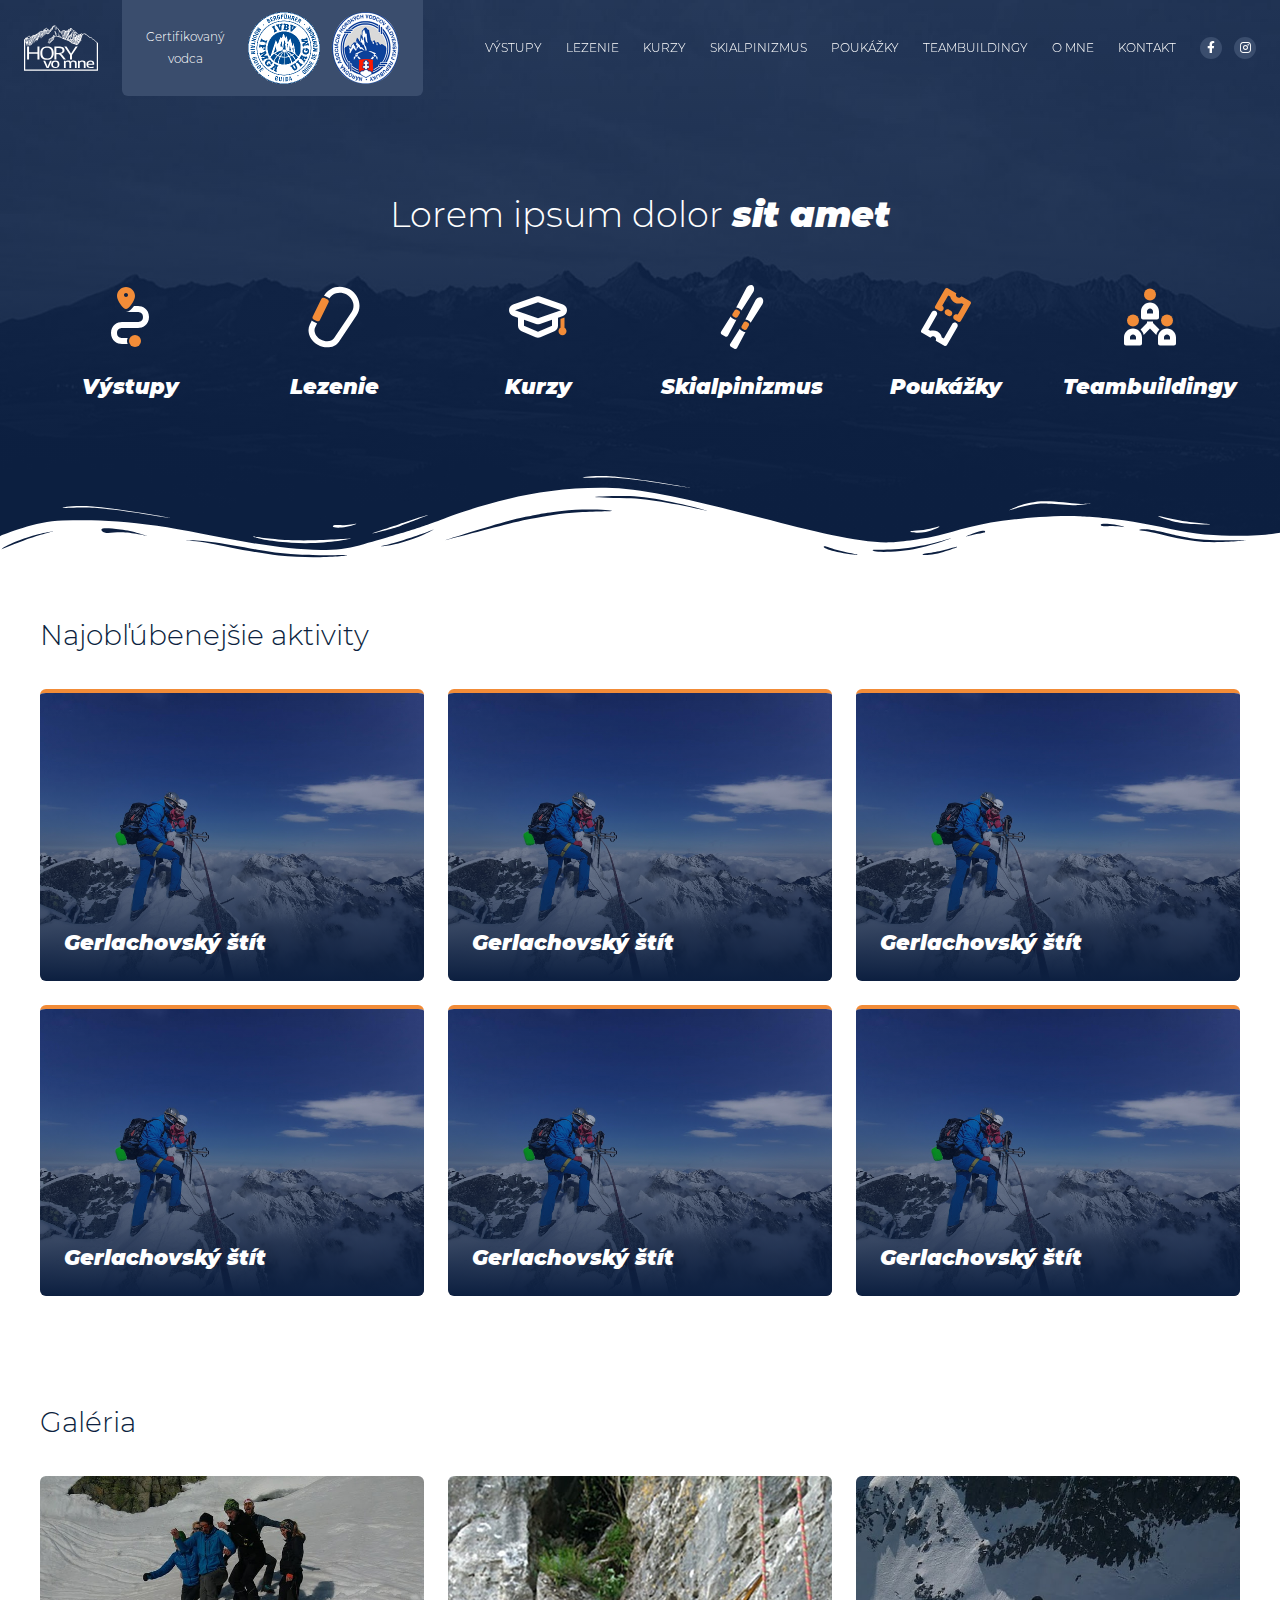
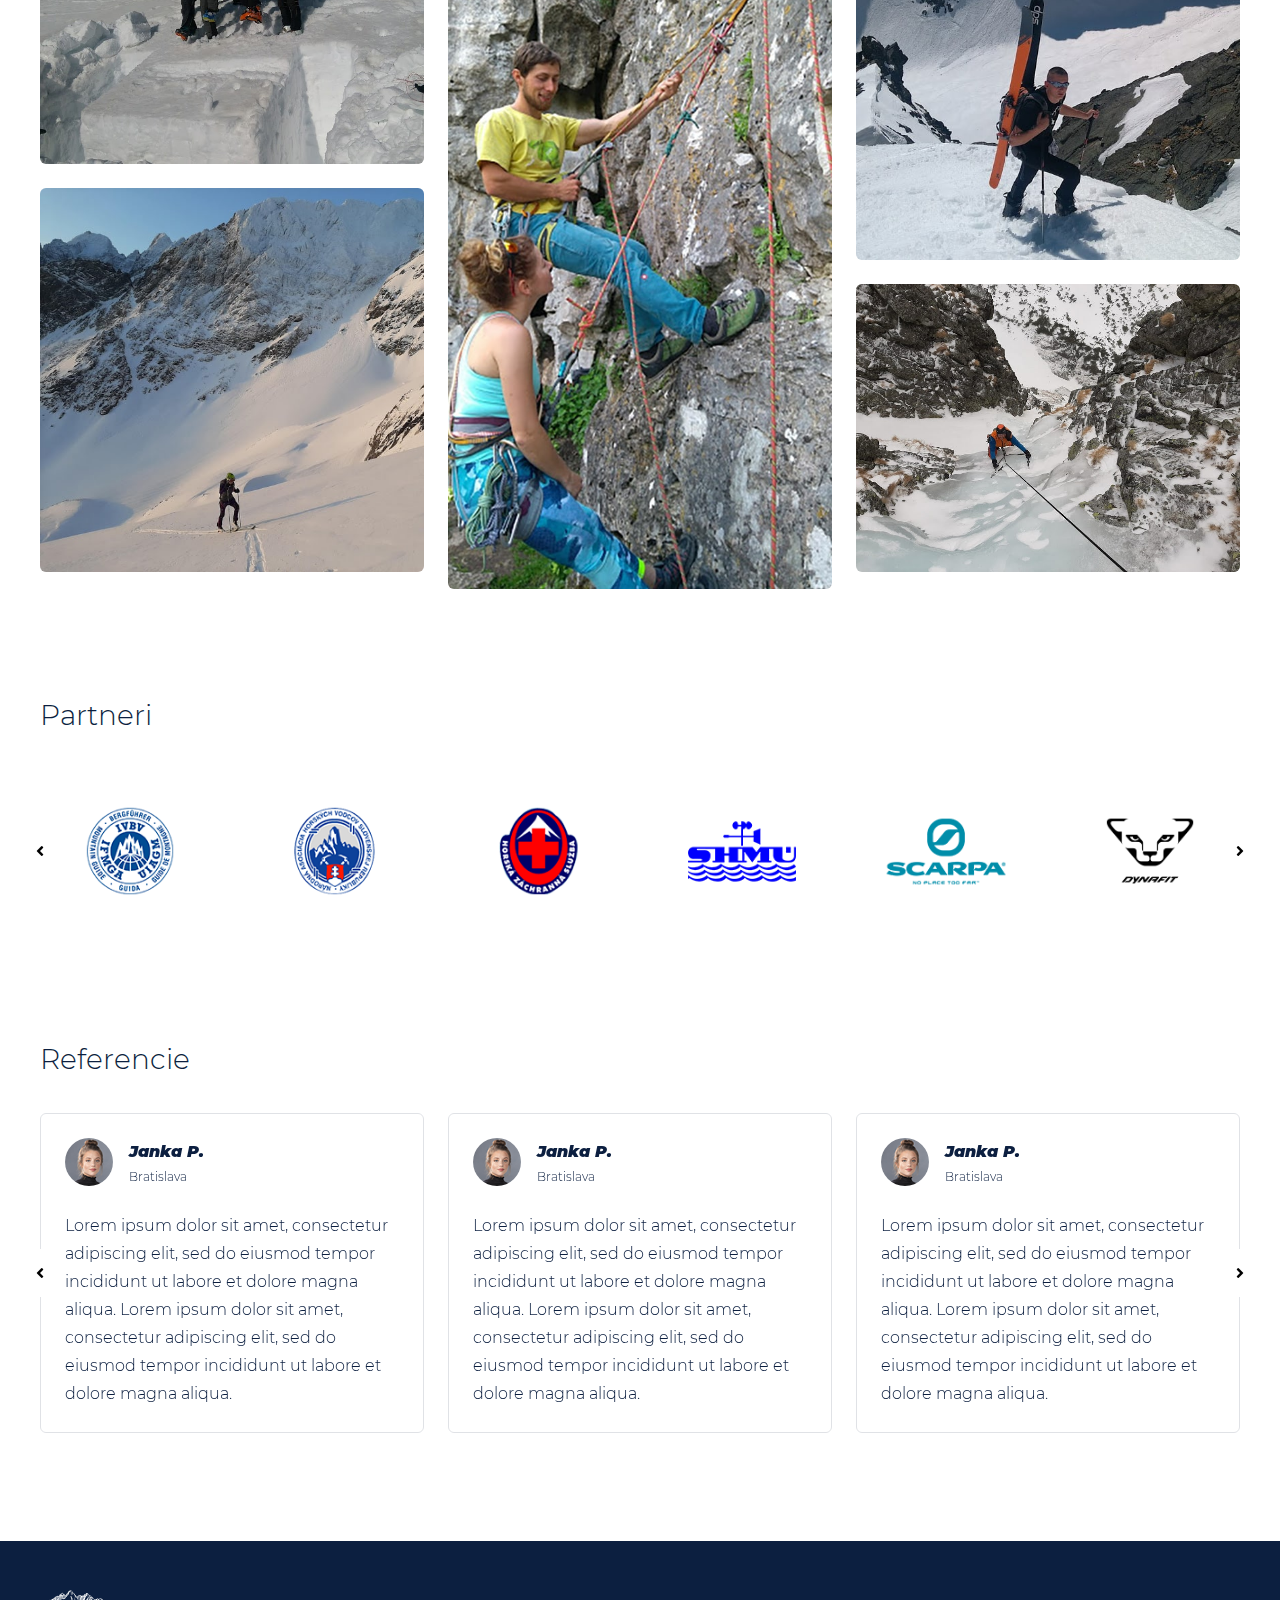
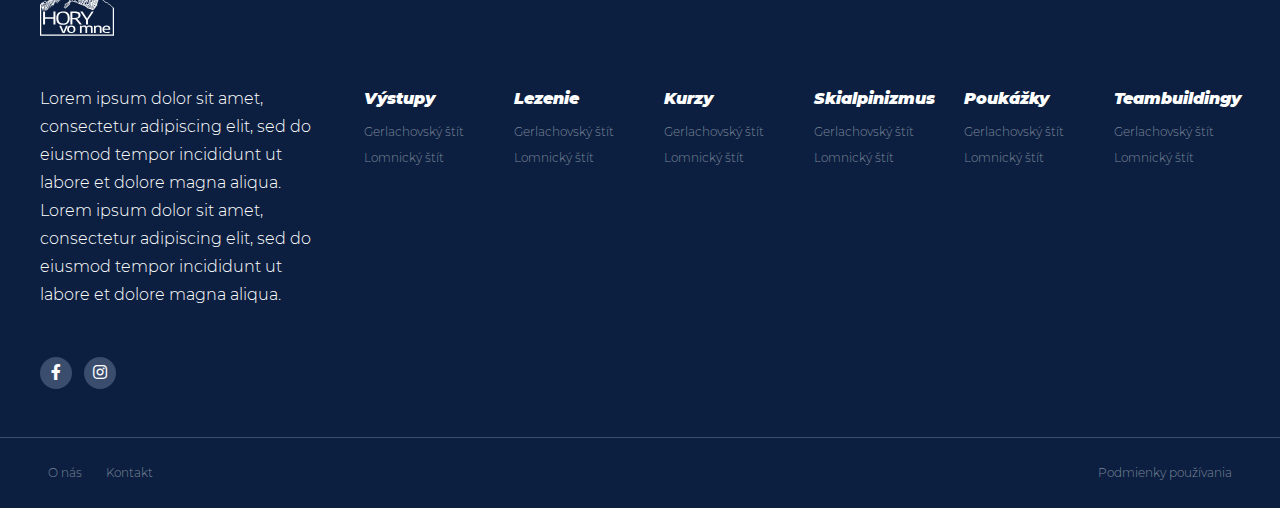
<file: index.html>
<!DOCTYPE html>
<html lang="sk">

<head>
    <meta charset="utf-8" />
    <meta name="viewport" content="width=device-width, initial-scale=1.0" />
    <meta http-equiv="X-UA-Compatible" content="IE=edge,chrome=1" />
    <meta name="HandheldFriendly" content="true" />
    <meta name="MobileOptimized" content="320" />
    <meta name="format-detection" content="telephone=no" />
    <meta name="format-detection" content="date=no" />
    <meta name="format-detection" content="address=no" />
    <meta name="format-detection" content="email=no" />

    <title>HORY vo mne</title>

	<link rel="stylesheet" href="assets/fonts/font-awesome/css/all.css" />
	
	<link rel="stylesheet" href="assets/css/montserrat.css" />
	<link rel="stylesheet" href="assets/css/reset.css" />
	<link rel="stylesheet" href="assets/css/slider.css" />
    <link rel="stylesheet" href="assets/css/layout.css" />
	<link rel="stylesheet" href="assets/css/utilities.css" />
    <link rel="stylesheet" href="assets/css/components.css" />
    <link rel="stylesheet" href="assets/css/typography.css" />
</head>

<body>
	<header class="header flexbox  flexbox__align-items-center transition">
		<div class="header__branding">
			<a href="index.html" class="branding branding--light">
				<img src="assets/images/logo--light.svg" alt="HoryVoMne.sk" class="branding__img" />
			</a>
			<a href="index.html" class="branding branding--dark">
				<img src="assets/images/logo--dark.svg" alt="HoryVoMne.sk" class="branding__img" />
			</a>
		</div>
		<div class="header__certificates">
			<div class="certificates transition">
				<span class="certificates__heading">Certifikovaný<br />vodca</span>
				<a href="#" class="certificate">
					<img src="assets/images/certificates/IVBV.png" alt="IVBV" class="certificate__img" />
				</a>
				<a href="#" class="certificate">
					<img src="assets/images/certificates/NAHVSR.png" alt="NAHVSR" class="certificate__img" />
				</a>
			</div>
		</div>
		<div class="header__navigation">
			<a href="#" class="navigation__trigger">
				<span class="transition">Menu</span>
				<span class="transition"></span>
				<span class="transition"></span>
				<span class="transition"></span>
			</a>
			<nav class="navigation" data-toggle="true">
				<ul class="navigation__menu">
					<li class="navigation__menu__item">
						<a href="vystupy.html" class="navigation__menu__anchor">Výstupy<i class="fas fa-angle-down"></i></a>
						<ul class="navigation__submenu" data-toggle="true">
							<li class="navigation__submenu__item"><a href="https://horyvomne.sk/vystupy/gerlachovsky-stit/" class="navigation__submenu__anchor">Gerlachovský štít</a></li>
							<li class="navigation__submenu__item"><a href="https://horyvomne.sk/vystupy/lomnicky-stit/" class="navigation__submenu__anchor">Lomnický štít</a></li>
							<li class="navigation__submenu__item"><a href="https://horyvomne.sk/vystupy/pysny-stit/" class="navigation__submenu__anchor">Pyšný štít</a></li>
							<li class="navigation__submenu__item"><a href="https://horyvomne.sk/vystupy/ladovy-stit/" class="navigation__submenu__anchor">Ľadový štít</a></li>
							<li class="navigation__submenu__item"><a href="https://horyvomne.sk/vystupy/vysoka/" class="navigation__submenu__anchor">Vysoká</a></li>
							<li class="navigation__submenu__item"><a href="https://horyvomne.sk/vystupy/bradavica/" class="navigation__submenu__anchor">Bradavica</a></li>
							<li class="navigation__submenu__item"><a href="https://horyvomne.sk/vystupy/satan/" class="navigation__submenu__anchor">Satan</a></li>
							<li class="navigation__submenu__item"><a href="https://horyvomne.sk/vystupy/kezmarske-stity/" class="navigation__submenu__anchor">Kežmarské štíty</a></li>
							<li class="navigation__submenu__item"><a href="https://horyvomne.sk/vystupy/ganek/" class="navigation__submenu__anchor">Ganek</a></li>
							<li class="navigation__submenu__item"><a href="https://horyvomne.sk/vystupy/siroka-veza/" class="navigation__submenu__anchor">Široká veža</a></li>
							<li class="navigation__submenu__item"><a href="https://horyvomne.sk/vystupy/prostredny-hrot/" class="navigation__submenu__anchor">Prostredný hrot</a></li>
							<li class="navigation__submenu__item"><a href="https://horyvomne.sk/vystupy/vysoke-tatry-s-horskym-vodcom/" class="navigation__submenu__anchor">Ďalšie vrcholy vo Vysokých Tatrách</a></li>
						</ul>
					</li>
					<li class="navigation__menu__item">
						<a href="#" class="navigation__menu__anchor">Lezenie<i class="fas fa-angle-down"></i></a>
						<ul class="navigation__submenu" data-toggle="true">
							<li class="navigation__submenu__item"><a href="gerlachovsky-stit.html" class="navigation__submenu__anchor">Gerlachovský štít</a></li>
							<li class="navigation__submenu__item"><a href="#" class="navigation__submenu__anchor">Lomnický štít</a></li>
							<li class="navigation__submenu__item"><a href="#" class="navigation__submenu__anchor">Žabí kôň</a></li>
						</ul>
					</li>
					<li class="navigation__menu__item">
						<a href="#" class="navigation__menu__anchor">Kurzy<i class="fas fa-angle-down"></i></a>
						<ul class="navigation__submenu" data-toggle="true">
							<li class="navigation__submenu__item"><a href="gerlachovsky-stit.html" class="navigation__submenu__anchor">Gerlachovský štít</a></li>
							<li class="navigation__submenu__item"><a href="#" class="navigation__submenu__anchor">Lomnický štít</a></li>
							<li class="navigation__submenu__item"><a href="#" class="navigation__submenu__anchor">Žabí kôň</a></li>
						</ul>
					</li>
					<li class="navigation__menu__item">
						<a href="#" class="navigation__menu__anchor">Skialpinizmus<i class="fas fa-angle-down"></i></a>
						<ul class="navigation__submenu" data-toggle="true">
							<li class="navigation__submenu__item"><a href="gerlachovsky-stit.html" class="navigation__submenu__anchor">Gerlachovský štít</a></li>
							<li class="navigation__submenu__item"><a href="#" class="navigation__submenu__anchor">Lomnický štít</a></li>
							<li class="navigation__submenu__item"><a href="#" class="navigation__submenu__anchor">Žabí kôň</a></li>
						</ul>
					</li>
					<li class="navigation__menu__item">
						<a href="poukazky.html" class="navigation__menu__anchor">Poukážky<i class="fas fa-angle-down"></i></a>
						<ul class="navigation__submenu" data-toggle="true">
							<li class="navigation__submenu__item"><a href="gerlachovsky-stit.html" class="navigation__submenu__anchor">Gerlachovský štít</a></li>
							<li class="navigation__submenu__item"><a href="#" class="navigation__submenu__anchor">Lomnický štít</a></li>
							<li class="navigation__submenu__item"><a href="#" class="navigation__submenu__anchor">Žabí kôň</a></li>
						</ul>
					</li>
					<li class="navigation__menu__item">
						<a href="#" class="navigation__menu__anchor">Teambuildingy<i class="fas fa-angle-down"></i></a>
						<ul class="navigation__submenu" data-toggle="true">
							<li class="navigation__submenu__item"><a href="gerlachovsky-stit.html" class="navigation__submenu__anchor">Gerlachovský štít</a></li>
							<li class="navigation__submenu__item"><a href="#" class="navigation__submenu__anchor">Lomnický štít</a></li>
							<li class="navigation__submenu__item"><a href="#" class="navigation__submenu__anchor">Žabí kôň</a></li>
						</ul>
					</li>
					<li class="navigation__menu__item"><a href="#" class="navigation__menu__anchor">O mne</a></li>
					<li class="navigation__menu__item"><a href="kontakt.html" class="navigation__menu__anchor">Kontakt</a></li>
				</ul>
				<ul class="navigation__icons flexbox flexbox__justify-center flexbox__align-items-center">
					<li class="navigation__icons__item"><a href="#" class="navigation__icons__anchor transition"><i class="fab fa-facebook-f"></i></a></li>
					<li class="navigation__icons__item"><a href="#" class="navigation__icons__anchor transition"><i class="fab fa-instagram"></i></a></li>
				</ul>
			</nav>
		</div>
	</header>
	
	<main class="content">
		<section class="hero hero--home">
			<div class="overlay"></div>
			<div class="shape shape--bottom">
				<svg xmlns="http://www.w3.org/2000/svg" viewBox="0 0 283.5 27.8" preserveAspectRatio="none">
					<path class="shape-fill" d="M283.5,9.7c0,0-7.3,4.3-14,4.6c-6.8,0.3-12.6,0-20.9-1.5c-11.3-2-33.1-10.1-44.7-5.7	s-12.1,4.6-18,7.4c-6.6,3.2-20,9.6-36.6,9.3C131.6,23.5,99.5,7.2,86.3,8c-1.4,0.1-6.6,0.8-10.5,2c-3.8,1.2-9.4,3.8-17,4.7	c-3.2,0.4-8.3,1.1-14.2,0.9c-1.5-0.1-6.3-0.4-12-1.6c-5.7-1.2-11-3.1-15.8-3.7C6.5,9.2,0,10.8,0,10.8V0h283.5V9.7z M260.8,11.3	c-0.7-1-2-0.4-4.3-0.4c-2.3,0-6.1-1.2-5.8-1.1c0.3,0.1,3.1,1.5,6,1.9C259.7,12.2,261.4,12.3,260.8,11.3z M242.4,8.6	c0,0-2.4-0.2-5.6-0.9c-3.2-0.8-10.3-2.8-15.1-3.5c-8.2-1.1-15.8,0-15.1,0.1c0.8,0.1,9.6-0.6,17.6,1.1c3.3,0.7,9.3,2.2,12.4,2.7	C239.9,8.7,242.4,8.6,242.4,8.6z M185.2,8.5c1.7-0.7-13.3,4.7-18.5,6.1c-2.1,0.6-6.2,1.6-10,2c-3.9,0.4-8.9,0.4-8.8,0.5	c0,0.2,5.8,0.8,11.2,0c5.4-0.8,5.2-1.1,7.6-1.6C170.5,14.7,183.5,9.2,185.2,8.5z M199.1,6.9c0.2,0-0.8-0.4-4.8,1.1	c-4,1.5-6.7,3.5-6.9,3.7c-0.2,0.1,3.5-1.8,6.6-3C197,7.5,199,6.9,199.1,6.9z M283,6c-0.1,0.1-1.9,1.1-4.8,2.5s-6.9,2.8-6.7,2.7	c0.2,0,3.5-0.6,7.4-2.5C282.8,6.8,283.1,5.9,283,6z M31.3,11.6c0.1-0.2-1.9-0.2-4.5-1.2s-5.4-1.6-7.8-2C15,7.6,7.3,8.5,7.7,8.6	C8,8.7,15.9,8.3,20.2,9.3c2.2,0.5,2.4,0.5,5.7,1.6S31.2,11.9,31.3,11.6z M73,9.2c0.4-0.1,3.5-1.6,8.4-2.6c4.9-1.1,8.9-0.5,8.9-0.8	c0-0.3-1-0.9-6.2-0.3S72.6,9.3,73,9.2z M71.6,6.7C71.8,6.8,75,5.4,77.3,5c2.3-0.3,1.9-0.5,1.9-0.6c0-0.1-1.1-0.2-2.7,0.2	C74.8,5.1,71.4,6.6,71.6,6.7z M93.6,4.4c0.1,0.2,3.5,0.8,5.6,1.8c2.1,1,1.8,0.6,1.9,0.5c0.1-0.1-0.8-0.8-2.4-1.3	C97.1,4.8,93.5,4.2,93.6,4.4z M65.4,11.1c-0.1,0.3,0.3,0.5,1.9-0.2s2.6-1.3,2.2-1.2s-0.9,0.4-2.5,0.8C65.3,10.9,65.5,10.8,65.4,11.1	z M34.5,12.4c-0.2,0,2.1,0.8,3.3,0.9c1.2,0.1,2,0.1,2-0.2c0-0.3-0.1-0.5-1.6-0.4C36.6,12.8,34.7,12.4,34.5,12.4z M152.2,21.1	c-0.1,0.1-2.4-0.3-7.5-0.3c-5,0-13.6-2.4-17.2-3.5c-3.6-1.1,10,3.9,16.5,4.1C150.5,21.6,152.3,21,152.2,21.1z"></path>
					<path class="shape-fill" d="M269.6,18c-0.1-0.1-4.6,0.3-7.2,0c-7.3-0.7-17-3.2-16.6-2.9c0.4,0.3,13.7,3.1,17,3.3	C267.7,18.8,269.7,18,269.6,18z"></path>
					<path class="shape-fill" d="M227.4,9.8c-0.2-0.1-4.5-1-9.5-1.2c-5-0.2-12.7,0.6-12.3,0.5c0.3-0.1,5.9-1.8,13.3-1.2	S227.6,9.9,227.4,9.8z"></path>
					<path class="shape-fill" d="M204.5,13.4c-0.1-0.1,2-1,3.2-1.1c1.2-0.1,2,0,2,0.3c0,0.3-0.1,0.5-1.6,0.4	C206.4,12.9,204.6,13.5,204.5,13.4z"></path>
					<path class="shape-fill" d="M201,10.6c0-0.1-4.4,1.2-6.3,2.2c-1.9,0.9-6.2,3.1-6.1,3.1c0.1,0.1,4.2-1.6,6.3-2.6	S201,10.7,201,10.6z"></path>
					<path class="shape-fill" d="M154.5,26.7c-0.1-0.1-4.6,0.3-7.2,0c-7.3-0.7-17-3.2-16.6-2.9c0.4,0.3,13.7,3.1,17,3.3	C152.6,27.5,154.6,26.8,154.5,26.7z"></path>
					<path class="shape-fill" d="M41.9,19.3c0,0,1.2-0.3,2.9-0.1c1.7,0.2,5.8,0.9,8.2,0.7c4.2-0.4,7.4-2.7,7-2.6	c-0.4,0-4.3,2.2-8.6,1.9c-1.8-0.1-5.1-0.5-6.7-0.4S41.9,19.3,41.9,19.3z"></path>
					<path class="shape-fill" d="M75.5,12.6c0.2,0.1,2-0.8,4.3-1.1c2.3-0.2,2.1-0.3,2.1-0.5c0-0.1-1.8-0.4-3.4,0	C76.9,11.5,75.3,12.5,75.5,12.6z"></path>
					<path class="shape-fill" d="M15.6,13.2c0-0.1,4.3,0,6.7,0.5c2.4,0.5,5,1.9,5,2c0,0.1-2.7-0.8-5.1-1.4	C19.9,13.7,15.7,13.3,15.6,13.2z"></path>
				</svg>
			</div>
			<div class="hero__content container">
				<h1 class="hero__heading">Lorem ipsum dolor <strong>sit&nbsp;amet</strong></h1>
				<ul class="icon__list icon__list--stacked">
					<li class="icon__list__item">
						<a href="vystupy.html" class="icon__list__anchor">
							<img src="assets/images/icons/vystupy.svg" alt="Výstupy" class="icon__list__icon transition" />
							<div class="icon__list__content">
								<strong class="icon__list__title">Výstupy</strong>
							</div>
						</a>
					</li>
					<li class="icon__list__item">
						<a href="#" class="icon__list__anchor">
							<img src="assets/images/icons/lezenie.svg" alt="Lezenie" class="icon__list__icon transition" />
							<div class="icon__list__content">
								<strong class="icon__list__title">Lezenie</strong>
							</div>
						</a>
					</li>
					<li class="icon__list__item">
						<a href="#" class="icon__list__anchor">
							<img src="assets/images/icons/kurzy.svg" alt="Kurzy" class="icon__list__icon transition" />
							<div class="icon__list__content">
								<strong class="icon__list__title">Kurzy</strong>
							</div>
						</a>
					</li>
					<li class="icon__list__item">
						<a href="#" class="icon__list__anchor">
							<img src="assets/images/icons/skialpinizmus.svg" alt="Skialpinizmus" class="icon__list__icon transition" />
							<div class="icon__list__content">
								<strong class="icon__list__title">Skialpinizmus</strong>
							</div>
						</a>
					</li>
					<li class="icon__list__item">
						<a href="#" class="icon__list__anchor">
							<img src="assets/images/icons/poukazky.svg" alt="Poukážky" class="icon__list__icon transition" />
							<div class="icon__list__content">
								<strong class="icon__list__title">Poukážky</strong>
							</div>
						</a>
					</li>
					<li class="icon__list__item">
						<a href="#" class="icon__list__anchor">
							<img src="assets/images/icons/teambuildingy.svg" alt="Teambuildingy" class="icon__list__icon transition" />
							<div class="icon__list__content">
								<strong class="icon__list__title">Teambuildingy</strong>
							</div>
						</a>
					</li>
				</ul>
			</div>
		</section>
		<section class="block">
			<div class="container">
				<h2>Najobľúbenejšie aktivity</h2>
				<ul class="product__list">
					<li class="product__list__item">
						<a href="#" class="product__list__anchor">
							<div class="overlay"></div>
							<img src="assets/images/products/gerlachovsky-stit.jpg" alt="Gerlachovský štít" class="product__list__image transition" />
							<div class="product__list__content">
								<strong class="product__list__title">Gerlachovský štít</strong>
							</div>
						</a>
					</li>
					<li class="product__list__item">
						<a href="#" class="product__list__anchor">
							<div class="overlay"></div>
							<img src="assets/images/products/gerlachovsky-stit.jpg" alt="Gerlachovský štít" class="product__list__image transition" />
							<div class="product__list__content">
								<strong class="product__list__title">Gerlachovský štít</strong>
							</div>
						</a>
					</li>
					<li class="product__list__item">
						<a href="#" class="product__list__anchor">
							<div class="overlay"></div>
							<img src="assets/images/products/gerlachovsky-stit.jpg" alt="Gerlachovský štít" class="product__list__image transition" />
							<div class="product__list__content">
								<strong class="product__list__title">Gerlachovský štít</strong>
							</div>
						</a>
					</li>
					<li class="product__list__item">
						<a href="#" class="product__list__anchor">
							<div class="overlay"></div>
							<img src="assets/images/products/gerlachovsky-stit.jpg" alt="Gerlachovský štít" class="product__list__image transition" />
							<div class="product__list__content">
								<strong class="product__list__title">Gerlachovský štít</strong>
							</div>
						</a>
					</li>
					<li class="product__list__item">
						<a href="#" class="product__list__anchor">
							<div class="overlay"></div>
							<img src="assets/images/products/gerlachovsky-stit.jpg" alt="Gerlachovský štít" class="product__list__image transition" />
							<div class="product__list__content">
								<strong class="product__list__title">Gerlachovský štít</strong>
							</div>
						</a>
					</li>
					<li class="product__list__item">
						<a href="#" class="product__list__anchor">
							<div class="overlay"></div>
							<img src="assets/images/products/gerlachovsky-stit.jpg" alt="Gerlachovský štít" class="product__list__image transition" />
							<div class="product__list__content">
								<strong class="product__list__title">Gerlachovský štít</strong>
							</div>
						</a>
					</li>
				</ul>
			</div>
		</section>
		<section class="block">
			<div class="container">
				<h2>Galéria</h2>
				<div class="gallery m-flexbox m-flexbox__wrap">
					<div class="gallery__column m-flexitem__grow-1">
						<img src="assets/images/gallery/01.jpg" alt="Obrázok" class="gallery__image" />
						<img src="assets/images/gallery/02.jpg" alt="Obrázok" class="gallery__image" />
					</div>
					<div class="gallery__column m-flexitem__grow-1">
						<img src="assets/images/gallery/03.jpg" alt="Obrázok" class="gallery__image" />
					</div>
					<div class="gallery__column m-flexitem__grow-1">
						<img src="assets/images/gallery/04.jpg" alt="Obrázok" class="gallery__image" />
						<img src="assets/images/gallery/05.jpg" alt="Obrázok" class="gallery__image" />
					</div>
				</div>
			</div>
		</section>
		<section class="block">
			<div class="container">
				<h2>Partneri</h2>
				<div class="splide partners">
					<div class="splide__track">
						<div class="splide__list">
							<div class="splide__slide partners__list__item">
								<img src="assets/images/partners/UIAGM.png" alt="UIAGM" class="partners__list__logo" />
							</div>
							<div class="splide__slide partners__list__item">
								<img src="assets/images/partners/NAHVSR.png" alt="NAHVSR" class="partners__list__logo" />
							</div>
							<div class="splide__slide partners__list__item">
								<img src="assets/images/partners/HSZ.png" alt="HSZ" class="partners__list__logo" />
							</div>
							<div class="splide__slide partners__list__item">
								<img src="assets/images/partners/SHMU.png" alt="SHMU" class="partners__list__logo" />
							</div>
							<div class="splide__slide partners__list__item">
								<img src="assets/images/partners/Scarpa.png" alt="Scarpa" class="partners__list__logo" />
							</div>
							<div class="splide__slide partners__list__item">
								<img src="assets/images/partners/Dynafit.png" alt="Dynafit" class="partners__list__logo" />
							</div>
							<div class="splide__slide partners__list__item">
								<img src="assets/images/partners/Ski-Trab.png" alt="Ski Trab" class="partners__list__logo" />
							</div>
							<div class="splide__slide partners__list__item">
								<img src="assets/images/partners/PETZL.png" alt="PETZL" class="partners__list__logo" />
							</div>
							<div class="splide__slide partners__list__item">
								<img src="assets/images/partners/CAMP.png" alt="CAMP" class="partners__list__logo" />
							</div>
							<div class="splide__slide partners__list__item">
								<img src="assets/images/partners/DLUGO-Reality.png" alt="DLUGO Reality" class="partners__list__logo" />
							</div>
						</div>
					</div>
				</div>
			</div>
		</section>
		<section class="block">
			<div class="container">
				<h2>Referencie</h2>
				<div class="splide testimonials">
					<div class="splide__track">
						<div class="splide__list">
							<div class="splide__slide testimonials__list__item">
								<div class="testimonial">
									<div class="testimonial__heading">
										<ul class="icon__list">
											<li class="icon__list__item">
												<div class="icon__list__anchor">
													<img src="assets/images/testimonials/jankaP.png" alt="Janka P." class="icon__list__icon transition" />
													<div class="icon__list__content">
														<strong class="icon__list__title">Janka P.</strong>
														<span class="icon__list__description">Bratislava</span>
													</div>
												</div>
											</li>
										</ul>
									</div>
									<div class="testimonial__content">
										<p>Lorem ipsum dolor sit amet, consectetur adipiscing elit, sed do eiusmod tempor incididunt ut labore et dolore magna aliqua. Lorem ipsum dolor sit amet, consectetur adipiscing elit, sed do eiusmod tempor incididunt ut labore et dolore magna aliqua.</p>
									</div>
								</div>
							</div>
							<div class="splide__slide testimonials__list__item">
								<div class="testimonial">
									<div class="testimonial__heading">
										<ul class="icon__list">
											<li class="icon__list__item">
												<div class="icon__list__anchor">
													<img src="assets/images/testimonials/jankaP.png" alt="Janka P." class="icon__list__icon transition" />
													<div class="icon__list__content">
														<strong class="icon__list__title">Janka P.</strong>
														<span class="icon__list__description">Bratislava</span>
													</div>
												</div>
											</li>
										</ul>
									</div>
									<div class="testimonial__content">
										<p>Lorem ipsum dolor sit amet, consectetur adipiscing elit, sed do eiusmod tempor incididunt ut labore et dolore magna aliqua. Lorem ipsum dolor sit amet, consectetur adipiscing elit, sed do eiusmod tempor incididunt ut labore et dolore magna aliqua.</p>
									</div>
								</div>
							</div>
							<div class="splide__slide testimonials__list__item">
								<div class="testimonial">
									<div class="testimonial__heading">
										<ul class="icon__list">
											<li class="icon__list__item">
												<div class="icon__list__anchor">
													<img src="assets/images/testimonials/jankaP.png" alt="Janka P." class="icon__list__icon transition" />
													<div class="icon__list__content">
														<strong class="icon__list__title">Janka P.</strong>
														<span class="icon__list__description">Bratislava</span>
													</div>
												</div>
											</li>
										</ul>
									</div>
									<div class="testimonial__content">
										<p>Lorem ipsum dolor sit amet, consectetur adipiscing elit, sed do eiusmod tempor incididunt ut labore et dolore magna aliqua. Lorem ipsum dolor sit amet, consectetur adipiscing elit, sed do eiusmod tempor incididunt ut labore et dolore magna aliqua.</p>
									</div>
								</div>
							</div>
							<div class="splide__slide testimonials__list__item">
								<div class="testimonial">
									<div class="testimonial__heading">
										<ul class="icon__list">
											<li class="icon__list__item">
												<div class="icon__list__anchor">
													<img src="assets/images/testimonials/jankaP.png" alt="Janka P." class="icon__list__icon transition" />
													<div class="icon__list__content">
														<strong class="icon__list__title">Janka P.</strong>
														<span class="icon__list__description">Bratislava</span>
													</div>
												</div>
											</li>
										</ul>
									</div>
									<div class="testimonial__content">
										<p>Lorem ipsum dolor sit amet, consectetur adipiscing elit, sed do eiusmod tempor incididunt ut labore et dolore magna aliqua. Lorem ipsum dolor sit amet, consectetur adipiscing elit, sed do eiusmod tempor incididunt ut labore et dolore magna aliqua.</p>
									</div>
								</div>
							</div>
						</div>
					</div>
				</div>
			</div>
		</section>
	</main>
	
	<footer class="footer">
		<div class="container l-flexbox l-flexbox__wrap">
			<div class="footer__branding">
				<a href="#" class="branding">
					<img src="assets/images/logo--light.svg" alt="HoryVoMne.sk" class="branding__img" />
				</a>
			</div>
			<div class="footer__info">
				<p class="footer__description">Lorem ipsum dolor sit amet, consectetur adipiscing elit, sed do eiusmod tempor incididunt ut labore et dolore magna aliqua. Lorem ipsum dolor sit amet, consectetur adipiscing elit, sed do eiusmod tempor incididunt ut labore et dolore magna aliqua.</p>
				<ul class="navigation__icons flexbox flexbox__align-items-center">
					<li class="navigation__icons__item"><a href="#" class="navigation__icons__anchor transition"><i class="fab fa-facebook-f"></i></a></li>
					<li class="navigation__icons__item"><a href="#" class="navigation__icons__anchor transition"><i class="fab fa-instagram"></i></a></li>
				</ul>
			</div>
			<div class="footer__navigation">
				<nav class="sitemap">
					<ul class="sitemap__list flexbox flexbox__wrap">
						<li class="sitemap__list__item flexitem__grow-1">
							<a href="#" class="sitemap__list__anchor"><strong>Výstupy</strong></a>
							<ul class="sitemap__sublist">
								<li class="sitemap__sublist__item"><a href="#" class="sitemap__sublist__anchor transition">Gerlachovský štít</a></li>
								<li class="sitemap__sublist__item"><a href="#" class="sitemap__sublist__anchor transition">Lomnický štít</a></li>
							</ul>
						</li>
						<li class="sitemap__list__item flexitem__grow-1">
							<a href="#" class="sitemap__list__anchor"><strong>Lezenie</strong></a>
							<ul class="sitemap__sublist">
								<li class="sitemap__sublist__item"><a href="#" class="sitemap__sublist__anchor transition">Gerlachovský štít</a></li>
								<li class="sitemap__sublist__item"><a href="#" class="sitemap__sublist__anchor transition">Lomnický štít</a></li>
							</ul>
						</li>
						<li class="sitemap__list__item flexitem__grow-1">
							<a href="#" class="sitemap__list__anchor"><strong>Kurzy</strong></a>
							<ul class="sitemap__sublist">
								<li class="sitemap__sublist__item"><a href="#" class="sitemap__sublist__anchor transition">Gerlachovský štít</a></li>
								<li class="sitemap__sublist__item"><a href="#" class="sitemap__sublist__anchor transition">Lomnický štít</a></li>
							</ul>
						</li>
						<li class="sitemap__list__item flexitem__grow-1">
							<a href="#" class="sitemap__list__anchor"><strong>Skialpinizmus</strong></a>
							<ul class="sitemap__sublist">
								<li class="sitemap__sublist__item"><a href="#" class="sitemap__sublist__anchor transition">Gerlachovský štít</a></li>
								<li class="sitemap__sublist__item"><a href="#" class="sitemap__sublist__anchor transition">Lomnický štít</a></li>
							</ul>
						</li>
						<li class="sitemap__list__item flexitem__grow-1">
							<a href="#" class="sitemap__list__anchor"><strong>Poukážky</strong></a>
							<ul class="sitemap__sublist">
								<li class="sitemap__sublist__item"><a href="#" class="sitemap__sublist__anchor transition">Gerlachovský štít</a></li>
								<li class="sitemap__sublist__item"><a href="#" class="sitemap__sublist__anchor transition">Lomnický štít</a></li>
							</ul>
						</li>
						<li class="sitemap__list__item flexitem__grow-1">
							<a href="#" class="sitemap__list__anchor"><strong>Teambuildingy</strong></a>
							<ul class="sitemap__sublist">
								<li class="sitemap__sublist__item"><a href="#" class="sitemap__sublist__anchor transition">Gerlachovský štít</a></li>
								<li class="sitemap__sublist__item"><a href="#" class="sitemap__sublist__anchor transition">Lomnický štít</a></li>
							</ul>
						</li>
					</ul>
				</nav>
			</div>
		</div>
	</footer>
	
	<div class="bottombar">
		<div class="container flexbox flexbox__justify-space-between">
			<div class="bottombar__navigation">
				<nav class="menu">
					<ul class="menu__list flexbox">
						<li class="menu__list__item"><a href="#" class="menu__list__anchor transition">O nás</a></li>
						<li class="menu__list__item"><a href="#" class="menu__list__anchor transition">Kontakt</a></li>
					</ul>
				</nav>
			</div>
			<div class="bottombar__links">
				<nav class="menu">
					<ul class="menu__list flexbox">
						<li class="menu__list__item"><a href="#" class="menu__list__anchor transition">Podmienky používania</a></li>
					</ul>
				</nav>
			</div>
		</div>
	</div>
	
	<script src="assets/js/JSslider.js"></script>
	<script src="assets/js/header.js"></script>
	<script src="assets/js/menu.js"></script>
	<script src="assets/js/sliders.js"></script>
</body>

</html>
</file>
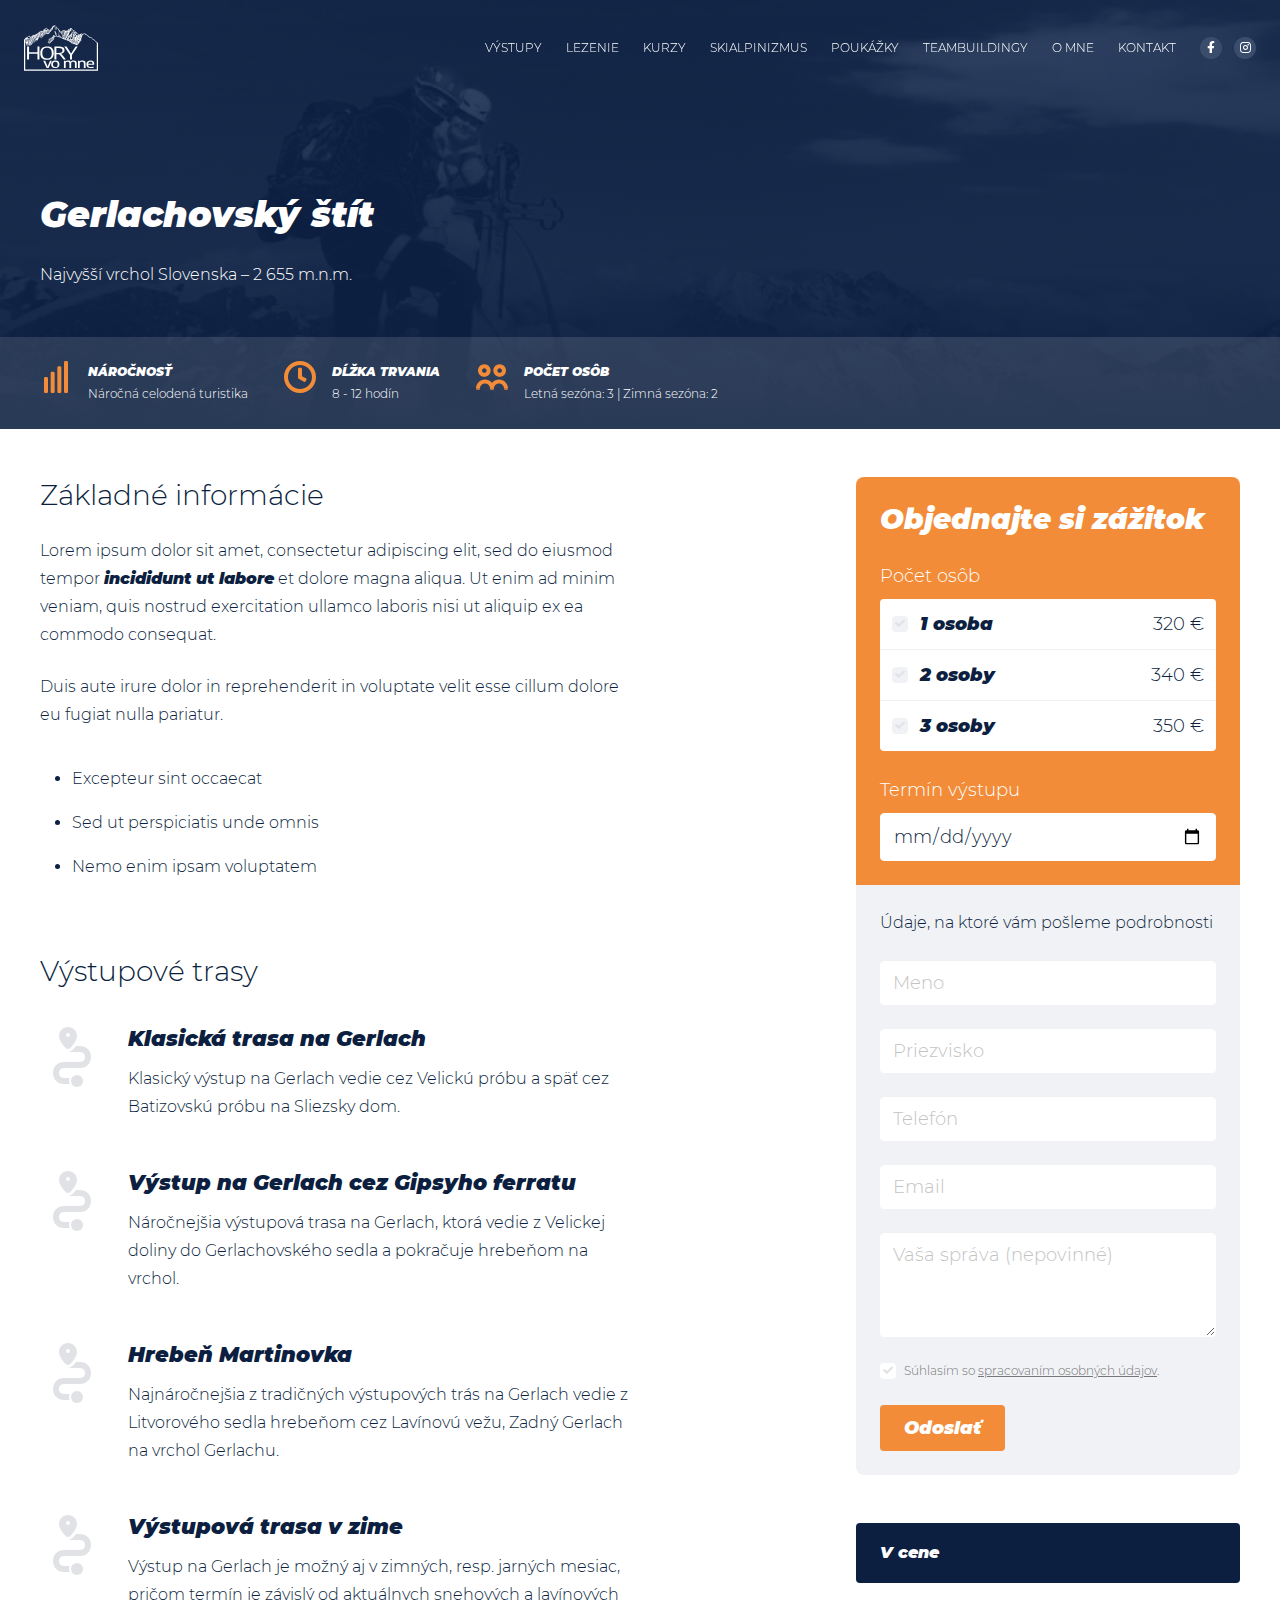
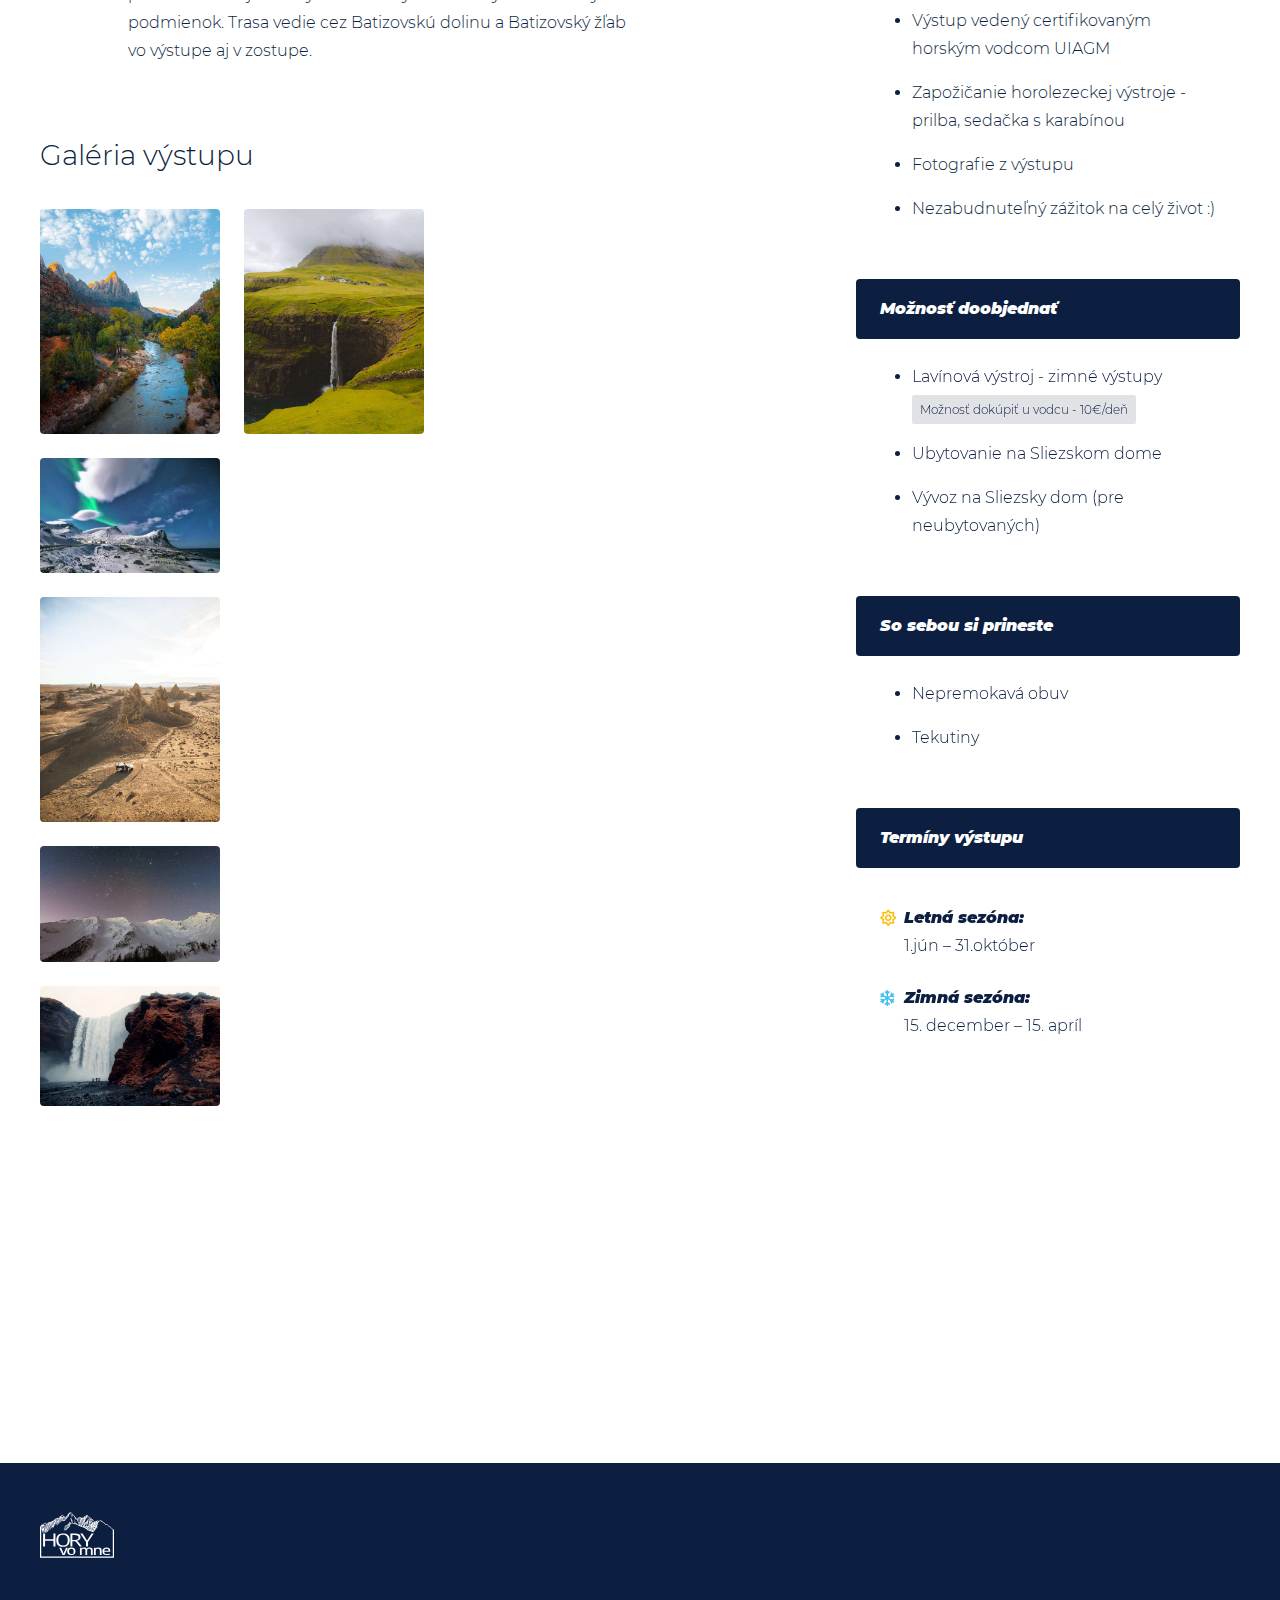
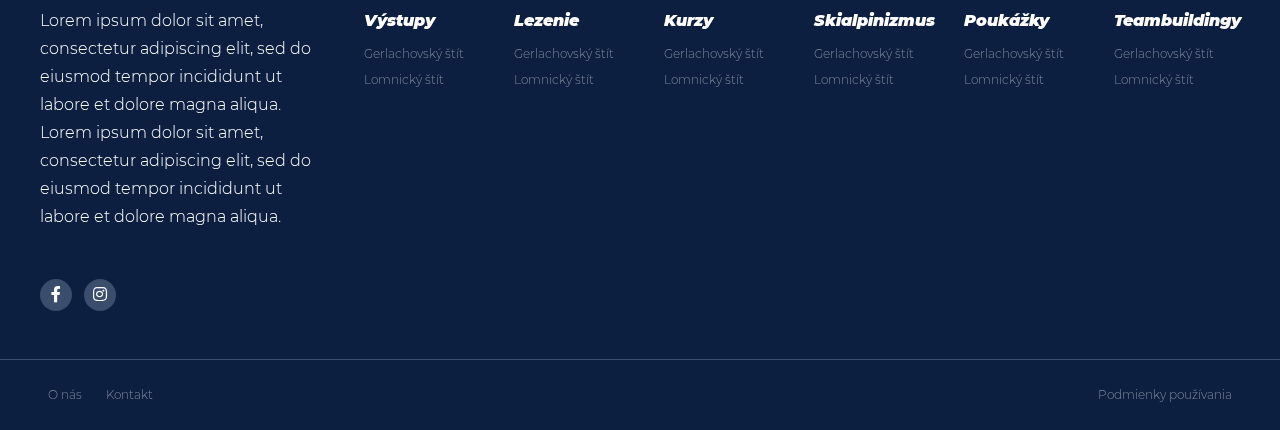
<file: gerlachovsky-stit.html>
<!DOCTYPE html>
<html lang="sk">

<head>
    <meta charset="utf-8" />
    <meta name="viewport" content="width=device-width, initial-scale=1.0" />
    <meta http-equiv="X-UA-Compatible" content="IE=edge,chrome=1" />
    <meta name="HandheldFriendly" content="true" />
    <meta name="MobileOptimized" content="320" />
    <meta name="format-detection" content="telephone=no" />
    <meta name="format-detection" content="date=no" />
    <meta name="format-detection" content="address=no" />
    <meta name="format-detection" content="email=no" />

    <title>HORY vo mne</title>

	<link rel="stylesheet" href="assets/fonts/font-awesome/css/all.css" />
	
	<link rel="stylesheet" href="assets/css/montserrat.css" />
	<link rel="stylesheet" href="assets/css/reset.css" />
	<link rel="stylesheet" href="assets/css/slider.css" />
    <link rel="stylesheet" href="assets/css/layout.css" />
	<link rel="stylesheet" href="assets/css/utilities.css" />
    <link rel="stylesheet" href="assets/css/components.css" />
    <link rel="stylesheet" href="assets/css/typography.css" />
</head>

<body>

	<svg xmlns="http://www.w3.org/2000/svg" class="svg-filters">
		<filter id="duotone__darkblue">
			<feColorMatrix type="matrix" result="grayscale"
			  values="1 0 0 0 0
					  1 0 0 0 0
					  1 0 0 0 0
						  0 0 0 1 0" />
			<feComponentTransfer color-interpolation-filters="sRGB" result="duotone__darkblue">
				<feFuncR type="table" tableValues="0.0470588235 0.2274509803"></feFuncR>
				<feFuncG type="table" tableValues="0.1215686274 0.3019607843"></feFuncG>
				<feFuncB type="table" tableValues="0.2509803921 0.4274509803"></feFuncB>
				<feFuncA type="table" tableValues="0 1"></feFuncA>
			</feComponentTransfer>
		</filter>
	</svg>

	<header class="header flexbox flexbox__justify-space-between flexbox__align-items-center transition">
		<div class="header__branding">
			<a href="index.html" class="branding branding--light">
				<img src="assets/images/logo--light.svg" alt="HoryVoMne.sk" class="branding__img" />
			</a>
			<a href="index.html" class="branding branding--dark">
				<img src="assets/images/logo--dark.svg" alt="HoryVoMne.sk" class="branding__img" />
			</a>
		</div>
		<div class="header__navigation">
			<a href="#" class="navigation__trigger">
				<span class="transition">Menu</span>
				<span class="transition"></span>
				<span class="transition"></span>
				<span class="transition"></span>
			</a>
			<nav class="navigation" data-toggle="true">
				<ul class="navigation__menu l-flexbox l-flexbox__align-items-center">
					<li class="navigation__menu__item">
						<a href="vystupy.html" class="navigation__menu__anchor">Výstupy<i class="fas fa-angle-down"></i></a>
						<ul class="navigation__submenu" data-toggle="true">
							<li class="navigation__submenu__item"><a href="gerlachovsky-stit.html" class="navigation__submenu__anchor">Gerlachovský štít</a></li>
							<li class="navigation__submenu__item"><a href="#" class="navigation__submenu__anchor">Lomnický štít</a></li>
							<li class="navigation__submenu__item"><a href="#" class="navigation__submenu__anchor">Žabí kôň</a></li>
						</ul>
					</li>
					<li class="navigation__menu__item">
						<a href="#" class="navigation__menu__anchor">Lezenie<i class="fas fa-angle-down"></i></a>
						<ul class="navigation__submenu" data-toggle="true">
							<li class="navigation__submenu__item"><a href="gerlachovsky-stit.html" class="navigation__submenu__anchor">Gerlachovský štít</a></li>
							<li class="navigation__submenu__item"><a href="#" class="navigation__submenu__anchor">Lomnický štít</a></li>
							<li class="navigation__submenu__item"><a href="#" class="navigation__submenu__anchor">Žabí kôň</a></li>
						</ul>
					</li>
					<li class="navigation__menu__item">
						<a href="#" class="navigation__menu__anchor">Kurzy<i class="fas fa-angle-down"></i></a>
						<ul class="navigation__submenu" data-toggle="true">
							<li class="navigation__submenu__item"><a href="gerlachovsky-stit.html" class="navigation__submenu__anchor">Gerlachovský štít</a></li>
							<li class="navigation__submenu__item"><a href="#" class="navigation__submenu__anchor">Lomnický štít</a></li>
							<li class="navigation__submenu__item"><a href="#" class="navigation__submenu__anchor">Žabí kôň</a></li>
						</ul>
					</li>
					<li class="navigation__menu__item">
						<a href="#" class="navigation__menu__anchor">Skialpinizmus<i class="fas fa-angle-down"></i></a>
						<ul class="navigation__submenu" data-toggle="true">
							<li class="navigation__submenu__item"><a href="gerlachovsky-stit.html" class="navigation__submenu__anchor">Gerlachovský štít</a></li>
							<li class="navigation__submenu__item"><a href="#" class="navigation__submenu__anchor">Lomnický štít</a></li>
							<li class="navigation__submenu__item"><a href="#" class="navigation__submenu__anchor">Žabí kôň</a></li>
						</ul>
					</li>
					<li class="navigation__menu__item">
						<a href="poukazky.html" class="navigation__menu__anchor">Poukážky<i class="fas fa-angle-down"></i></a>
						<ul class="navigation__submenu" data-toggle="true">
							<li class="navigation__submenu__item"><a href="gerlachovsky-stit.html" class="navigation__submenu__anchor">Gerlachovský štít</a></li>
							<li class="navigation__submenu__item"><a href="#" class="navigation__submenu__anchor">Lomnický štít</a></li>
							<li class="navigation__submenu__item"><a href="#" class="navigation__submenu__anchor">Žabí kôň</a></li>
						</ul>
					</li>
					<li class="navigation__menu__item">
						<a href="#" class="navigation__menu__anchor">Teambuildingy<i class="fas fa-angle-down"></i></a>
						<ul class="navigation__submenu" data-toggle="true">
							<li class="navigation__submenu__item"><a href="gerlachovsky-stit.html" class="navigation__submenu__anchor">Gerlachovský štít</a></li>
							<li class="navigation__submenu__item"><a href="#" class="navigation__submenu__anchor">Lomnický štít</a></li>
							<li class="navigation__submenu__item"><a href="#" class="navigation__submenu__anchor">Žabí kôň</a></li>
						</ul>
					</li>
					<li class="navigation__menu__item"><a href="#" class="navigation__menu__anchor">O mne</a></li>
					<li class="navigation__menu__item"><a href="kontakt.html" class="navigation__menu__anchor">Kontakt</a></li>
				</ul>
				<ul class="navigation__icons flexbox flexbox__justify-center flexbox__align-items-center">
					<li class="navigation__icons__item"><a href="#" class="navigation__icons__anchor transition"><i class="fab fa-facebook-f"></i></a></li>
					<li class="navigation__icons__item"><a href="#" class="navigation__icons__anchor transition"><i class="fab fa-instagram"></i></a></li>
				</ul>
			</nav>
		</div>
	</header>
	
	<main class="content">
		<section class="hero hero--product">
			<div class="hero__product__image" style="background-image: url(assets/images/products/gerlachovsky-stit.jpg);"></div>
			<div class="overlay"></div>
			<div class="hero__content container">
				<h1 class="hero__heading"><strong>Gerlachovský štít</strong></h1>
				<p class="hero__description">Najvyšší vrchol Slovenska – 2 655 m.n.m.</p>
			</div>
			<div class="details">
				<div class="hero__details container">
					<ul class="icon__list">
						<li class="icon__list__item">
							<div class="icon__list__anchor">
								<img src="assets/images/icons/narocnost.svg" alt="Náročnosť" class="icon__list__icon transition" />
								<div class="icon__list__content">
									<strong class="icon__list__caption">Náročnosť</strong>
									<span class="icon__list__title">Náročná celodená turistika</span>
								</div>
							</div>
						</li>
						<li class="icon__list__item">
							<div class="icon__list__anchor">
								<img src="assets/images/icons/dlzka-trvania.svg" alt="Dĺžka trvania" class="icon__list__icon transition" />
								<div class="icon__list__content">
									<strong class="icon__list__caption">Dĺžka trvania</strong>
									<span class="icon__list__title">8 - 12 hodín</span>
								</div>
							</div>
						</li>
						<li class="icon__list__item">
							<div class="icon__list__anchor">
								<img src="assets/images/icons/pocet-osob.svg" alt="Počet osôb" class="icon__list__icon transition" />
								<div class="icon__list__content">
									<strong class="icon__list__caption">Počet osôb</strong>
									<span class="icon__list__title">Letná sezóna: 3 | Zimná sezóna: 2</span>
								</div>
							</div>
						</li>
					</ul>
				</div>
			</div>
		</section>
		<section class="block">
			<div class="container">
				<div class="inner__section inner__section--two-col">
					<div class="product__info inner__section__column">
						<h2>Základné informácie</h2>
						<p>Lorem ipsum dolor sit amet, consectetur adipiscing elit, sed do eiusmod tempor <strong>incididunt ut labore</strong> et dolore magna aliqua. Ut enim ad minim veniam, quis nostrud exercitation ullamco laboris nisi ut aliquip ex ea commodo consequat.</p>
						<p>Duis aute irure dolor in reprehenderit in voluptate velit esse cillum dolore eu fugiat nulla pariatur.</p>
						<ul class="dot__list">
							<li>Excepteur sint occaecat</li>
							<li>Sed ut perspiciatis unde omnis</li>
							<li>Nemo enim ipsam voluptatem</li>
						</ul>
						<h2>Výstupové trasy</h2>
						<ul class="icon__list">
							<li class="icon__list__item">
								<div class="icon__list__anchor">
									<img src="assets/images/icons/vystupy_light.svg" alt="Výstupová trasa" class="icon__list__icon transition" />
									<div class="icon__list__content">
										<strong class="icon__list__title">Klasická trasa na Gerlach</strong>
										<span class="icon__list__description">Klasický výstup na Gerlach vedie cez Velickú próbu a späť cez Batizovskú próbu na Sliezsky dom.</span>
									</div>
								</div>
							</li>
							<li class="icon__list__item">
								<div class="icon__list__anchor">
									<img src="assets/images/icons/vystupy_light.svg" alt="Výstupová trasa" class="icon__list__icon transition" />
									<div class="icon__list__content">
										<strong class="icon__list__title">Výstup na Gerlach cez Gipsyho ferratu</strong>
										<span class="icon__list__description">Náročnejšia výstupová trasa na Gerlach, ktorá vedie z Velickej doliny do Gerlachovského sedla a pokračuje hrebeňom na vrchol.</span>
									</div>
								</div>
							</li>
							<li class="icon__list__item">
								<div class="icon__list__anchor">
									<img src="assets/images/icons/vystupy_light.svg" alt="Výstupová trasa" class="icon__list__icon transition" />
									<div class="icon__list__content">
										<strong class="icon__list__title">Hrebeň Martinovka</strong>
										<span class="icon__list__description">Najnáročnejšia z tradičných výstupových trás na Gerlach vedie z Litvorového sedla hrebeňom cez Lavínovú vežu, Zadný Gerlach na vrchol Gerlachu.</span>
									</div>
								</div>
							</li>
							<li class="icon__list__item">
								<div class="icon__list__anchor">
									<img src="assets/images/icons/vystupy_light.svg" alt="Výstupová trasa" class="icon__list__icon transition" />
									<div class="icon__list__content">
										<strong class="icon__list__title">Výstupová trasa v zime</strong>
										<span class="icon__list__description">Výstup na Gerlach je možný aj v zimných, resp. jarných mesiac, pričom termín je závislý od aktuálnych snehových a lavínových podmienok. Trasa vedie cez Batizovskú dolinu a Batizovský žľab vo výstupe aj v zostupe.</span>
									</div>
								</div>
							</li>
						</ul>
						<h2>Galéria výstupu</h2>
						<div class="product__gallery">
							<img src="assets/images/product-gallery/01.jpg" alt=" " class="product__gallery__item" />
							<img src="assets/images/product-gallery/02.jpg" alt=" " class="product__gallery__item" />
							<img src="assets/images/product-gallery/03.jpg" alt=" " class="product__gallery__item" />
							<img src="assets/images/product-gallery/04.jpg" alt=" " class="product__gallery__item" />
							<img src="assets/images/product-gallery/05.jpg" alt=" " class="product__gallery__item" />
							<img src="assets/images/product-gallery/06.jpg" alt=" " class="product__gallery__item" />
						</div>
					</div>
					<div class="product__form inner__section__column">
						<form class="form">
							<div class="form__block form__block--orange">
								<div class="form__group">
									<h2 class="form__title"><strong>Objednajte si zážitok</strong></h2>
								</div>
								<div class="form__group">
									<label class="form__label">Počet osôb</label>
									<div class="form__control">
										<label class="form__option">
											<input type="radio" name="pocet_osob" class="form__option__input" />
											<span class="form__option__radio transition">
												<i class="fas fa-check"></i>
											</span>
											<div class="form__option__content transition">
												<strong class="form__option__title">1&nbsp;osoba</strong>
												<span class="form__option__price">320&nbsp;€</span>
											</div>
										</label>
										<label class="form__option">
											<input type="radio" name="pocet_osob" class="form__option__input" />
											<span class="form__option__radio transition">
												<i class="fas fa-check"></i>
											</span>
											<div class="form__option__content transition">
												<strong class="form__option__title">2&nbsp;osoby</strong>
												<span class="form__option__price">340&nbsp;€</span>
											</div>
										</label>
										<label class="form__option">
											<input type="radio" name="pocet_osob" class="form__option__input" />
											<span class="form__option__radio transition">
												<i class="fas fa-check"></i>
											</span>
											<div class="form__option__content transition">
												<strong class="form__option__title">3&nbsp;osoby</strong>
												<span class="form__option__price">350&nbsp;€</span>
											</div>
										</label>
									</div>
								</div>
								<div class="form__group">
									<label class="form__label">Termín výstupu</label>
									<div class="form__control">
										<input type="date" class="form__element transition" />
									</div>
								</div>
							</div>
							<div class="form__block form__block--grey">
								<div class="form__group">
									<p class="form__title">Údaje, na ktoré vám pošleme podrobnosti</p>
								</div>
								<div class="form__group form__group--half">
									<div class="form__control">
										<input type="text" class="form__element transition" placeholder="Meno" />
									</div>
								</div>
								<div class="form__group form__group--half">
									<div class="form__control">
										<input type="text" class="form__element transition" placeholder="Priezvisko" />
									</div>
								</div>
								<div class="form__group form__group--half">
									<div class="form__control">
										<input type="text" class="form__element transition" placeholder="Telefón" />
									</div>
								</div>
								<div class="form__group form__group--half">
									<div class="form__control">
										<input type="text" class="form__element transition" placeholder="Email" />
									</div>
								</div>
								<div class="form__group">
									<div class="form__control">
										<textarea class="form__element transition" placeholder="Vaša správa (nepovinné)" rows="3"></textarea>
									</div>
								</div>
								<div class="form__group">
									<div class="form__control">
										<label class="form__consent">
											<input type="checkbox" class="form__consent__input" />
											<span class="form__consent__checkmark transition">
												<i class="fas fa-check"></i>
											</span>
											<span class="form__consent__content">Súhlasím so <a href="#" class="open__popup" data-popup="osobne-udaje__popup">spracovaním osobných údajov</a>.</span>
										</label>
									</div>
								</div>
								<div class="form__group">
									<div class="form__control">
										<button class="form__submit transition">Odoslať</button>
									</div>
								</div>
							</div>
						</form>
						<table class="sticky__header full__width">
							<tr>
								<th>
									<strong>V cene</strong>
								</th>
							</tr>
							<tr>
								<td>
									<ul class="dot__list">
										<li>Výstup vedený certifikovaným horským vodcom UIAGM</li>
										<li>Zapožičanie horolezeckej výstroje - prilba, sedačka s karabínou</li>
										<li>Fotografie z výstupu</li>
										<li>Nezabudnuteľný zážitok na celý život :)</li>
									</ul>
								</td>
							</tr>
						</table>
						<table class="sticky__header full__width">
							<tr>
								<th>
									<strong>Možnosť doobjednať</strong>
								</th>
							</tr>
							<tr>
								<td>
									<ul class="dot__list">
										<li>Lavínová výstroj - zimné výstupy <span class="bubble">Možnosť dokúpiť u vodcu - 10€/deň</span></li>
										<li>Ubytovanie na Sliezskom dome</li>
										<li>Vývoz na Sliezsky dom (pre neubytovaných)</li>
									</ul>
								</td>
							</tr>
						</table>
						<table class="sticky__header full__width">
							<tr>
								<th>
									<strong>So sebou si prineste</strong>
								</th>
							</tr>
							<tr>
								<td>
									<ul class="dot__list">
										<li>Nepremokavá obuv</li>
										<li>Tekutiny</li>
									</ul>
								</td>
							</tr>
						</table>
						<table class="sticky__header full__width">
							<tr>
								<th>
									<strong>Termíny výstupu</strong>
								</th>
							</tr>
							<tr>
								<td>
									<ul class="icon__list">
										<li class="icon__list__item">
											<div class="icon__list__anchor">
												<i class="icon__list__icon icon__list__icon--yellow far fa-sun"></i>
												<div class="icon__list__content">
													<strong class="icon__list__title">Letná sezóna:</strong>
													<span class="icon__list__description">1.jún – 31.október</span>
												</div>
											</div>
										</li>
										<li class="icon__list__item">
											<div class="icon__list__anchor">
												<i class="icon__list__icon icon__list__icon--blue far fa-snowflake"></i>
												<div class="icon__list__content">
													<strong class="icon__list__title">Zimná sezóna:</strong>
													<span class="icon__list__description">15. december – 15. apríl</span>
												</div>
											</div>
										</li>
									</ul>
								</td>
							</tr>
						</table>
					</div>
				</div>
			</div>
		</section>
	</main>
	
	<footer class="footer">
		<div class="container l-flexbox l-flexbox__wrap">
			<div class="footer__branding">
				<a href="#" class="branding">
					<img src="assets/images/logo--light.svg" alt="HoryVoMne.sk" class="branding__img" />
				</a>
			</div>
			<div class="footer__info">
				<p class="footer__description">Lorem ipsum dolor sit amet, consectetur adipiscing elit, sed do eiusmod tempor incididunt ut labore et dolore magna aliqua. Lorem ipsum dolor sit amet, consectetur adipiscing elit, sed do eiusmod tempor incididunt ut labore et dolore magna aliqua.</p>
				<ul class="navigation__icons flexbox flexbox__align-items-center">
					<li class="navigation__icons__item"><a href="#" class="navigation__icons__anchor transition"><i class="fab fa-facebook-f"></i></a></li>
					<li class="navigation__icons__item"><a href="#" class="navigation__icons__anchor transition"><i class="fab fa-instagram"></i></a></li>
				</ul>
			</div>
			<div class="footer__navigation">
				<nav class="sitemap">
					<ul class="sitemap__list flexbox flexbox__wrap">
						<li class="sitemap__list__item flexitem__grow-1">
							<a href="#" class="sitemap__list__anchor"><strong>Výstupy</strong></a>
							<ul class="sitemap__sublist">
								<li class="sitemap__sublist__item"><a href="#" class="sitemap__sublist__anchor transition">Gerlachovský štít</a></li>
								<li class="sitemap__sublist__item"><a href="#" class="sitemap__sublist__anchor transition">Lomnický štít</a></li>
							</ul>
						</li>
						<li class="sitemap__list__item flexitem__grow-1">
							<a href="#" class="sitemap__list__anchor"><strong>Lezenie</strong></a>
							<ul class="sitemap__sublist">
								<li class="sitemap__sublist__item"><a href="#" class="sitemap__sublist__anchor transition">Gerlachovský štít</a></li>
								<li class="sitemap__sublist__item"><a href="#" class="sitemap__sublist__anchor transition">Lomnický štít</a></li>
							</ul>
						</li>
						<li class="sitemap__list__item flexitem__grow-1">
							<a href="#" class="sitemap__list__anchor"><strong>Kurzy</strong></a>
							<ul class="sitemap__sublist">
								<li class="sitemap__sublist__item"><a href="#" class="sitemap__sublist__anchor transition">Gerlachovský štít</a></li>
								<li class="sitemap__sublist__item"><a href="#" class="sitemap__sublist__anchor transition">Lomnický štít</a></li>
							</ul>
						</li>
						<li class="sitemap__list__item flexitem__grow-1">
							<a href="#" class="sitemap__list__anchor"><strong>Skialpinizmus</strong></a>
							<ul class="sitemap__sublist">
								<li class="sitemap__sublist__item"><a href="#" class="sitemap__sublist__anchor transition">Gerlachovský štít</a></li>
								<li class="sitemap__sublist__item"><a href="#" class="sitemap__sublist__anchor transition">Lomnický štít</a></li>
							</ul>
						</li>
						<li class="sitemap__list__item flexitem__grow-1">
							<a href="#" class="sitemap__list__anchor"><strong>Poukážky</strong></a>
							<ul class="sitemap__sublist">
								<li class="sitemap__sublist__item"><a href="#" class="sitemap__sublist__anchor transition">Gerlachovský štít</a></li>
								<li class="sitemap__sublist__item"><a href="#" class="sitemap__sublist__anchor transition">Lomnický štít</a></li>
							</ul>
						</li>
						<li class="sitemap__list__item flexitem__grow-1">
							<a href="#" class="sitemap__list__anchor"><strong>Teambuildingy</strong></a>
							<ul class="sitemap__sublist">
								<li class="sitemap__sublist__item"><a href="#" class="sitemap__sublist__anchor transition">Gerlachovský štít</a></li>
								<li class="sitemap__sublist__item"><a href="#" class="sitemap__sublist__anchor transition">Lomnický štít</a></li>
							</ul>
						</li>
					</ul>
				</nav>
			</div>
		</div>
	</footer>
	
	<div class="bottombar">
		<div class="container flexbox flexbox__justify-space-between">
			<div class="bottombar__navigation">
				<nav class="menu">
					<ul class="menu__list flexbox">
						<li class="menu__list__item"><a href="#" class="menu__list__anchor transition">O nás</a></li>
						<li class="menu__list__item"><a href="#" class="menu__list__anchor transition">Kontakt</a></li>
					</ul>
				</nav>
			</div>
			<div class="bottombar__links">
				<nav class="menu">
					<ul class="menu__list flexbox">
						<li class="menu__list__item"><a href="#" class="menu__list__anchor transition">Podmienky používania</a></li>
					</ul>
				</nav>
			</div>
		</div>
	</div>
	
	<div class="popup" id="osobne-udaje__popup" data-toggle="true">
		<div class="popup__container">
			<div class="popup__header">
				<a href="#" class="popup__close"><i class="fas fa-times"></i></a>
				<p class="popup__title"><strong>Spracovanie osobných údajov</strong></p>
			</div>
			<div class="popup__content">
				<p>Vaše údaje zadané do kontaktného formulára budú odoslané konkrétnemu predajcovi. Vaše údaje zadané do kontaktného formulára budú odoslané konkrétnemu predajcovi. Vaše údaje zadané do kontaktného formulára budú odoslané konkrétnemu predajcovi. Vaše údaje zadané do kontaktného formulára budú odoslané konkrétnemu predajcovi. Vaše údaje zadané do kontaktného formulára budú odoslané konkrétnemu predajcovi. Vaše údaje zadané do kontaktného formulára budú odoslané konkrétnemu predajcovi. Vaše údaje zadané do kontaktného formulára budú odoslané konkrétnemu predajcovi. Vaše údaje zadané do kontaktného formulára budú odoslané konkrétnemu predajcovi.</p>
			</div>
		</div>
	</div>
	
	<script src="assets/js/JSslider.js"></script>
	<script src="assets/js/header.js"></script>
	<script src="assets/js/menu.js"></script>
	<script src="assets/js/sliders.js"></script>
	<script src="assets/js/popup.js"></script>
</body>

</html>
</file>
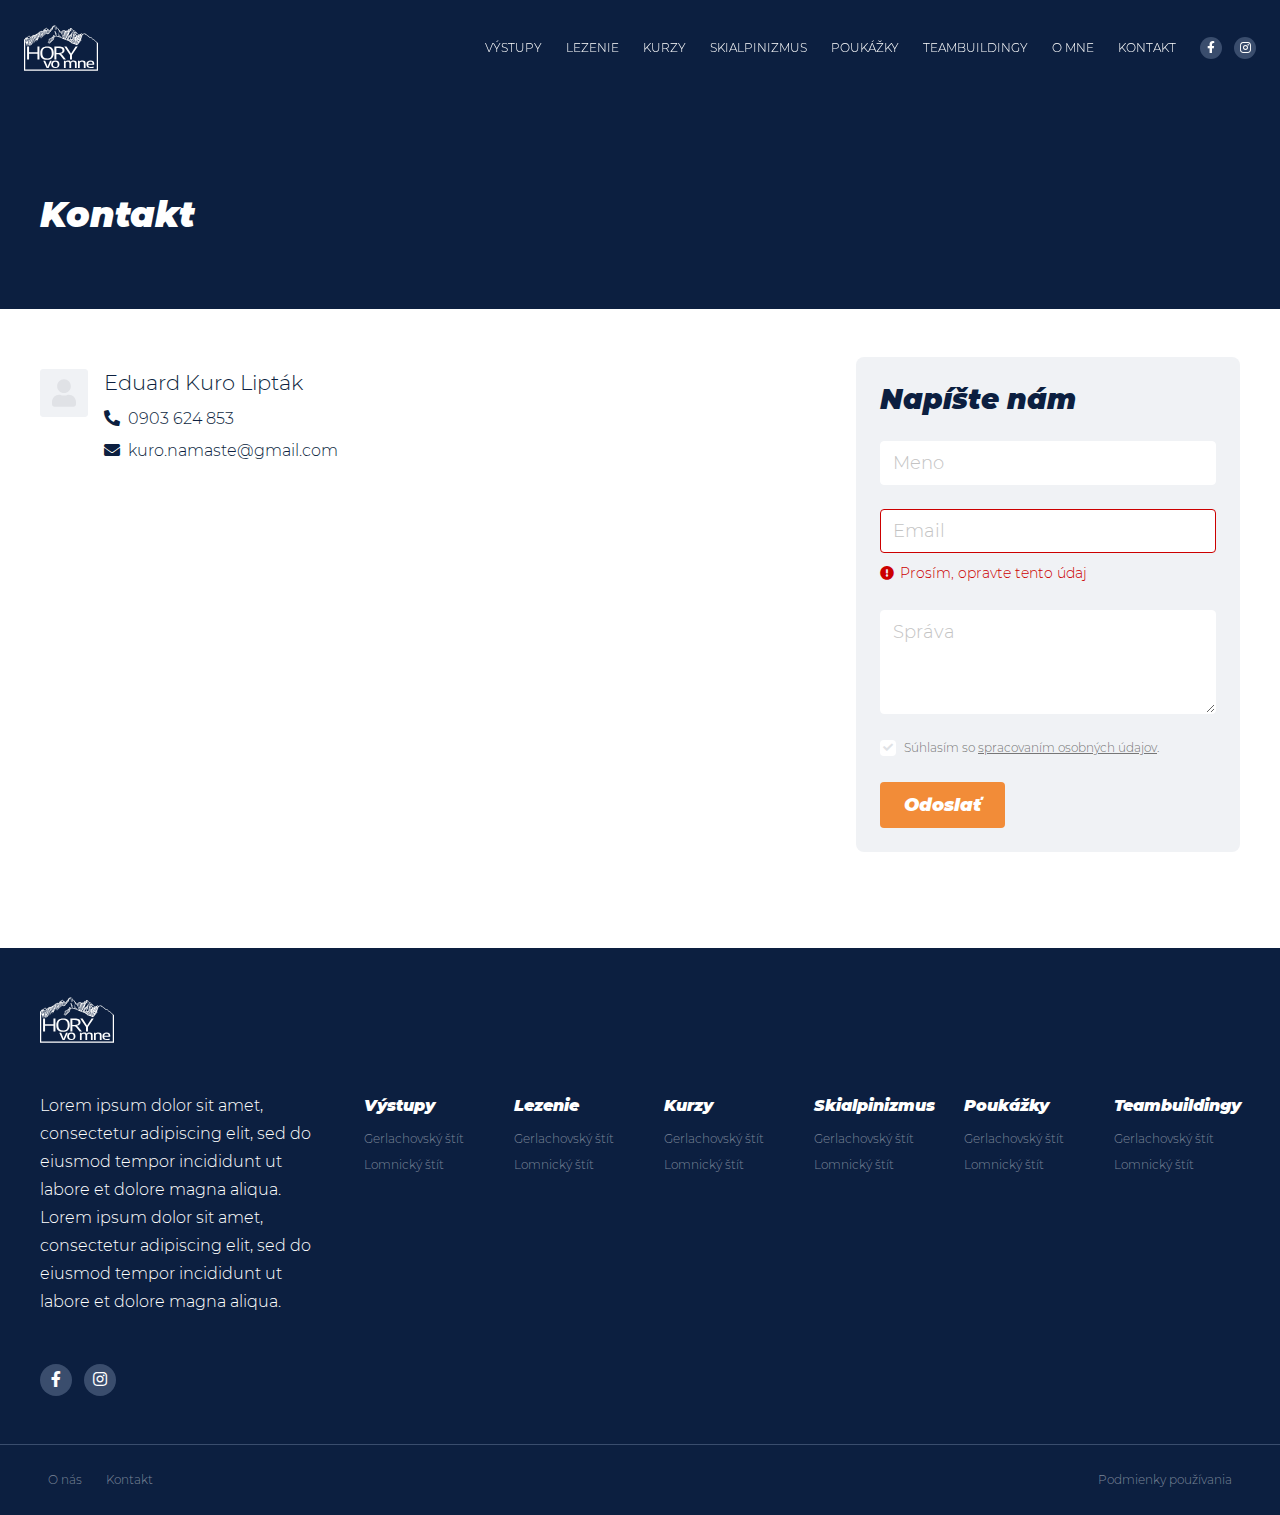
<file: kontakt.html>
<!DOCTYPE html>
<html lang="sk">

<head>
    <meta charset="utf-8" />
    <meta name="viewport" content="width=device-width, initial-scale=1.0" />
    <meta http-equiv="X-UA-Compatible" content="IE=edge,chrome=1" />
    <meta name="HandheldFriendly" content="true" />
    <meta name="MobileOptimized" content="320" />
    <meta name="format-detection" content="telephone=no" />
    <meta name="format-detection" content="date=no" />
    <meta name="format-detection" content="address=no" />
    <meta name="format-detection" content="email=no" />

    <title>HORY vo mne</title>

	<link rel="stylesheet" href="assets/fonts/font-awesome/css/all.css" />
	
	<link rel="stylesheet" href="assets/css/montserrat.css" />
	<link rel="stylesheet" href="assets/css/reset.css" />
	<link rel="stylesheet" href="assets/css/slider.css" />
    <link rel="stylesheet" href="assets/css/layout.css" />
	<link rel="stylesheet" href="assets/css/utilities.css" />
    <link rel="stylesheet" href="assets/css/components.css" />
    <link rel="stylesheet" href="assets/css/typography.css" />
</head>

<body>

	<header class="header flexbox flexbox__justify-space-between flexbox__align-items-center transition">
		<div class="header__branding">
			<a href="index.html" class="branding branding--light">
				<img src="assets/images/logo--light.svg" alt="HoryVoMne.sk" class="branding__img" />
			</a>
			<a href="index.html" class="branding branding--dark">
				<img src="assets/images/logo--dark.svg" alt="HoryVoMne.sk" class="branding__img" />
			</a>
		</div>
		<div class="header__navigation">
			<a href="#" class="navigation__trigger">
				<span class="transition">Menu</span>
				<span class="transition"></span>
				<span class="transition"></span>
				<span class="transition"></span>
			</a>
			<nav class="navigation" data-toggle="true">
				<ul class="navigation__menu l-flexbox l-flexbox__align-items-center">
					<li class="navigation__menu__item">
						<a href="vystupy.html" class="navigation__menu__anchor">Výstupy<i class="fas fa-angle-down"></i></a>
						<ul class="navigation__submenu" data-toggle="true">
							<li class="navigation__submenu__item"><a href="gerlachovsky-stit.html" class="navigation__submenu__anchor">Gerlachovský štít</a></li>
							<li class="navigation__submenu__item"><a href="#" class="navigation__submenu__anchor">Lomnický štít</a></li>
							<li class="navigation__submenu__item"><a href="#" class="navigation__submenu__anchor">Žabí kôň</a></li>
						</ul>
					</li>
					<li class="navigation__menu__item">
						<a href="#" class="navigation__menu__anchor">Lezenie<i class="fas fa-angle-down"></i></a>
						<ul class="navigation__submenu" data-toggle="true">
							<li class="navigation__submenu__item"><a href="gerlachovsky-stit.html" class="navigation__submenu__anchor">Gerlachovský štít</a></li>
							<li class="navigation__submenu__item"><a href="#" class="navigation__submenu__anchor">Lomnický štít</a></li>
							<li class="navigation__submenu__item"><a href="#" class="navigation__submenu__anchor">Žabí kôň</a></li>
						</ul>
					</li>
					<li class="navigation__menu__item">
						<a href="#" class="navigation__menu__anchor">Kurzy<i class="fas fa-angle-down"></i></a>
						<ul class="navigation__submenu" data-toggle="true">
							<li class="navigation__submenu__item"><a href="gerlachovsky-stit.html" class="navigation__submenu__anchor">Gerlachovský štít</a></li>
							<li class="navigation__submenu__item"><a href="#" class="navigation__submenu__anchor">Lomnický štít</a></li>
							<li class="navigation__submenu__item"><a href="#" class="navigation__submenu__anchor">Žabí kôň</a></li>
						</ul>
					</li>
					<li class="navigation__menu__item">
						<a href="#" class="navigation__menu__anchor">Skialpinizmus<i class="fas fa-angle-down"></i></a>
						<ul class="navigation__submenu" data-toggle="true">
							<li class="navigation__submenu__item"><a href="gerlachovsky-stit.html" class="navigation__submenu__anchor">Gerlachovský štít</a></li>
							<li class="navigation__submenu__item"><a href="#" class="navigation__submenu__anchor">Lomnický štít</a></li>
							<li class="navigation__submenu__item"><a href="#" class="navigation__submenu__anchor">Žabí kôň</a></li>
						</ul>
					</li>
					<li class="navigation__menu__item">
						<a href="poukazky.html" class="navigation__menu__anchor">Poukážky<i class="fas fa-angle-down"></i></a>
						<ul class="navigation__submenu" data-toggle="true">
							<li class="navigation__submenu__item"><a href="gerlachovsky-stit.html" class="navigation__submenu__anchor">Gerlachovský štít</a></li>
							<li class="navigation__submenu__item"><a href="#" class="navigation__submenu__anchor">Lomnický štít</a></li>
							<li class="navigation__submenu__item"><a href="#" class="navigation__submenu__anchor">Žabí kôň</a></li>
						</ul>
					</li>
					<li class="navigation__menu__item">
						<a href="#" class="navigation__menu__anchor">Teambuildingy<i class="fas fa-angle-down"></i></a>
						<ul class="navigation__submenu" data-toggle="true">
							<li class="navigation__submenu__item"><a href="gerlachovsky-stit.html" class="navigation__submenu__anchor">Gerlachovský štít</a></li>
							<li class="navigation__submenu__item"><a href="#" class="navigation__submenu__anchor">Lomnický štít</a></li>
							<li class="navigation__submenu__item"><a href="#" class="navigation__submenu__anchor">Žabí kôň</a></li>
						</ul>
					</li>
					<li class="navigation__menu__item"><a href="#" class="navigation__menu__anchor">O mne</a></li>
					<li class="navigation__menu__item"><a href="kontakt.html" class="navigation__menu__anchor">Kontakt</a></li>
				</ul>
				<ul class="navigation__icons flexbox flexbox__justify-center flexbox__align-items-center">
					<li class="navigation__icons__item"><a href="#" class="navigation__icons__anchor transition"><i class="fab fa-facebook-f"></i></a></li>
					<li class="navigation__icons__item"><a href="#" class="navigation__icons__anchor transition"><i class="fab fa-instagram"></i></a></li>
				</ul>
			</nav>
		</div>
	</header>
	
	<main class="content">
		<section class="hero hero--static">
			<div class="hero__content container">
				<h1 class="hero__heading"><strong>Kontakt</strong></h1>
			</div>
		</section>
		<section class="block">
			<div class="container">
				<div class="inner__section inner__section--two-col">
					<div class="contact__info inner__section__column">
						<ul class="icon__list">
							<li class="icon__list__item">
								<div class="icon__list__anchor">
									<img src="assets/images/icons/avatar.svg" alt="Eduard Kuro Lipták" class="icon__list__icon transition" />
									<div class="icon__list__content">
										<span class="icon__list__title">Eduard Kuro Lipták</span>
										<a href="#" class="icon__list__link"><i class="fas fa-phone-alt"></i>0903 624 853</a>
										<a href="#" class="icon__list__link"><i class="fas fa-envelope"></i>kuro.namaste@gmail.com</a>
									</div>
								</div>
							</li>
						</ul>
					</div>
					<div class="contact__form inner__section__column">
						<form class="form">
							<div class="form__block form__block--grey">
								<div class="form__group">
									<h2 class="form__title"><strong>Napíšte nám</strong></h2>
								</div>
								<div class="form__group">
									<div class="form__control">
										<input type="text" class="form__element transition" placeholder="Meno" />
									</div>
								</div>
								<div class="form__group">
									<div class="form__control">
										<input type="text" class="form__element error transition" placeholder="Email" />
										<span class="error__message"><i class="fas fa-exclamation-circle"></i>Prosím, opravte tento údaj</span>
									</div>
								</div>
								<div class="form__group">
									<div class="form__control">
										<textarea class="form__element transition" placeholder="Správa" rows="3"></textarea>
									</div>
								</div>
								<div class="form__group">
									<div class="form__control">
										<label class="form__consent">
											<input type="checkbox" class="form__consent__input" />
											<span class="form__consent__checkmark transition">
												<i class="fas fa-check"></i>
											</span>
											<span class="form__consent__content">Súhlasím so <a href="#" class="open__popup" data-popup="osobne-udaje__popup">spracovaním osobných údajov</a>.</span>
										</label>
									</div>
								</div>
								<div class="form__group">
									<div class="form__control">
										<button class="form__submit transition">Odoslať</button>
									</div>
								</div>
							</div>
						</form>
					</div>
				</div>
			</div>
		</section>
	</main>
	
	<footer class="footer">
		<div class="container l-flexbox l-flexbox__wrap">
			<div class="footer__branding">
				<a href="#" class="branding">
					<img src="assets/images/logo--light.svg" alt="HoryVoMne.sk" class="branding__img" />
				</a>
			</div>
			<div class="footer__info">
				<p class="footer__description">Lorem ipsum dolor sit amet, consectetur adipiscing elit, sed do eiusmod tempor incididunt ut labore et dolore magna aliqua. Lorem ipsum dolor sit amet, consectetur adipiscing elit, sed do eiusmod tempor incididunt ut labore et dolore magna aliqua.</p>
				<ul class="navigation__icons flexbox flexbox__align-items-center">
					<li class="navigation__icons__item"><a href="#" class="navigation__icons__anchor transition"><i class="fab fa-facebook-f"></i></a></li>
					<li class="navigation__icons__item"><a href="#" class="navigation__icons__anchor transition"><i class="fab fa-instagram"></i></a></li>
				</ul>
			</div>
			<div class="footer__navigation">
				<nav class="sitemap">
					<ul class="sitemap__list flexbox flexbox__wrap">
						<li class="sitemap__list__item flexitem__grow-1">
							<a href="#" class="sitemap__list__anchor"><strong>Výstupy</strong></a>
							<ul class="sitemap__sublist">
								<li class="sitemap__sublist__item"><a href="#" class="sitemap__sublist__anchor transition">Gerlachovský štít</a></li>
								<li class="sitemap__sublist__item"><a href="#" class="sitemap__sublist__anchor transition">Lomnický štít</a></li>
							</ul>
						</li>
						<li class="sitemap__list__item flexitem__grow-1">
							<a href="#" class="sitemap__list__anchor"><strong>Lezenie</strong></a>
							<ul class="sitemap__sublist">
								<li class="sitemap__sublist__item"><a href="#" class="sitemap__sublist__anchor transition">Gerlachovský štít</a></li>
								<li class="sitemap__sublist__item"><a href="#" class="sitemap__sublist__anchor transition">Lomnický štít</a></li>
							</ul>
						</li>
						<li class="sitemap__list__item flexitem__grow-1">
							<a href="#" class="sitemap__list__anchor"><strong>Kurzy</strong></a>
							<ul class="sitemap__sublist">
								<li class="sitemap__sublist__item"><a href="#" class="sitemap__sublist__anchor transition">Gerlachovský štít</a></li>
								<li class="sitemap__sublist__item"><a href="#" class="sitemap__sublist__anchor transition">Lomnický štít</a></li>
							</ul>
						</li>
						<li class="sitemap__list__item flexitem__grow-1">
							<a href="#" class="sitemap__list__anchor"><strong>Skialpinizmus</strong></a>
							<ul class="sitemap__sublist">
								<li class="sitemap__sublist__item"><a href="#" class="sitemap__sublist__anchor transition">Gerlachovský štít</a></li>
								<li class="sitemap__sublist__item"><a href="#" class="sitemap__sublist__anchor transition">Lomnický štít</a></li>
							</ul>
						</li>
						<li class="sitemap__list__item flexitem__grow-1">
							<a href="#" class="sitemap__list__anchor"><strong>Poukážky</strong></a>
							<ul class="sitemap__sublist">
								<li class="sitemap__sublist__item"><a href="#" class="sitemap__sublist__anchor transition">Gerlachovský štít</a></li>
								<li class="sitemap__sublist__item"><a href="#" class="sitemap__sublist__anchor transition">Lomnický štít</a></li>
							</ul>
						</li>
						<li class="sitemap__list__item flexitem__grow-1">
							<a href="#" class="sitemap__list__anchor"><strong>Teambuildingy</strong></a>
							<ul class="sitemap__sublist">
								<li class="sitemap__sublist__item"><a href="#" class="sitemap__sublist__anchor transition">Gerlachovský štít</a></li>
								<li class="sitemap__sublist__item"><a href="#" class="sitemap__sublist__anchor transition">Lomnický štít</a></li>
							</ul>
						</li>
					</ul>
				</nav>
			</div>
		</div>
	</footer>
	
	<div class="bottombar">
		<div class="container flexbox flexbox__justify-space-between">
			<div class="bottombar__navigation">
				<nav class="menu">
					<ul class="menu__list flexbox">
						<li class="menu__list__item"><a href="#" class="menu__list__anchor transition">O nás</a></li>
						<li class="menu__list__item"><a href="#" class="menu__list__anchor transition">Kontakt</a></li>
					</ul>
				</nav>
			</div>
			<div class="bottombar__links">
				<nav class="menu">
					<ul class="menu__list flexbox">
						<li class="menu__list__item"><a href="#" class="menu__list__anchor transition">Podmienky používania</a></li>
					</ul>
				</nav>
			</div>
		</div>
	</div>
	
	<div class="popup" id="osobne-udaje__popup" data-toggle="true">
		<div class="popup__container">
			<div class="popup__header">
				<a href="#" class="popup__close"><i class="fas fa-times"></i></a>
				<p class="popup__title"><strong>Spracovanie osobných údajov</strong></p>
			</div>
			<div class="popup__content">
				<p>Vaše údaje zadané do kontaktného formulára budú odoslané konkrétnemu predajcovi. Vaše údaje zadané do kontaktného formulára budú odoslané konkrétnemu predajcovi. Vaše údaje zadané do kontaktného formulára budú odoslané konkrétnemu predajcovi. Vaše údaje zadané do kontaktného formulára budú odoslané konkrétnemu predajcovi. Vaše údaje zadané do kontaktného formulára budú odoslané konkrétnemu predajcovi. Vaše údaje zadané do kontaktného formulára budú odoslané konkrétnemu predajcovi. Vaše údaje zadané do kontaktného formulára budú odoslané konkrétnemu predajcovi. Vaše údaje zadané do kontaktného formulára budú odoslané konkrétnemu predajcovi.</p>
			</div>
		</div>
	</div>
	
	<script src="assets/js/JSslider.js"></script>
	<script src="assets/js/header.js"></script>
	<script src="assets/js/menu.js"></script>
	<script src="assets/js/sliders.js"></script>
	<script src="assets/js/popup.js"></script>
</body>

</html>
</file>
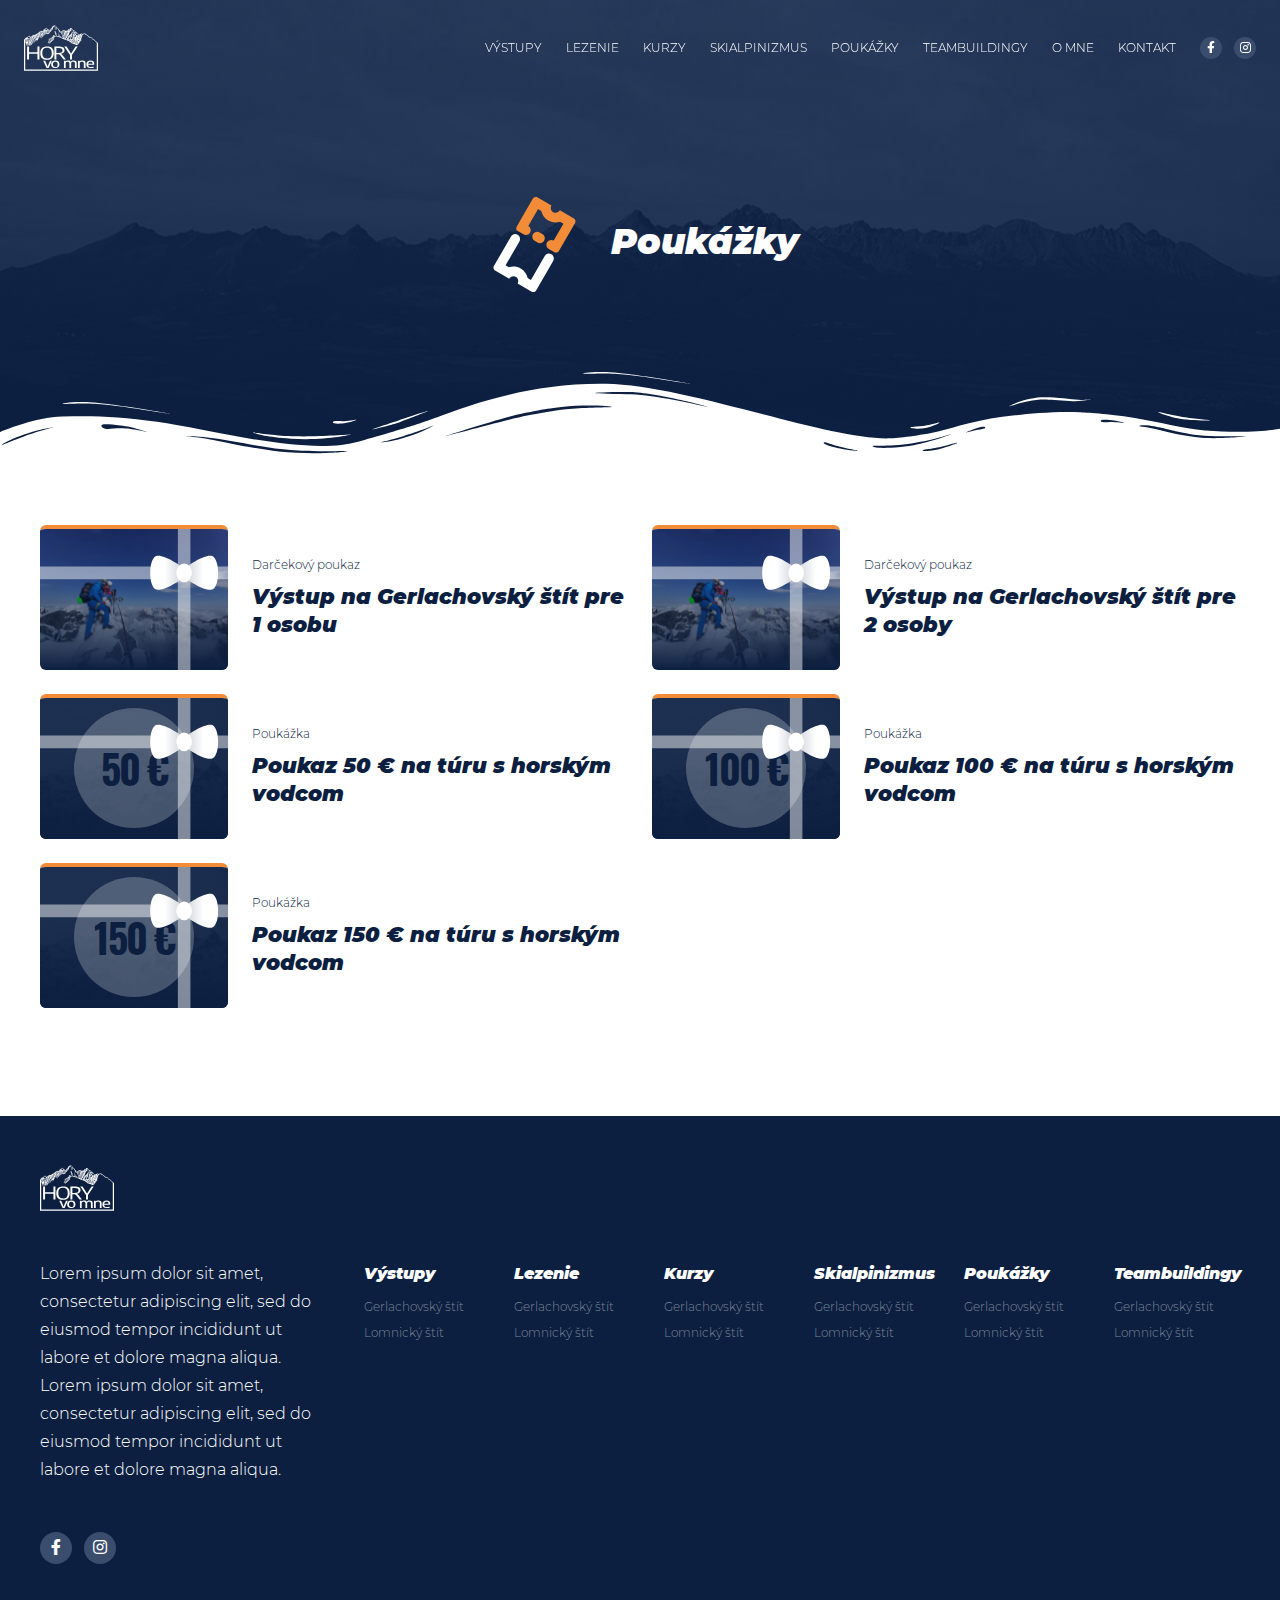
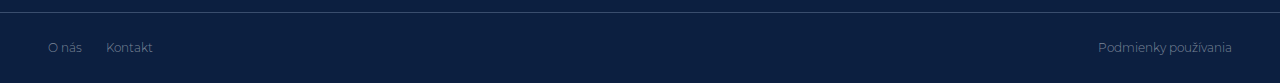
<file: poukazky.html>
<!DOCTYPE html>
<html lang="sk">

<head>
    <meta charset="utf-8" />
    <meta name="viewport" content="width=device-width, initial-scale=1.0" />
    <meta http-equiv="X-UA-Compatible" content="IE=edge,chrome=1" />
    <meta name="HandheldFriendly" content="true" />
    <meta name="MobileOptimized" content="320" />
    <meta name="format-detection" content="telephone=no" />
    <meta name="format-detection" content="date=no" />
    <meta name="format-detection" content="address=no" />
    <meta name="format-detection" content="email=no" />

    <title>HORY vo mne</title>

	<link rel="stylesheet" href="assets/fonts/font-awesome/css/all.css" />
	
	<link rel="stylesheet" href="assets/css/montserrat.css" />
	
	<!-- IBA V POUKAZKACH START -->
	<link rel="stylesheet" href="assets/css/oswald.css" />
	<!-- IBA V POUKAZKACH END -->
	
	<link rel="stylesheet" href="assets/css/reset.css" />
	<link rel="stylesheet" href="assets/css/slider.css" />
    <link rel="stylesheet" href="assets/css/layout.css" />
	<link rel="stylesheet" href="assets/css/utilities.css" />
    <link rel="stylesheet" href="assets/css/components.css" />
    <link rel="stylesheet" href="assets/css/typography.css" />
</head>

<body>
	<header class="header flexbox flexbox__justify-space-between flexbox__align-items-center transition">
		<div class="header__branding">
			<a href="index.html" class="branding branding--light">
				<img src="assets/images/logo--light.svg" alt="HoryVoMne.sk" class="branding__img" />
			</a>
			<a href="index.html" class="branding branding--dark">
				<img src="assets/images/logo--dark.svg" alt="HoryVoMne.sk" class="branding__img" />
			</a>
		</div>
		<div class="header__navigation">
			<a href="#" class="navigation__trigger">
				<span class="transition">Menu</span>
				<span class="transition"></span>
				<span class="transition"></span>
				<span class="transition"></span>
			</a>
			<nav class="navigation" data-toggle="true">
				<ul class="navigation__menu l-flexbox l-flexbox__align-items-center">
					<li class="navigation__menu__item">
						<a href="vystupy.html" class="navigation__menu__anchor">Výstupy<i class="fas fa-angle-down"></i></a>
						<ul class="navigation__submenu" data-toggle="true">
							<li class="navigation__submenu__item"><a href="gerlachovsky-stit.html" class="navigation__submenu__anchor">Gerlachovský štít</a></li>
							<li class="navigation__submenu__item"><a href="#" class="navigation__submenu__anchor">Lomnický štít</a></li>
							<li class="navigation__submenu__item"><a href="#" class="navigation__submenu__anchor">Žabí kôň</a></li>
						</ul>
					</li>
					<li class="navigation__menu__item">
						<a href="#" class="navigation__menu__anchor">Lezenie<i class="fas fa-angle-down"></i></a>
						<ul class="navigation__submenu" data-toggle="true">
							<li class="navigation__submenu__item"><a href="gerlachovsky-stit.html" class="navigation__submenu__anchor">Gerlachovský štít</a></li>
							<li class="navigation__submenu__item"><a href="#" class="navigation__submenu__anchor">Lomnický štít</a></li>
							<li class="navigation__submenu__item"><a href="#" class="navigation__submenu__anchor">Žabí kôň</a></li>
						</ul>
					</li>
					<li class="navigation__menu__item">
						<a href="#" class="navigation__menu__anchor">Kurzy<i class="fas fa-angle-down"></i></a>
						<ul class="navigation__submenu" data-toggle="true">
							<li class="navigation__submenu__item"><a href="gerlachovsky-stit.html" class="navigation__submenu__anchor">Gerlachovský štít</a></li>
							<li class="navigation__submenu__item"><a href="#" class="navigation__submenu__anchor">Lomnický štít</a></li>
							<li class="navigation__submenu__item"><a href="#" class="navigation__submenu__anchor">Žabí kôň</a></li>
						</ul>
					</li>
					<li class="navigation__menu__item">
						<a href="#" class="navigation__menu__anchor">Skialpinizmus<i class="fas fa-angle-down"></i></a>
						<ul class="navigation__submenu" data-toggle="true">
							<li class="navigation__submenu__item"><a href="gerlachovsky-stit.html" class="navigation__submenu__anchor">Gerlachovský štít</a></li>
							<li class="navigation__submenu__item"><a href="#" class="navigation__submenu__anchor">Lomnický štít</a></li>
							<li class="navigation__submenu__item"><a href="#" class="navigation__submenu__anchor">Žabí kôň</a></li>
						</ul>
					</li>
					<li class="navigation__menu__item">
						<a href="poukazky.html" class="navigation__menu__anchor">Poukážky<i class="fas fa-angle-down"></i></a>
						<ul class="navigation__submenu" data-toggle="true">
							<li class="navigation__submenu__item"><a href="gerlachovsky-stit.html" class="navigation__submenu__anchor">Gerlachovský štít</a></li>
							<li class="navigation__submenu__item"><a href="#" class="navigation__submenu__anchor">Lomnický štít</a></li>
							<li class="navigation__submenu__item"><a href="#" class="navigation__submenu__anchor">Žabí kôň</a></li>
						</ul>
					</li>
					<li class="navigation__menu__item">
						<a href="#" class="navigation__menu__anchor">Teambuildingy<i class="fas fa-angle-down"></i></a>
						<ul class="navigation__submenu" data-toggle="true">
							<li class="navigation__submenu__item"><a href="gerlachovsky-stit.html" class="navigation__submenu__anchor">Gerlachovský štít</a></li>
							<li class="navigation__submenu__item"><a href="#" class="navigation__submenu__anchor">Lomnický štít</a></li>
							<li class="navigation__submenu__item"><a href="#" class="navigation__submenu__anchor">Žabí kôň</a></li>
						</ul>
					</li>
					<li class="navigation__menu__item"><a href="#" class="navigation__menu__anchor">O mne</a></li>
					<li class="navigation__menu__item"><a href="kontakt.html" class="navigation__menu__anchor">Kontakt</a></li>
				</ul>
				<ul class="navigation__icons flexbox flexbox__justify-center flexbox__align-items-center">
					<li class="navigation__icons__item"><a href="#" class="navigation__icons__anchor transition"><i class="fab fa-facebook-f"></i></a></li>
					<li class="navigation__icons__item"><a href="#" class="navigation__icons__anchor transition"><i class="fab fa-instagram"></i></a></li>
				</ul>
			</nav>
		</div>
	</header>
	
	<main class="content">
		<section class="hero hero--category">
			<div class="overlay"></div>
			<div class="shape shape--bottom">
				<svg xmlns="http://www.w3.org/2000/svg" viewBox="0 0 283.5 27.8" preserveAspectRatio="none">
					<path class="shape-fill" d="M283.5,9.7c0,0-7.3,4.3-14,4.6c-6.8,0.3-12.6,0-20.9-1.5c-11.3-2-33.1-10.1-44.7-5.7	s-12.1,4.6-18,7.4c-6.6,3.2-20,9.6-36.6,9.3C131.6,23.5,99.5,7.2,86.3,8c-1.4,0.1-6.6,0.8-10.5,2c-3.8,1.2-9.4,3.8-17,4.7	c-3.2,0.4-8.3,1.1-14.2,0.9c-1.5-0.1-6.3-0.4-12-1.6c-5.7-1.2-11-3.1-15.8-3.7C6.5,9.2,0,10.8,0,10.8V0h283.5V9.7z M260.8,11.3	c-0.7-1-2-0.4-4.3-0.4c-2.3,0-6.1-1.2-5.8-1.1c0.3,0.1,3.1,1.5,6,1.9C259.7,12.2,261.4,12.3,260.8,11.3z M242.4,8.6	c0,0-2.4-0.2-5.6-0.9c-3.2-0.8-10.3-2.8-15.1-3.5c-8.2-1.1-15.8,0-15.1,0.1c0.8,0.1,9.6-0.6,17.6,1.1c3.3,0.7,9.3,2.2,12.4,2.7	C239.9,8.7,242.4,8.6,242.4,8.6z M185.2,8.5c1.7-0.7-13.3,4.7-18.5,6.1c-2.1,0.6-6.2,1.6-10,2c-3.9,0.4-8.9,0.4-8.8,0.5	c0,0.2,5.8,0.8,11.2,0c5.4-0.8,5.2-1.1,7.6-1.6C170.5,14.7,183.5,9.2,185.2,8.5z M199.1,6.9c0.2,0-0.8-0.4-4.8,1.1	c-4,1.5-6.7,3.5-6.9,3.7c-0.2,0.1,3.5-1.8,6.6-3C197,7.5,199,6.9,199.1,6.9z M283,6c-0.1,0.1-1.9,1.1-4.8,2.5s-6.9,2.8-6.7,2.7	c0.2,0,3.5-0.6,7.4-2.5C282.8,6.8,283.1,5.9,283,6z M31.3,11.6c0.1-0.2-1.9-0.2-4.5-1.2s-5.4-1.6-7.8-2C15,7.6,7.3,8.5,7.7,8.6	C8,8.7,15.9,8.3,20.2,9.3c2.2,0.5,2.4,0.5,5.7,1.6S31.2,11.9,31.3,11.6z M73,9.2c0.4-0.1,3.5-1.6,8.4-2.6c4.9-1.1,8.9-0.5,8.9-0.8	c0-0.3-1-0.9-6.2-0.3S72.6,9.3,73,9.2z M71.6,6.7C71.8,6.8,75,5.4,77.3,5c2.3-0.3,1.9-0.5,1.9-0.6c0-0.1-1.1-0.2-2.7,0.2	C74.8,5.1,71.4,6.6,71.6,6.7z M93.6,4.4c0.1,0.2,3.5,0.8,5.6,1.8c2.1,1,1.8,0.6,1.9,0.5c0.1-0.1-0.8-0.8-2.4-1.3	C97.1,4.8,93.5,4.2,93.6,4.4z M65.4,11.1c-0.1,0.3,0.3,0.5,1.9-0.2s2.6-1.3,2.2-1.2s-0.9,0.4-2.5,0.8C65.3,10.9,65.5,10.8,65.4,11.1	z M34.5,12.4c-0.2,0,2.1,0.8,3.3,0.9c1.2,0.1,2,0.1,2-0.2c0-0.3-0.1-0.5-1.6-0.4C36.6,12.8,34.7,12.4,34.5,12.4z M152.2,21.1	c-0.1,0.1-2.4-0.3-7.5-0.3c-5,0-13.6-2.4-17.2-3.5c-3.6-1.1,10,3.9,16.5,4.1C150.5,21.6,152.3,21,152.2,21.1z"></path>
					<path class="shape-fill" d="M269.6,18c-0.1-0.1-4.6,0.3-7.2,0c-7.3-0.7-17-3.2-16.6-2.9c0.4,0.3,13.7,3.1,17,3.3	C267.7,18.8,269.7,18,269.6,18z"></path>
					<path class="shape-fill" d="M227.4,9.8c-0.2-0.1-4.5-1-9.5-1.2c-5-0.2-12.7,0.6-12.3,0.5c0.3-0.1,5.9-1.8,13.3-1.2	S227.6,9.9,227.4,9.8z"></path>
					<path class="shape-fill" d="M204.5,13.4c-0.1-0.1,2-1,3.2-1.1c1.2-0.1,2,0,2,0.3c0,0.3-0.1,0.5-1.6,0.4	C206.4,12.9,204.6,13.5,204.5,13.4z"></path>
					<path class="shape-fill" d="M201,10.6c0-0.1-4.4,1.2-6.3,2.2c-1.9,0.9-6.2,3.1-6.1,3.1c0.1,0.1,4.2-1.6,6.3-2.6	S201,10.7,201,10.6z"></path>
					<path class="shape-fill" d="M154.5,26.7c-0.1-0.1-4.6,0.3-7.2,0c-7.3-0.7-17-3.2-16.6-2.9c0.4,0.3,13.7,3.1,17,3.3	C152.6,27.5,154.6,26.8,154.5,26.7z"></path>
					<path class="shape-fill" d="M41.9,19.3c0,0,1.2-0.3,2.9-0.1c1.7,0.2,5.8,0.9,8.2,0.7c4.2-0.4,7.4-2.7,7-2.6	c-0.4,0-4.3,2.2-8.6,1.9c-1.8-0.1-5.1-0.5-6.7-0.4S41.9,19.3,41.9,19.3z"></path>
					<path class="shape-fill" d="M75.5,12.6c0.2,0.1,2-0.8,4.3-1.1c2.3-0.2,2.1-0.3,2.1-0.5c0-0.1-1.8-0.4-3.4,0	C76.9,11.5,75.3,12.5,75.5,12.6z"></path>
					<path class="shape-fill" d="M15.6,13.2c0-0.1,4.3,0,6.7,0.5c2.4,0.5,5,1.9,5,2c0,0.1-2.7-0.8-5.1-1.4	C19.9,13.7,15.7,13.3,15.6,13.2z"></path>
				</svg>
			</div>
			<div class="hero__content container">
				<h1 class="hero__heading"><img src="assets/images/icons/poukazky.svg" alt="Poukážky" class="hero__heading__icon" /><strong>Poukážky</strong></h1>
			</div>
		</section>
		<section class="block">
			<div class="container">
				<ul class="voucher__list">
					<li class="voucher__list__item">
						<a href="#" class="voucher__list__anchor">
							<div class="voucher__list__decor">
								<div class="overlay"></div>
								<img src="assets/images/products/gerlachovsky-stit.jpg" alt="Gerlachovský štít" class="voucher__list__image transition" />
								<img src="assets/images/ribbon.svg" alt=" " class="voucher__list__ribbon" />
							</div>
							<div class="voucher__list__content">
								<span class="voucher__list__caption">Darčekový poukaz</span>
								<strong class="voucher__list__title">Výstup na Gerlachovský štít pre 1&nbsp;osobu</strong>
							</div>
						</a>
					</li>
					<li class="voucher__list__item">
						<a href="#" class="voucher__list__anchor">
							<div class="voucher__list__decor">
								<div class="overlay"></div>
								<img src="assets/images/products/gerlachovsky-stit.jpg" alt="Gerlachovský štít" class="voucher__list__image transition" />
								<img src="assets/images/ribbon.svg" alt=" " class="voucher__list__ribbon" />
							</div>
							<div class="voucher__list__content">
								<span class="voucher__list__caption">Darčekový poukaz</span>
								<strong class="voucher__list__title">Výstup na Gerlachovský štít pre 2&nbsp;osoby</strong>
							</div>
						</a>
					</li>
					<li class="voucher__list__item">
						<a href="#" class="voucher__list__anchor">
							<div class="voucher__list__decor">
								<div class="overlay"></div>
								<img src="assets/images/products/poukaz.jpg" alt="Poukážka" class="voucher__list__image transition" />
								<span class="voucher__list__amount">50 €</span>
								<img src="assets/images/ribbon.svg" alt=" " class="voucher__list__ribbon" />
							</div>
							<div class="voucher__list__content">
								<span class="voucher__list__caption">Poukážka</span>
								<strong class="voucher__list__title">Poukaz 50 € na túru s horským vodcom</strong>
							</div>
						</a>
					</li>
					<li class="voucher__list__item">
						<a href="#" class="voucher__list__anchor">
							<div class="voucher__list__decor">
								<div class="overlay"></div>
								<img src="assets/images/products/poukaz.jpg" alt="Poukážka" class="voucher__list__image transition" />
								<span class="voucher__list__amount">100 €</span>
								<img src="assets/images/ribbon.svg" alt=" " class="voucher__list__ribbon" />
							</div>
							<div class="voucher__list__content">
								<span class="voucher__list__caption">Poukážka</span>
								<strong class="voucher__list__title">Poukaz 100 € na túru s horským vodcom</strong>
							</div>
						</a>
					</li>
					<li class="voucher__list__item">
						<a href="#" class="voucher__list__anchor">
							<div class="voucher__list__decor">
								<div class="overlay"></div>
								<img src="assets/images/products/poukaz.jpg" alt="Poukážka" class="voucher__list__image transition" />
								<span class="voucher__list__amount">150 €</span>
								<img src="assets/images/ribbon.svg" alt=" " class="voucher__list__ribbon" />
							</div>
							<div class="voucher__list__content">
								<span class="voucher__list__caption">Poukážka</span>
								<strong class="voucher__list__title">Poukaz 150 € na túru s horským vodcom</strong>
							</div>
						</a>
					</li>
				</ul>
			</div>
		</section>
	</main>
	
	<footer class="footer">
		<div class="container l-flexbox l-flexbox__wrap">
			<div class="footer__branding">
				<a href="#" class="branding">
					<img src="assets/images/logo--light.svg" alt="HoryVoMne.sk" class="branding__img" />
				</a>
			</div>
			<div class="footer__info">
				<p class="footer__description">Lorem ipsum dolor sit amet, consectetur adipiscing elit, sed do eiusmod tempor incididunt ut labore et dolore magna aliqua. Lorem ipsum dolor sit amet, consectetur adipiscing elit, sed do eiusmod tempor incididunt ut labore et dolore magna aliqua.</p>
				<ul class="navigation__icons flexbox flexbox__align-items-center">
					<li class="navigation__icons__item"><a href="#" class="navigation__icons__anchor transition"><i class="fab fa-facebook-f"></i></a></li>
					<li class="navigation__icons__item"><a href="#" class="navigation__icons__anchor transition"><i class="fab fa-instagram"></i></a></li>
				</ul>
			</div>
			<div class="footer__navigation">
				<nav class="sitemap">
					<ul class="sitemap__list flexbox flexbox__wrap">
						<li class="sitemap__list__item flexitem__grow-1">
							<a href="#" class="sitemap__list__anchor"><strong>Výstupy</strong></a>
							<ul class="sitemap__sublist">
								<li class="sitemap__sublist__item"><a href="#" class="sitemap__sublist__anchor transition">Gerlachovský štít</a></li>
								<li class="sitemap__sublist__item"><a href="#" class="sitemap__sublist__anchor transition">Lomnický štít</a></li>
							</ul>
						</li>
						<li class="sitemap__list__item flexitem__grow-1">
							<a href="#" class="sitemap__list__anchor"><strong>Lezenie</strong></a>
							<ul class="sitemap__sublist">
								<li class="sitemap__sublist__item"><a href="#" class="sitemap__sublist__anchor transition">Gerlachovský štít</a></li>
								<li class="sitemap__sublist__item"><a href="#" class="sitemap__sublist__anchor transition">Lomnický štít</a></li>
							</ul>
						</li>
						<li class="sitemap__list__item flexitem__grow-1">
							<a href="#" class="sitemap__list__anchor"><strong>Kurzy</strong></a>
							<ul class="sitemap__sublist">
								<li class="sitemap__sublist__item"><a href="#" class="sitemap__sublist__anchor transition">Gerlachovský štít</a></li>
								<li class="sitemap__sublist__item"><a href="#" class="sitemap__sublist__anchor transition">Lomnický štít</a></li>
							</ul>
						</li>
						<li class="sitemap__list__item flexitem__grow-1">
							<a href="#" class="sitemap__list__anchor"><strong>Skialpinizmus</strong></a>
							<ul class="sitemap__sublist">
								<li class="sitemap__sublist__item"><a href="#" class="sitemap__sublist__anchor transition">Gerlachovský štít</a></li>
								<li class="sitemap__sublist__item"><a href="#" class="sitemap__sublist__anchor transition">Lomnický štít</a></li>
							</ul>
						</li>
						<li class="sitemap__list__item flexitem__grow-1">
							<a href="#" class="sitemap__list__anchor"><strong>Poukážky</strong></a>
							<ul class="sitemap__sublist">
								<li class="sitemap__sublist__item"><a href="#" class="sitemap__sublist__anchor transition">Gerlachovský štít</a></li>
								<li class="sitemap__sublist__item"><a href="#" class="sitemap__sublist__anchor transition">Lomnický štít</a></li>
							</ul>
						</li>
						<li class="sitemap__list__item flexitem__grow-1">
							<a href="#" class="sitemap__list__anchor"><strong>Teambuildingy</strong></a>
							<ul class="sitemap__sublist">
								<li class="sitemap__sublist__item"><a href="#" class="sitemap__sublist__anchor transition">Gerlachovský štít</a></li>
								<li class="sitemap__sublist__item"><a href="#" class="sitemap__sublist__anchor transition">Lomnický štít</a></li>
							</ul>
						</li>
					</ul>
				</nav>
			</div>
		</div>
	</footer>
	
	<div class="bottombar">
		<div class="container flexbox flexbox__justify-space-between">
			<div class="bottombar__navigation">
				<nav class="menu">
					<ul class="menu__list flexbox">
						<li class="menu__list__item"><a href="#" class="menu__list__anchor transition">O nás</a></li>
						<li class="menu__list__item"><a href="#" class="menu__list__anchor transition">Kontakt</a></li>
					</ul>
				</nav>
			</div>
			<div class="bottombar__links">
				<nav class="menu">
					<ul class="menu__list flexbox">
						<li class="menu__list__item"><a href="#" class="menu__list__anchor transition">Podmienky používania</a></li>
					</ul>
				</nav>
			</div>
		</div>
	</div>
	
	<script src="assets/js/JSslider.js"></script>
	<script src="assets/js/header.js"></script>
	<script src="assets/js/menu.js"></script>
	<script src="assets/js/sliders.js"></script>
</body>

</html>
</file>
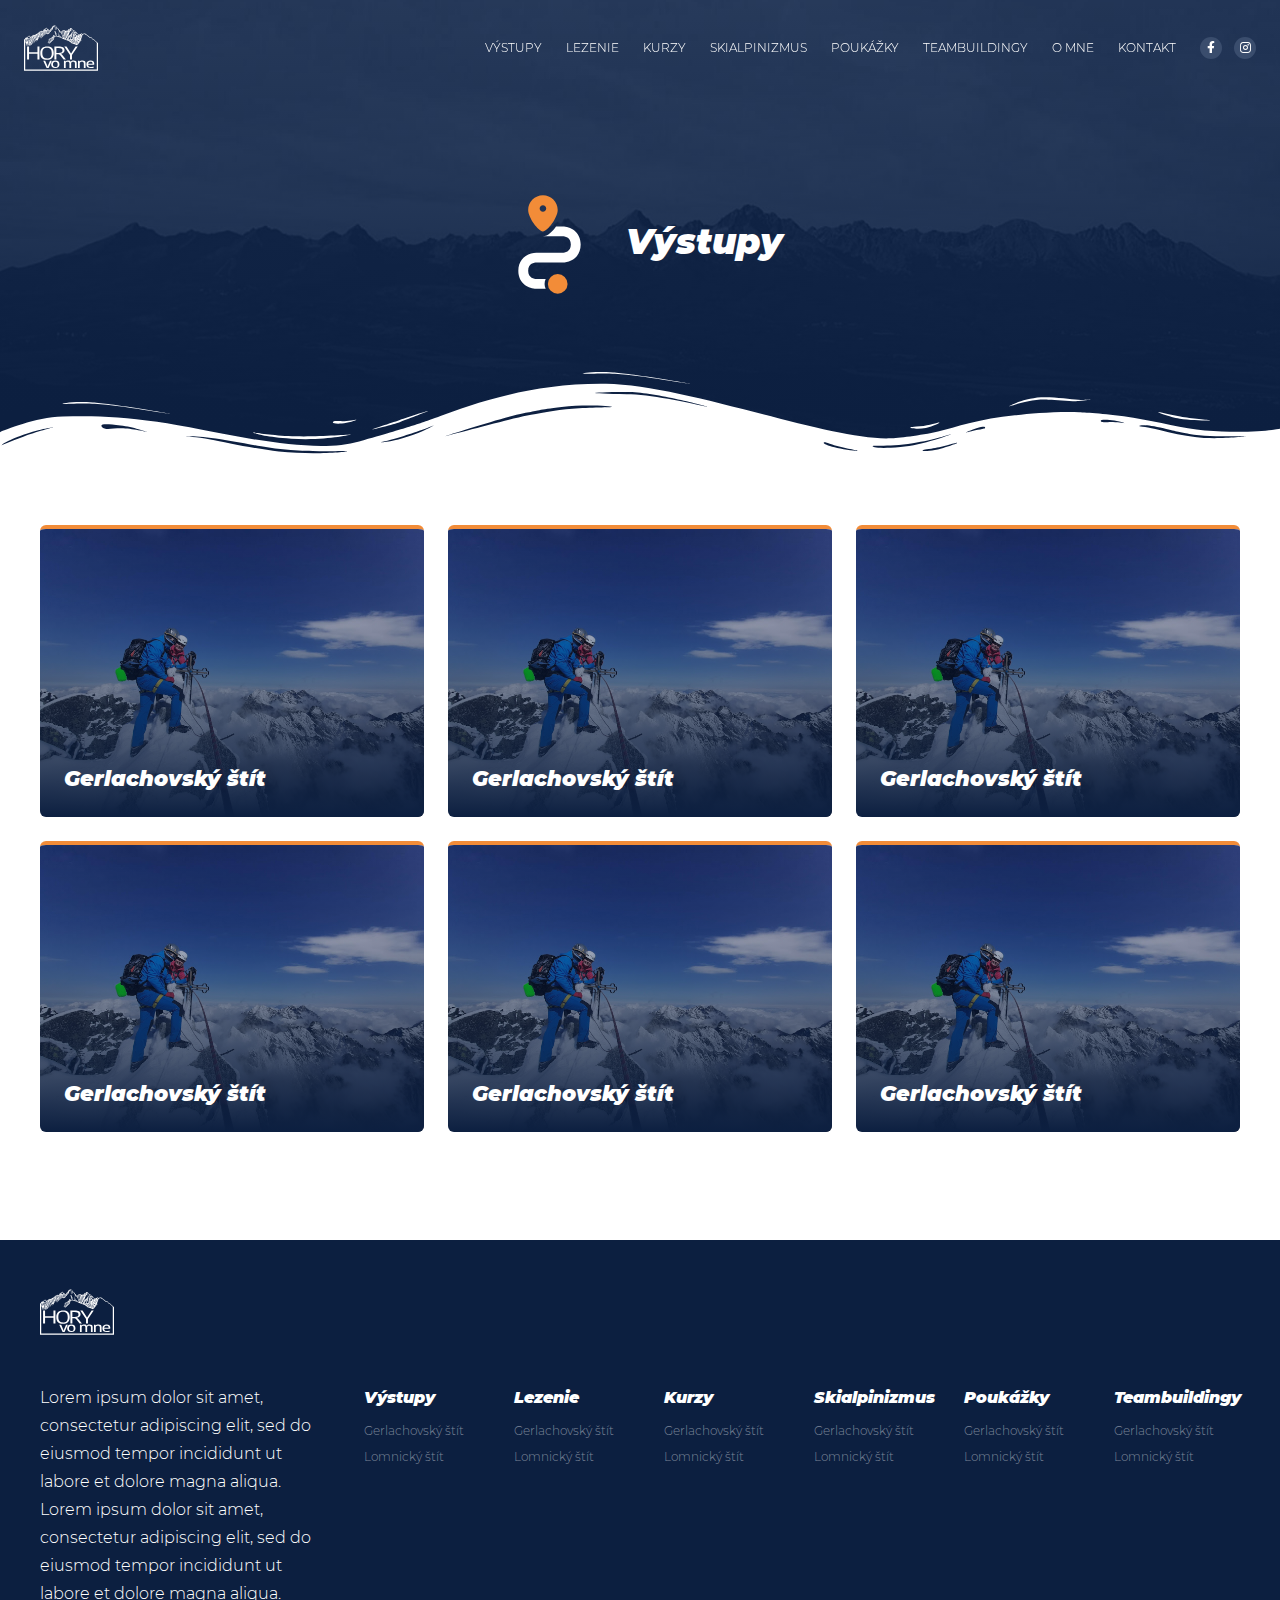
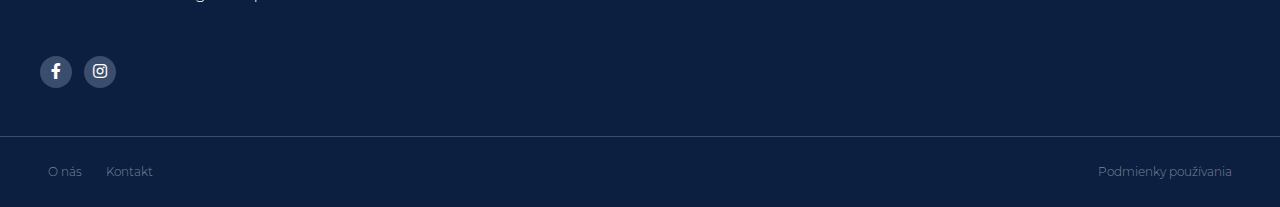
<file: vystupy.html>
<!DOCTYPE html>
<html lang="sk">

<head>
    <meta charset="utf-8" />
    <meta name="viewport" content="width=device-width, initial-scale=1.0" />
    <meta http-equiv="X-UA-Compatible" content="IE=edge,chrome=1" />
    <meta name="HandheldFriendly" content="true" />
    <meta name="MobileOptimized" content="320" />
    <meta name="format-detection" content="telephone=no" />
    <meta name="format-detection" content="date=no" />
    <meta name="format-detection" content="address=no" />
    <meta name="format-detection" content="email=no" />

    <title>HORY vo mne</title>

	<link rel="stylesheet" href="assets/fonts/font-awesome/css/all.css" />
	
	<link rel="stylesheet" href="assets/css/montserrat.css" />
	<link rel="stylesheet" href="assets/css/reset.css" />
	<link rel="stylesheet" href="assets/css/slider.css" />
    <link rel="stylesheet" href="assets/css/layout.css" />
	<link rel="stylesheet" href="assets/css/utilities.css" />
    <link rel="stylesheet" href="assets/css/components.css" />
    <link rel="stylesheet" href="assets/css/typography.css" />
</head>

<body>
	<header class="header flexbox flexbox__justify-space-between flexbox__align-items-center transition">
		<div class="header__branding">
			<a href="index.html" class="branding branding--light">
				<img src="assets/images/logo--light.svg" alt="HoryVoMne.sk" class="branding__img" />
			</a>
			<a href="index.html" class="branding branding--dark">
				<img src="assets/images/logo--dark.svg" alt="HoryVoMne.sk" class="branding__img" />
			</a>
		</div>
		<div class="header__navigation">
			<a href="#" class="navigation__trigger">
				<span class="transition">Menu</span>
				<span class="transition"></span>
				<span class="transition"></span>
				<span class="transition"></span>
			</a>
			<nav class="navigation" data-toggle="true">
				<ul class="navigation__menu l-flexbox l-flexbox__align-items-center">
					<li class="navigation__menu__item">
						<a href="vystupy.html" class="navigation__menu__anchor">Výstupy<i class="fas fa-angle-down"></i></a>
						<ul class="navigation__submenu" data-toggle="true">
							<li class="navigation__submenu__item"><a href="gerlachovsky-stit.html" class="navigation__submenu__anchor">Gerlachovský štít</a></li>
							<li class="navigation__submenu__item"><a href="#" class="navigation__submenu__anchor">Lomnický štít</a></li>
							<li class="navigation__submenu__item"><a href="#" class="navigation__submenu__anchor">Žabí kôň</a></li>
						</ul>
					</li>
					<li class="navigation__menu__item">
						<a href="#" class="navigation__menu__anchor">Lezenie<i class="fas fa-angle-down"></i></a>
						<ul class="navigation__submenu" data-toggle="true">
							<li class="navigation__submenu__item"><a href="gerlachovsky-stit.html" class="navigation__submenu__anchor">Gerlachovský štít</a></li>
							<li class="navigation__submenu__item"><a href="#" class="navigation__submenu__anchor">Lomnický štít</a></li>
							<li class="navigation__submenu__item"><a href="#" class="navigation__submenu__anchor">Žabí kôň</a></li>
						</ul>
					</li>
					<li class="navigation__menu__item">
						<a href="#" class="navigation__menu__anchor">Kurzy<i class="fas fa-angle-down"></i></a>
						<ul class="navigation__submenu" data-toggle="true">
							<li class="navigation__submenu__item"><a href="gerlachovsky-stit.html" class="navigation__submenu__anchor">Gerlachovský štít</a></li>
							<li class="navigation__submenu__item"><a href="#" class="navigation__submenu__anchor">Lomnický štít</a></li>
							<li class="navigation__submenu__item"><a href="#" class="navigation__submenu__anchor">Žabí kôň</a></li>
						</ul>
					</li>
					<li class="navigation__menu__item">
						<a href="#" class="navigation__menu__anchor">Skialpinizmus<i class="fas fa-angle-down"></i></a>
						<ul class="navigation__submenu" data-toggle="true">
							<li class="navigation__submenu__item"><a href="gerlachovsky-stit.html" class="navigation__submenu__anchor">Gerlachovský štít</a></li>
							<li class="navigation__submenu__item"><a href="#" class="navigation__submenu__anchor">Lomnický štít</a></li>
							<li class="navigation__submenu__item"><a href="#" class="navigation__submenu__anchor">Žabí kôň</a></li>
						</ul>
					</li>
					<li class="navigation__menu__item">
						<a href="poukazky.html" class="navigation__menu__anchor">Poukážky<i class="fas fa-angle-down"></i></a>
						<ul class="navigation__submenu" data-toggle="true">
							<li class="navigation__submenu__item"><a href="gerlachovsky-stit.html" class="navigation__submenu__anchor">Gerlachovský štít</a></li>
							<li class="navigation__submenu__item"><a href="#" class="navigation__submenu__anchor">Lomnický štít</a></li>
							<li class="navigation__submenu__item"><a href="#" class="navigation__submenu__anchor">Žabí kôň</a></li>
						</ul>
					</li>
					<li class="navigation__menu__item">
						<a href="#" class="navigation__menu__anchor">Teambuildingy<i class="fas fa-angle-down"></i></a>
						<ul class="navigation__submenu" data-toggle="true">
							<li class="navigation__submenu__item"><a href="gerlachovsky-stit.html" class="navigation__submenu__anchor">Gerlachovský štít</a></li>
							<li class="navigation__submenu__item"><a href="#" class="navigation__submenu__anchor">Lomnický štít</a></li>
							<li class="navigation__submenu__item"><a href="#" class="navigation__submenu__anchor">Žabí kôň</a></li>
						</ul>
					</li>
					<li class="navigation__menu__item"><a href="#" class="navigation__menu__anchor">O mne</a></li>
					<li class="navigation__menu__item"><a href="kontakt.html" class="navigation__menu__anchor">Kontakt</a></li>
				</ul>
				<ul class="navigation__icons flexbox flexbox__justify-center flexbox__align-items-center">
					<li class="navigation__icons__item"><a href="#" class="navigation__icons__anchor transition"><i class="fab fa-facebook-f"></i></a></li>
					<li class="navigation__icons__item"><a href="#" class="navigation__icons__anchor transition"><i class="fab fa-instagram"></i></a></li>
				</ul>
			</nav>
		</div>
	</header>
	
	<main class="content">
		<section class="hero hero--category">
			<div class="overlay"></div>
			<div class="shape shape--bottom">
				<svg xmlns="http://www.w3.org/2000/svg" viewBox="0 0 283.5 27.8" preserveAspectRatio="none">
					<path class="shape-fill" d="M283.5,9.7c0,0-7.3,4.3-14,4.6c-6.8,0.3-12.6,0-20.9-1.5c-11.3-2-33.1-10.1-44.7-5.7	s-12.1,4.6-18,7.4c-6.6,3.2-20,9.6-36.6,9.3C131.6,23.5,99.5,7.2,86.3,8c-1.4,0.1-6.6,0.8-10.5,2c-3.8,1.2-9.4,3.8-17,4.7	c-3.2,0.4-8.3,1.1-14.2,0.9c-1.5-0.1-6.3-0.4-12-1.6c-5.7-1.2-11-3.1-15.8-3.7C6.5,9.2,0,10.8,0,10.8V0h283.5V9.7z M260.8,11.3	c-0.7-1-2-0.4-4.3-0.4c-2.3,0-6.1-1.2-5.8-1.1c0.3,0.1,3.1,1.5,6,1.9C259.7,12.2,261.4,12.3,260.8,11.3z M242.4,8.6	c0,0-2.4-0.2-5.6-0.9c-3.2-0.8-10.3-2.8-15.1-3.5c-8.2-1.1-15.8,0-15.1,0.1c0.8,0.1,9.6-0.6,17.6,1.1c3.3,0.7,9.3,2.2,12.4,2.7	C239.9,8.7,242.4,8.6,242.4,8.6z M185.2,8.5c1.7-0.7-13.3,4.7-18.5,6.1c-2.1,0.6-6.2,1.6-10,2c-3.9,0.4-8.9,0.4-8.8,0.5	c0,0.2,5.8,0.8,11.2,0c5.4-0.8,5.2-1.1,7.6-1.6C170.5,14.7,183.5,9.2,185.2,8.5z M199.1,6.9c0.2,0-0.8-0.4-4.8,1.1	c-4,1.5-6.7,3.5-6.9,3.7c-0.2,0.1,3.5-1.8,6.6-3C197,7.5,199,6.9,199.1,6.9z M283,6c-0.1,0.1-1.9,1.1-4.8,2.5s-6.9,2.8-6.7,2.7	c0.2,0,3.5-0.6,7.4-2.5C282.8,6.8,283.1,5.9,283,6z M31.3,11.6c0.1-0.2-1.9-0.2-4.5-1.2s-5.4-1.6-7.8-2C15,7.6,7.3,8.5,7.7,8.6	C8,8.7,15.9,8.3,20.2,9.3c2.2,0.5,2.4,0.5,5.7,1.6S31.2,11.9,31.3,11.6z M73,9.2c0.4-0.1,3.5-1.6,8.4-2.6c4.9-1.1,8.9-0.5,8.9-0.8	c0-0.3-1-0.9-6.2-0.3S72.6,9.3,73,9.2z M71.6,6.7C71.8,6.8,75,5.4,77.3,5c2.3-0.3,1.9-0.5,1.9-0.6c0-0.1-1.1-0.2-2.7,0.2	C74.8,5.1,71.4,6.6,71.6,6.7z M93.6,4.4c0.1,0.2,3.5,0.8,5.6,1.8c2.1,1,1.8,0.6,1.9,0.5c0.1-0.1-0.8-0.8-2.4-1.3	C97.1,4.8,93.5,4.2,93.6,4.4z M65.4,11.1c-0.1,0.3,0.3,0.5,1.9-0.2s2.6-1.3,2.2-1.2s-0.9,0.4-2.5,0.8C65.3,10.9,65.5,10.8,65.4,11.1	z M34.5,12.4c-0.2,0,2.1,0.8,3.3,0.9c1.2,0.1,2,0.1,2-0.2c0-0.3-0.1-0.5-1.6-0.4C36.6,12.8,34.7,12.4,34.5,12.4z M152.2,21.1	c-0.1,0.1-2.4-0.3-7.5-0.3c-5,0-13.6-2.4-17.2-3.5c-3.6-1.1,10,3.9,16.5,4.1C150.5,21.6,152.3,21,152.2,21.1z"></path>
					<path class="shape-fill" d="M269.6,18c-0.1-0.1-4.6,0.3-7.2,0c-7.3-0.7-17-3.2-16.6-2.9c0.4,0.3,13.7,3.1,17,3.3	C267.7,18.8,269.7,18,269.6,18z"></path>
					<path class="shape-fill" d="M227.4,9.8c-0.2-0.1-4.5-1-9.5-1.2c-5-0.2-12.7,0.6-12.3,0.5c0.3-0.1,5.9-1.8,13.3-1.2	S227.6,9.9,227.4,9.8z"></path>
					<path class="shape-fill" d="M204.5,13.4c-0.1-0.1,2-1,3.2-1.1c1.2-0.1,2,0,2,0.3c0,0.3-0.1,0.5-1.6,0.4	C206.4,12.9,204.6,13.5,204.5,13.4z"></path>
					<path class="shape-fill" d="M201,10.6c0-0.1-4.4,1.2-6.3,2.2c-1.9,0.9-6.2,3.1-6.1,3.1c0.1,0.1,4.2-1.6,6.3-2.6	S201,10.7,201,10.6z"></path>
					<path class="shape-fill" d="M154.5,26.7c-0.1-0.1-4.6,0.3-7.2,0c-7.3-0.7-17-3.2-16.6-2.9c0.4,0.3,13.7,3.1,17,3.3	C152.6,27.5,154.6,26.8,154.5,26.7z"></path>
					<path class="shape-fill" d="M41.9,19.3c0,0,1.2-0.3,2.9-0.1c1.7,0.2,5.8,0.9,8.2,0.7c4.2-0.4,7.4-2.7,7-2.6	c-0.4,0-4.3,2.2-8.6,1.9c-1.8-0.1-5.1-0.5-6.7-0.4S41.9,19.3,41.9,19.3z"></path>
					<path class="shape-fill" d="M75.5,12.6c0.2,0.1,2-0.8,4.3-1.1c2.3-0.2,2.1-0.3,2.1-0.5c0-0.1-1.8-0.4-3.4,0	C76.9,11.5,75.3,12.5,75.5,12.6z"></path>
					<path class="shape-fill" d="M15.6,13.2c0-0.1,4.3,0,6.7,0.5c2.4,0.5,5,1.9,5,2c0,0.1-2.7-0.8-5.1-1.4	C19.9,13.7,15.7,13.3,15.6,13.2z"></path>
				</svg>
			</div>
			<div class="hero__content container">
				<h1 class="hero__heading"><img src="assets/images/icons/vystupy.svg" alt="Výstupy" class="hero__heading__icon" /><strong>Výstupy</strong></h1>
			</div>
		</section>
		<section class="block">
			<div class="container">
				<ul class="product__list">
					<li class="product__list__item">
						<a href="#" class="product__list__anchor">
							<div class="overlay"></div>
							<img src="assets/images/products/gerlachovsky-stit.jpg" alt="Gerlachovský štít" class="product__list__image transition" />
							<div class="product__list__content">
								<strong class="product__list__title">Gerlachovský štít</strong>
							</div>
						</a>
					</li>
					<li class="product__list__item">
						<a href="#" class="product__list__anchor">
							<div class="overlay"></div>
							<img src="assets/images/products/gerlachovsky-stit.jpg" alt="Gerlachovský štít" class="product__list__image transition" />
							<div class="product__list__content">
								<strong class="product__list__title">Gerlachovský štít</strong>
							</div>
						</a>
					</li>
					<li class="product__list__item">
						<a href="#" class="product__list__anchor">
							<div class="overlay"></div>
							<img src="assets/images/products/gerlachovsky-stit.jpg" alt="Gerlachovský štít" class="product__list__image transition" />
							<div class="product__list__content">
								<strong class="product__list__title">Gerlachovský štít</strong>
							</div>
						</a>
					</li>
					<li class="product__list__item">
						<a href="#" class="product__list__anchor">
							<div class="overlay"></div>
							<img src="assets/images/products/gerlachovsky-stit.jpg" alt="Gerlachovský štít" class="product__list__image transition" />
							<div class="product__list__content">
								<strong class="product__list__title">Gerlachovský štít</strong>
							</div>
						</a>
					</li>
					<li class="product__list__item">
						<a href="#" class="product__list__anchor">
							<div class="overlay"></div>
							<img src="assets/images/products/gerlachovsky-stit.jpg" alt="Gerlachovský štít" class="product__list__image transition" />
							<div class="product__list__content">
								<strong class="product__list__title">Gerlachovský štít</strong>
							</div>
						</a>
					</li>
					<li class="product__list__item">
						<a href="#" class="product__list__anchor">
							<div class="overlay"></div>
							<img src="assets/images/products/gerlachovsky-stit.jpg" alt="Gerlachovský štít" class="product__list__image transition" />
							<div class="product__list__content">
								<strong class="product__list__title">Gerlachovský štít</strong>
							</div>
						</a>
					</li>
				</ul>
			</div>
		</section>
	</main>
	
	<footer class="footer">
		<div class="container l-flexbox l-flexbox__wrap">
			<div class="footer__branding">
				<a href="#" class="branding">
					<img src="assets/images/logo--light.svg" alt="HoryVoMne.sk" class="branding__img" />
				</a>
			</div>
			<div class="footer__info">
				<p class="footer__description">Lorem ipsum dolor sit amet, consectetur adipiscing elit, sed do eiusmod tempor incididunt ut labore et dolore magna aliqua. Lorem ipsum dolor sit amet, consectetur adipiscing elit, sed do eiusmod tempor incididunt ut labore et dolore magna aliqua.</p>
				<ul class="navigation__icons flexbox flexbox__align-items-center">
					<li class="navigation__icons__item"><a href="#" class="navigation__icons__anchor transition"><i class="fab fa-facebook-f"></i></a></li>
					<li class="navigation__icons__item"><a href="#" class="navigation__icons__anchor transition"><i class="fab fa-instagram"></i></a></li>
				</ul>
			</div>
			<div class="footer__navigation">
				<nav class="sitemap">
					<ul class="sitemap__list flexbox flexbox__wrap">
						<li class="sitemap__list__item flexitem__grow-1">
							<a href="#" class="sitemap__list__anchor"><strong>Výstupy</strong></a>
							<ul class="sitemap__sublist">
								<li class="sitemap__sublist__item"><a href="#" class="sitemap__sublist__anchor transition">Gerlachovský štít</a></li>
								<li class="sitemap__sublist__item"><a href="#" class="sitemap__sublist__anchor transition">Lomnický štít</a></li>
							</ul>
						</li>
						<li class="sitemap__list__item flexitem__grow-1">
							<a href="#" class="sitemap__list__anchor"><strong>Lezenie</strong></a>
							<ul class="sitemap__sublist">
								<li class="sitemap__sublist__item"><a href="#" class="sitemap__sublist__anchor transition">Gerlachovský štít</a></li>
								<li class="sitemap__sublist__item"><a href="#" class="sitemap__sublist__anchor transition">Lomnický štít</a></li>
							</ul>
						</li>
						<li class="sitemap__list__item flexitem__grow-1">
							<a href="#" class="sitemap__list__anchor"><strong>Kurzy</strong></a>
							<ul class="sitemap__sublist">
								<li class="sitemap__sublist__item"><a href="#" class="sitemap__sublist__anchor transition">Gerlachovský štít</a></li>
								<li class="sitemap__sublist__item"><a href="#" class="sitemap__sublist__anchor transition">Lomnický štít</a></li>
							</ul>
						</li>
						<li class="sitemap__list__item flexitem__grow-1">
							<a href="#" class="sitemap__list__anchor"><strong>Skialpinizmus</strong></a>
							<ul class="sitemap__sublist">
								<li class="sitemap__sublist__item"><a href="#" class="sitemap__sublist__anchor transition">Gerlachovský štít</a></li>
								<li class="sitemap__sublist__item"><a href="#" class="sitemap__sublist__anchor transition">Lomnický štít</a></li>
							</ul>
						</li>
						<li class="sitemap__list__item flexitem__grow-1">
							<a href="#" class="sitemap__list__anchor"><strong>Poukážky</strong></a>
							<ul class="sitemap__sublist">
								<li class="sitemap__sublist__item"><a href="#" class="sitemap__sublist__anchor transition">Gerlachovský štít</a></li>
								<li class="sitemap__sublist__item"><a href="#" class="sitemap__sublist__anchor transition">Lomnický štít</a></li>
							</ul>
						</li>
						<li class="sitemap__list__item flexitem__grow-1">
							<a href="#" class="sitemap__list__anchor"><strong>Teambuildingy</strong></a>
							<ul class="sitemap__sublist">
								<li class="sitemap__sublist__item"><a href="#" class="sitemap__sublist__anchor transition">Gerlachovský štít</a></li>
								<li class="sitemap__sublist__item"><a href="#" class="sitemap__sublist__anchor transition">Lomnický štít</a></li>
							</ul>
						</li>
					</ul>
				</nav>
			</div>
		</div>
	</footer>
	
	<div class="bottombar">
		<div class="container flexbox flexbox__justify-space-between">
			<div class="bottombar__navigation">
				<nav class="menu">
					<ul class="menu__list flexbox">
						<li class="menu__list__item"><a href="#" class="menu__list__anchor transition">O nás</a></li>
						<li class="menu__list__item"><a href="#" class="menu__list__anchor transition">Kontakt</a></li>
					</ul>
				</nav>
			</div>
			<div class="bottombar__links">
				<nav class="menu">
					<ul class="menu__list flexbox">
						<li class="menu__list__item"><a href="#" class="menu__list__anchor transition">Podmienky používania</a></li>
					</ul>
				</nav>
			</div>
		</div>
	</div>
	
	<script src="assets/js/JSslider.js"></script>
	<script src="assets/js/header.js"></script>
	<script src="assets/js/menu.js"></script>
	<script src="assets/js/sliders.js"></script>
</body>

</html>
</file>
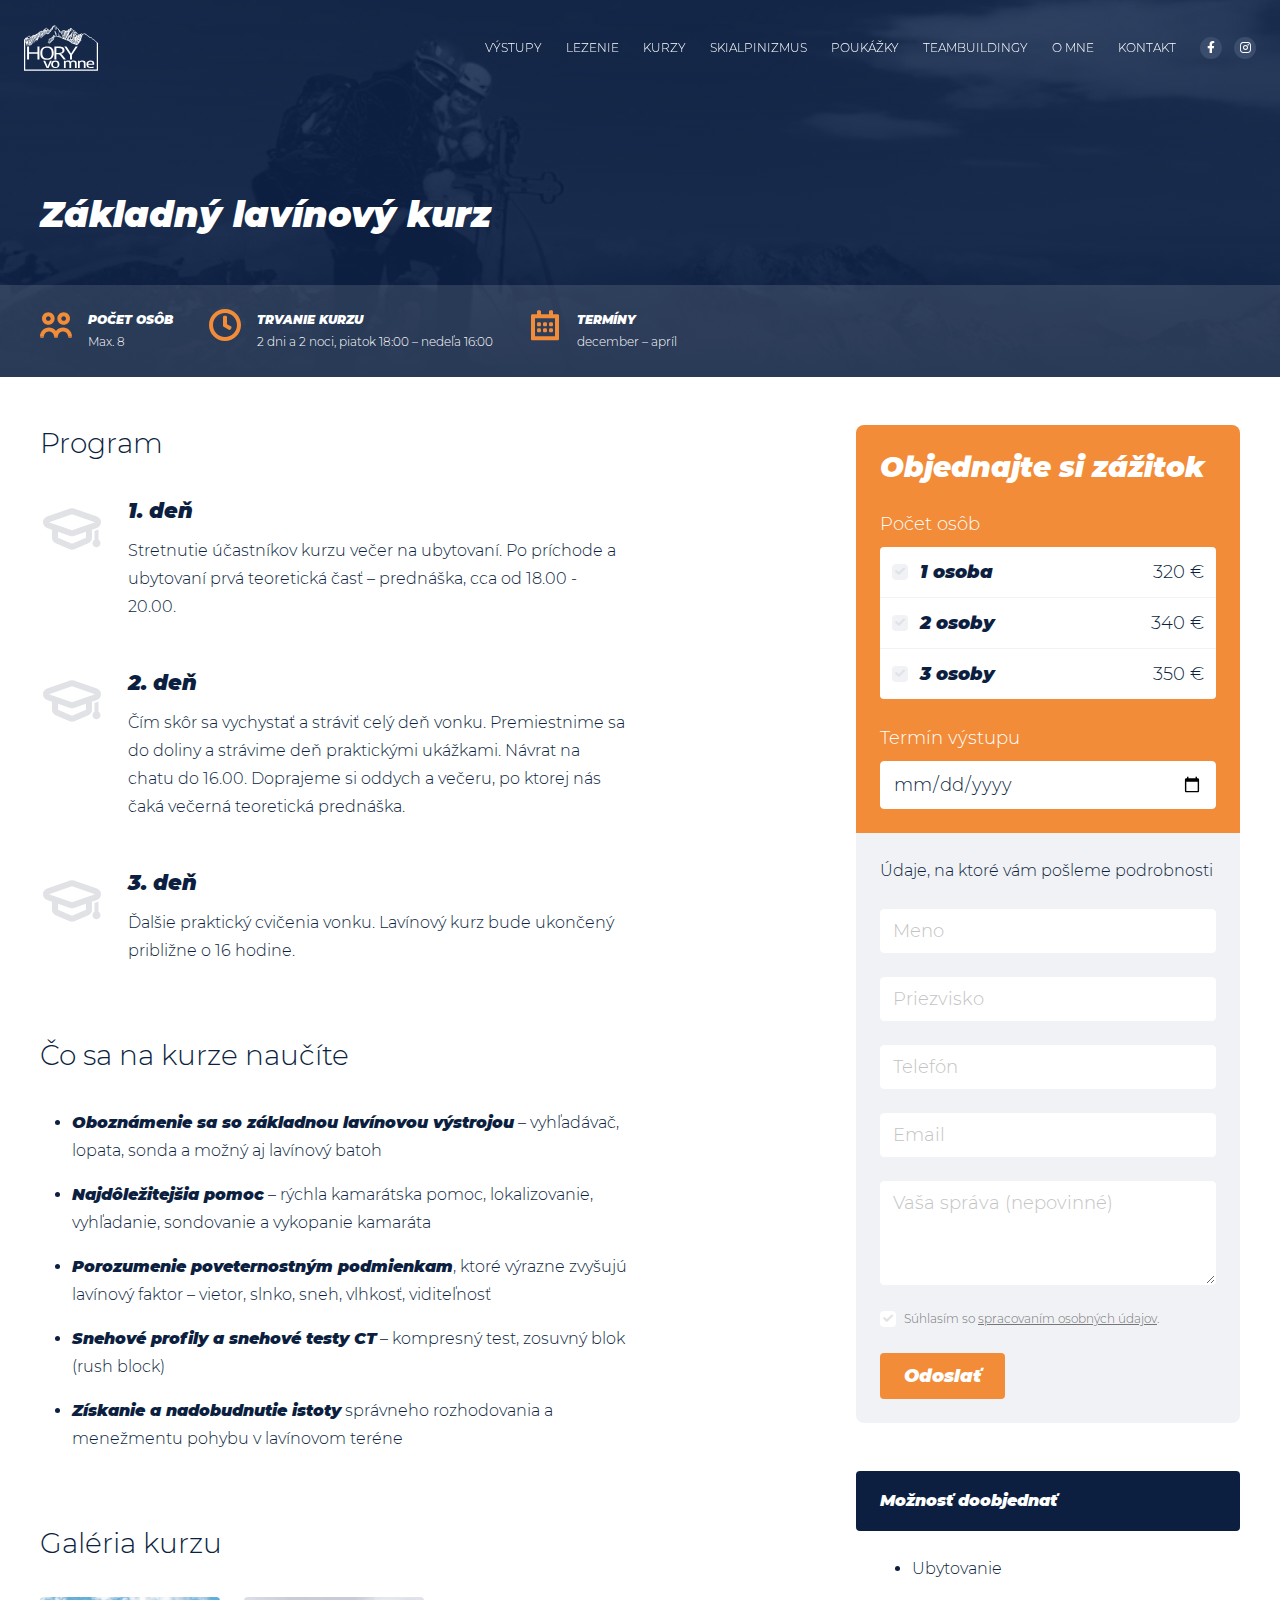
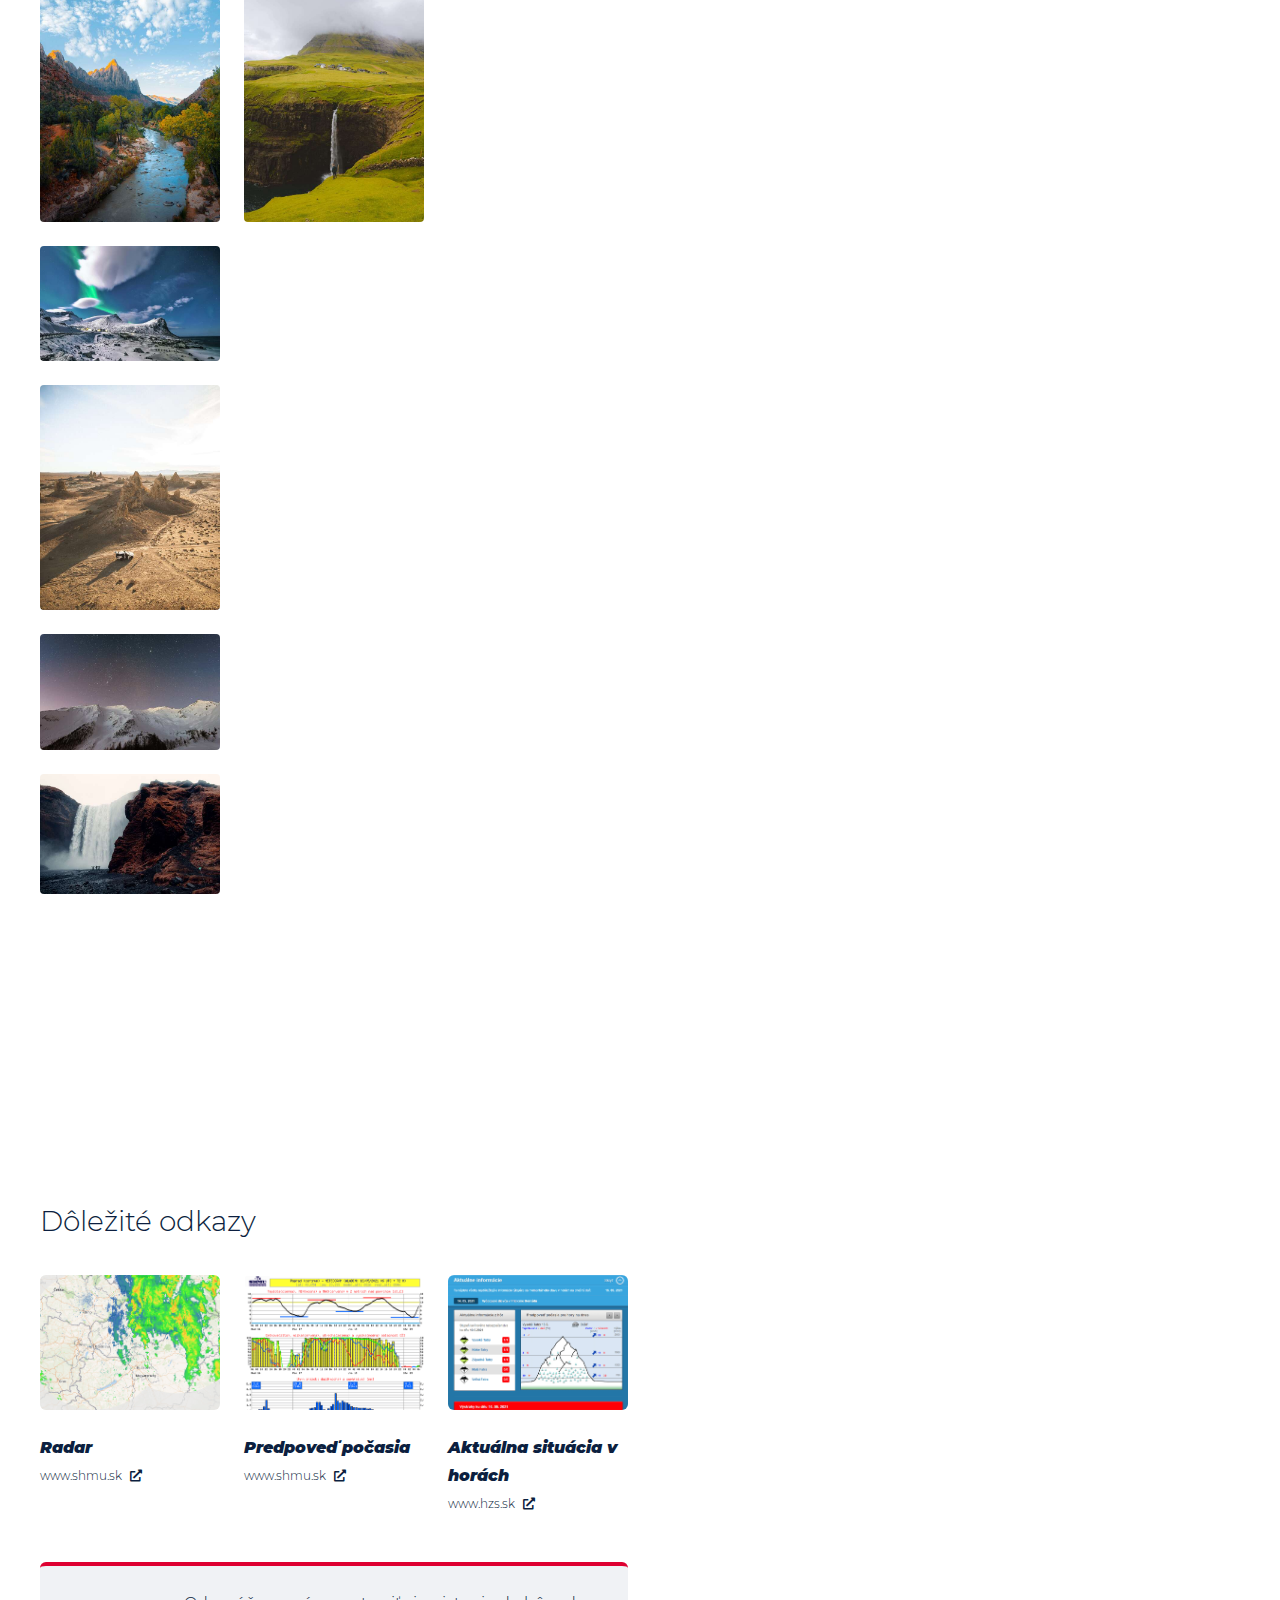
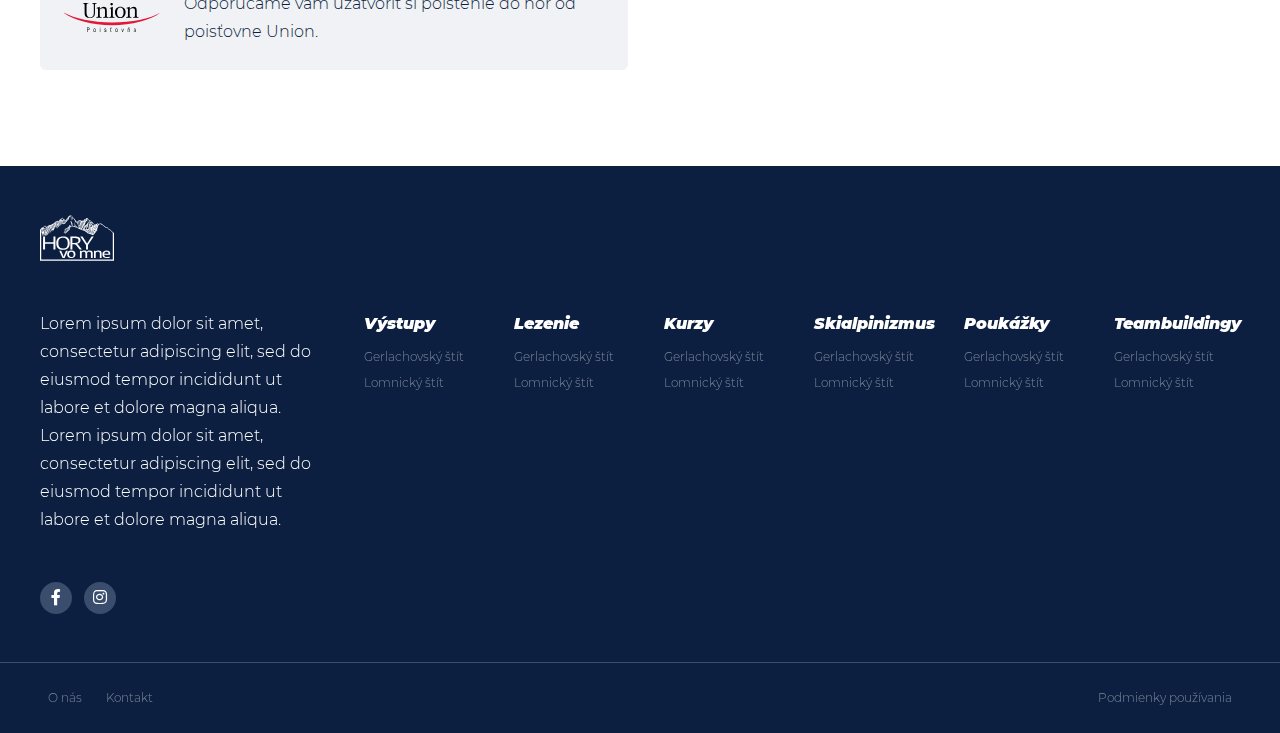
<file: zakladny-lavinovy-kurz.html>
<!DOCTYPE html>
<html lang="sk">

<head>
    <meta charset="utf-8" />
    <meta name="viewport" content="width=device-width, initial-scale=1.0" />
    <meta http-equiv="X-UA-Compatible" content="IE=edge,chrome=1" />
    <meta name="HandheldFriendly" content="true" />
    <meta name="MobileOptimized" content="320" />
    <meta name="format-detection" content="telephone=no" />
    <meta name="format-detection" content="date=no" />
    <meta name="format-detection" content="address=no" />
    <meta name="format-detection" content="email=no" />

    <title>HORY vo mne</title>

	<link rel="stylesheet" href="assets/fonts/font-awesome/css/all.css" />
	
	<link rel="stylesheet" href="assets/css/montserrat.css" />
	<link rel="stylesheet" href="assets/css/reset.css" />
	<link rel="stylesheet" href="assets/css/slider.css" />
    <link rel="stylesheet" href="assets/css/layout.css" />
	<link rel="stylesheet" href="assets/css/utilities.css" />
    <link rel="stylesheet" href="assets/css/components.css" />
    <link rel="stylesheet" href="assets/css/typography.css" />
</head>

<body>

	<svg xmlns="http://www.w3.org/2000/svg" class="svg-filters">
		<filter id="duotone__darkblue">
			<feColorMatrix type="matrix" result="grayscale"
			  values="1 0 0 0 0
					  1 0 0 0 0
					  1 0 0 0 0
						  0 0 0 1 0" />
			<feComponentTransfer color-interpolation-filters="sRGB" result="duotone__darkblue">
				<feFuncR type="table" tableValues="0.0470588235 0.2274509803"></feFuncR>
				<feFuncG type="table" tableValues="0.1215686274 0.3019607843"></feFuncG>
				<feFuncB type="table" tableValues="0.2509803921 0.4274509803"></feFuncB>
				<feFuncA type="table" tableValues="0 1"></feFuncA>
			</feComponentTransfer>
		</filter>
	</svg>

	<header class="header flexbox flexbox__justify-space-between flexbox__align-items-center transition">
		<div class="header__branding">
			<a href="index.html" class="branding branding--light">
				<img src="assets/images/logo--light.svg" alt="HoryVoMne.sk" class="branding__img" />
			</a>
			<a href="index.html" class="branding branding--dark">
				<img src="assets/images/logo--dark.svg" alt="HoryVoMne.sk" class="branding__img" />
			</a>
		</div>
		<div class="header__navigation">
			<a href="#" class="navigation__trigger">
				<span class="transition">Menu</span>
				<span class="transition"></span>
				<span class="transition"></span>
				<span class="transition"></span>
			</a>
			<nav class="navigation" data-toggle="true">
				<ul class="navigation__menu l-flexbox l-flexbox__align-items-center">
					<li class="navigation__menu__item">
						<a href="vystupy.html" class="navigation__menu__anchor">Výstupy<i class="fas fa-angle-down"></i></a>
						<ul class="navigation__submenu" data-toggle="true">
							<li class="navigation__submenu__item"><a href="gerlachovsky-stit.html" class="navigation__submenu__anchor">Gerlachovský štít</a></li>
							<li class="navigation__submenu__item"><a href="#" class="navigation__submenu__anchor">Lomnický štít</a></li>
							<li class="navigation__submenu__item"><a href="#" class="navigation__submenu__anchor">Žabí kôň</a></li>
						</ul>
					</li>
					<li class="navigation__menu__item">
						<a href="#" class="navigation__menu__anchor">Lezenie<i class="fas fa-angle-down"></i></a>
						<ul class="navigation__submenu" data-toggle="true">
							<li class="navigation__submenu__item"><a href="gerlachovsky-stit.html" class="navigation__submenu__anchor">Gerlachovský štít</a></li>
							<li class="navigation__submenu__item"><a href="#" class="navigation__submenu__anchor">Lomnický štít</a></li>
							<li class="navigation__submenu__item"><a href="#" class="navigation__submenu__anchor">Žabí kôň</a></li>
						</ul>
					</li>
					<li class="navigation__menu__item">
						<a href="#" class="navigation__menu__anchor">Kurzy<i class="fas fa-angle-down"></i></a>
						<ul class="navigation__submenu" data-toggle="true">
							<li class="navigation__submenu__item"><a href="gerlachovsky-stit.html" class="navigation__submenu__anchor">Gerlachovský štít</a></li>
							<li class="navigation__submenu__item"><a href="#" class="navigation__submenu__anchor">Lomnický štít</a></li>
							<li class="navigation__submenu__item"><a href="#" class="navigation__submenu__anchor">Žabí kôň</a></li>
						</ul>
					</li>
					<li class="navigation__menu__item">
						<a href="#" class="navigation__menu__anchor">Skialpinizmus<i class="fas fa-angle-down"></i></a>
						<ul class="navigation__submenu" data-toggle="true">
							<li class="navigation__submenu__item"><a href="gerlachovsky-stit.html" class="navigation__submenu__anchor">Gerlachovský štít</a></li>
							<li class="navigation__submenu__item"><a href="#" class="navigation__submenu__anchor">Lomnický štít</a></li>
							<li class="navigation__submenu__item"><a href="#" class="navigation__submenu__anchor">Žabí kôň</a></li>
						</ul>
					</li>
					<li class="navigation__menu__item">
						<a href="poukazky.html" class="navigation__menu__anchor">Poukážky<i class="fas fa-angle-down"></i></a>
						<ul class="navigation__submenu" data-toggle="true">
							<li class="navigation__submenu__item"><a href="gerlachovsky-stit.html" class="navigation__submenu__anchor">Gerlachovský štít</a></li>
							<li class="navigation__submenu__item"><a href="#" class="navigation__submenu__anchor">Lomnický štít</a></li>
							<li class="navigation__submenu__item"><a href="#" class="navigation__submenu__anchor">Žabí kôň</a></li>
						</ul>
					</li>
					<li class="navigation__menu__item">
						<a href="#" class="navigation__menu__anchor">Teambuildingy<i class="fas fa-angle-down"></i></a>
						<ul class="navigation__submenu" data-toggle="true">
							<li class="navigation__submenu__item"><a href="gerlachovsky-stit.html" class="navigation__submenu__anchor">Gerlachovský štít</a></li>
							<li class="navigation__submenu__item"><a href="#" class="navigation__submenu__anchor">Lomnický štít</a></li>
							<li class="navigation__submenu__item"><a href="#" class="navigation__submenu__anchor">Žabí kôň</a></li>
						</ul>
					</li>
					<li class="navigation__menu__item"><a href="#" class="navigation__menu__anchor">O mne</a></li>
					<li class="navigation__menu__item"><a href="kontakt.html" class="navigation__menu__anchor">Kontakt</a></li>
				</ul>
				<ul class="navigation__icons flexbox flexbox__justify-center flexbox__align-items-center">
					<li class="navigation__icons__item"><a href="#" class="navigation__icons__anchor transition"><i class="fab fa-facebook-f"></i></a></li>
					<li class="navigation__icons__item"><a href="#" class="navigation__icons__anchor transition"><i class="fab fa-instagram"></i></a></li>
				</ul>
			</nav>
		</div>
	</header>
	
	<main class="content">
		<section class="hero hero--product">
			<div class="hero__product__image" style="background-image: url(assets/images/products/gerlachovsky-stit.jpg);"></div>
			<div class="overlay"></div>
			<div class="hero__content container">
				<h1 class="hero__heading"><strong>Základný lavínový kurz</strong></h1>
			</div>
			<div class="details">
				<div class="hero__details container">
					<ul class="icon__list">
						<li class="icon__list__item">
							<div class="icon__list__anchor">
								<img src="assets/images/icons/pocet-osob.svg" alt="Počet osôb" class="icon__list__icon transition" />
								<div class="icon__list__content">
									<strong class="icon__list__caption">Počet osôb</strong>
									<span class="icon__list__title">Max. 8</span>
								</div>
							</div>
						</li>
						<li class="icon__list__item">
							<div class="icon__list__anchor">
								<img src="assets/images/icons/dlzka-trvania.svg" alt="Dĺžka trvania" class="icon__list__icon transition" />
								<div class="icon__list__content">
									<strong class="icon__list__caption">Trvanie kurzu</strong>
									<span class="icon__list__title">2 dni a 2 noci, piatok 18:00 – nedeľa 16:00</span>
								</div>
							</div>
						</li>
						<li class="icon__list__item">
							<div class="icon__list__anchor">
								<img src="assets/images/icons/terminy.svg" alt="Termíny" class="icon__list__icon transition" />
								<div class="icon__list__content">
									<strong class="icon__list__caption">Termíny</strong>
									<span class="icon__list__title">december – apríl</span>
								</div>
							</div>
						</li>
						
						
					</ul>
				</div>
			</div>
		</section>
		<section class="block">
			<div class="container">
				<div class="inner__section inner__section--two-col">
					<div class="product__info inner__section__column">
						<h2>Program</h2>
						<ul class="icon__list">
							<li class="icon__list__item">
								<div class="icon__list__anchor">
									<img src="assets/images/icons/kurzy_light.svg" alt="Kurz" class="icon__list__icon transition" />
									<div class="icon__list__content">
										<strong class="icon__list__title">1. deň</strong>
										<span class="icon__list__description">Stretnutie účastníkov kurzu večer na ubytovaní. Po príchode a ubytovaní prvá teoretická časť – prednáška, cca od 18.00 - 20.00.</span>
									</div>
								</div>
							</li>
							<li class="icon__list__item">
								<div class="icon__list__anchor">
									<img src="assets/images/icons/kurzy_light.svg" alt="Kurz" class="icon__list__icon transition" />
									<div class="icon__list__content">
										<strong class="icon__list__title">2. deň</strong>
										<span class="icon__list__description">Čím skôr sa vychystať a stráviť celý deň vonku. Premiestnime sa do doliny a strávime deň praktickými ukážkami. Návrat na chatu do 16.00. Doprajeme si oddych a večeru, po ktorej nás čaká večerná teoretická prednáška.</span>
									</div>
								</div>
							</li>
							<li class="icon__list__item">
								<div class="icon__list__anchor">
									<img src="assets/images/icons/kurzy_light.svg" alt="Kurz" class="icon__list__icon transition" />
									<div class="icon__list__content">
										<strong class="icon__list__title">3. deň</strong>
										<span class="icon__list__description">Ďalšie praktický cvičenia vonku. Lavínový kurz bude ukončený približne o 16 hodine.</span>
									</div>
								</div>
							</li>
						</ul>
						<h2>Čo sa na kurze naučíte</h2>
						<ul class="dot__list">
							<li><strong>Oboznámenie sa so základnou lavínovou výstrojou</strong> – vyhľadávač, lopata, sonda a možný aj lavínový batoh</li>
							<li><strong>Najdôležitejšia pomoc</strong> – rýchla kamarátska pomoc, lokalizovanie, vyhľadanie, sondovanie a vykopanie kamaráta</li>
							<li><strong>Porozumenie poveternostným podmienkam</strong>, ktoré výrazne zvyšujú lavínový faktor – vietor, slnko, sneh, vlhkosť, viditeľnosť</li>
							<li><strong>Snehové profily a snehové testy CT</strong> – kompresný test, zosuvný blok (rush block)</li>
							<li><strong>Získanie a nadobudnutie istoty</strong> správneho rozhodovania a menežmentu pohybu v lavínovom teréne</li>
						</ul>
						<h2>Galéria kurzu</h2>
						<div class="product__gallery">
							<img src="assets/images/product-gallery/01.jpg" alt=" " class="product__gallery__item" />
							<img src="assets/images/product-gallery/02.jpg" alt=" " class="product__gallery__item" />
							<img src="assets/images/product-gallery/03.jpg" alt=" " class="product__gallery__item" />
							<img src="assets/images/product-gallery/04.jpg" alt=" " class="product__gallery__item" />
							<img src="assets/images/product-gallery/05.jpg" alt=" " class="product__gallery__item" />
							<img src="assets/images/product-gallery/06.jpg" alt=" " class="product__gallery__item" />
						</div>
						<h2>Dôležité odkazy</h2>
						<ul class="article__list">
							<li class="article__list__item">
								<a href="http://www.shmu.sk/sk/?page=1&id=meteo_radar" class="article__list__anchor" target="_blank">
									<div class="article__list__decor">
										<img src="assets/images/articles/external/radar.png" alt="Radar SHMÚ" class="article__list__image transition" />
									</div>
									<div class="article__list__content">
										<strong class="article__list__title">Radar</strong>
										<span class="article__list__description">www.shmu.sk<i class="fas fa-external-link-alt"></i></span>
									</div>
								</a>
							</li>
							<li class="article__list__item">
								<a href="http://www.shmu.sk/sk/?page=1&id=meteo_num_mgram&nwp_mesto=34035" class="article__list__anchor" target="_blank">
									<div class="article__list__decor">
										<img src="assets/images/articles/external/predpoved-pocasia.png" alt="Predpoveď počasia SHMÚ" class="article__list__image transition" />
									</div>
									<div class="article__list__content">
										<strong class="article__list__title">Predpoveď počasia</strong>
										<span class="article__list__description">www.shmu.sk<i class="fas fa-external-link-alt"></i></span>
									</div>
								</a>
							</li>
							<li class="article__list__item">
								<a href="https://www.hzs.sk/" class="article__list__anchor" target="_blank">
									<div class="article__list__decor">
										<img src="assets/images/articles/external/situacia-v-horach.png" alt="Aktuálna situácia v horách HZS" class="article__list__image transition" />
									</div>
									<div class="article__list__content">
										<strong class="article__list__title">Aktuálna situácia v horách</strong>
										<span class="article__list__description">www.hzs.sk<i class="fas fa-external-link-alt"></i></span>
									</div>
								</a>
							</li>
						</ul>
						<a href="https://www.union.sk/cestovne-poistenie-online" class="insurance" target="_blank">
							<img src="assets/images/insurance/union-poistovna.svg" alt="Union poisťovňa" class="insurance__logo transition" />
							<p class="insurance__description">Odporúčame vám uzatvoriť si poistenie do hôr od poisťovne Union.</p>
						</a>
					</div>
					<div class="product__form inner__section__column">
						<form class="form">
							<div class="form__block form__block--orange">
								<div class="form__group">
									<h2 class="form__title"><strong>Objednajte si zážitok</strong></h2>
								</div>
								<div class="form__group">
									<label class="form__label">Počet osôb</label>
									<div class="form__control">
										<label class="form__option">
											<input type="radio" name="pocet_osob" class="form__option__input" />
											<span class="form__option__radio transition">
												<i class="fas fa-check"></i>
											</span>
											<div class="form__option__content transition">
												<strong class="form__option__title">1&nbsp;osoba</strong>
												<span class="form__option__price">320&nbsp;€</span>
											</div>
										</label>
										<label class="form__option">
											<input type="radio" name="pocet_osob" class="form__option__input" />
											<span class="form__option__radio transition">
												<i class="fas fa-check"></i>
											</span>
											<div class="form__option__content transition">
												<strong class="form__option__title">2&nbsp;osoby</strong>
												<span class="form__option__price">340&nbsp;€</span>
											</div>
										</label>
										<label class="form__option">
											<input type="radio" name="pocet_osob" class="form__option__input" />
											<span class="form__option__radio transition">
												<i class="fas fa-check"></i>
											</span>
											<div class="form__option__content transition">
												<strong class="form__option__title">3&nbsp;osoby</strong>
												<span class="form__option__price">350&nbsp;€</span>
											</div>
										</label>
									</div>
								</div>
								<div class="form__group">
									<label class="form__label">Termín výstupu</label>
									<div class="form__control">
										<input type="date" class="form__element transition" />
									</div>
								</div>
							</div>
							<div class="form__block form__block--grey">
								<div class="form__group">
									<p class="form__title">Údaje, na ktoré vám pošleme podrobnosti</p>
								</div>
								<div class="form__group form__group--half">
									<div class="form__control">
										<input type="text" class="form__element transition" placeholder="Meno" />
									</div>
								</div>
								<div class="form__group form__group--half">
									<div class="form__control">
										<input type="text" class="form__element transition" placeholder="Priezvisko" />
									</div>
								</div>
								<div class="form__group form__group--half">
									<div class="form__control">
										<input type="text" class="form__element transition" placeholder="Telefón" />
									</div>
								</div>
								<div class="form__group form__group--half">
									<div class="form__control">
										<input type="text" class="form__element transition" placeholder="Email" />
									</div>
								</div>
								<div class="form__group">
									<div class="form__control">
										<textarea class="form__element transition" placeholder="Vaša správa (nepovinné)" rows="3"></textarea>
									</div>
								</div>
								<div class="form__group">
									<div class="form__control">
										<label class="form__consent">
											<input type="checkbox" class="form__consent__input" />
											<span class="form__consent__checkmark transition">
												<i class="fas fa-check"></i>
											</span>
											<span class="form__consent__content">Súhlasím so <a href="#" class="open__popup" data-popup="osobne-udaje__popup">spracovaním osobných údajov</a>.</span>
										</label>
									</div>
								</div>
								<div class="form__group">
									<div class="form__control">
										<button class="form__submit transition">Odoslať</button>
									</div>
								</div>
							</div>
						</form>
						<table class="sticky__header full__width">
							<tr>
								<th>
									<strong>Možnosť doobjednať</strong>
								</th>
							</tr>
							<tr>
								<td>
									<ul class="dot__list">
										<li>Ubytovanie</li>
									</ul>
								</td>
							</tr>
						</table>
					</div>
				</div>
			</div>
		</section>
	</main>
	
	<footer class="footer">
		<div class="container l-flexbox l-flexbox__wrap">
			<div class="footer__branding">
				<a href="#" class="branding">
					<img src="assets/images/logo--light.svg" alt="HoryVoMne.sk" class="branding__img" />
				</a>
			</div>
			<div class="footer__info">
				<p class="footer__description">Lorem ipsum dolor sit amet, consectetur adipiscing elit, sed do eiusmod tempor incididunt ut labore et dolore magna aliqua. Lorem ipsum dolor sit amet, consectetur adipiscing elit, sed do eiusmod tempor incididunt ut labore et dolore magna aliqua.</p>
				<ul class="navigation__icons flexbox flexbox__align-items-center">
					<li class="navigation__icons__item"><a href="#" class="navigation__icons__anchor transition"><i class="fab fa-facebook-f"></i></a></li>
					<li class="navigation__icons__item"><a href="#" class="navigation__icons__anchor transition"><i class="fab fa-instagram"></i></a></li>
				</ul>
			</div>
			<div class="footer__navigation">
				<nav class="sitemap">
					<ul class="sitemap__list flexbox flexbox__wrap">
						<li class="sitemap__list__item flexitem__grow-1">
							<a href="#" class="sitemap__list__anchor"><strong>Výstupy</strong></a>
							<ul class="sitemap__sublist">
								<li class="sitemap__sublist__item"><a href="#" class="sitemap__sublist__anchor transition">Gerlachovský štít</a></li>
								<li class="sitemap__sublist__item"><a href="#" class="sitemap__sublist__anchor transition">Lomnický štít</a></li>
							</ul>
						</li>
						<li class="sitemap__list__item flexitem__grow-1">
							<a href="#" class="sitemap__list__anchor"><strong>Lezenie</strong></a>
							<ul class="sitemap__sublist">
								<li class="sitemap__sublist__item"><a href="#" class="sitemap__sublist__anchor transition">Gerlachovský štít</a></li>
								<li class="sitemap__sublist__item"><a href="#" class="sitemap__sublist__anchor transition">Lomnický štít</a></li>
							</ul>
						</li>
						<li class="sitemap__list__item flexitem__grow-1">
							<a href="#" class="sitemap__list__anchor"><strong>Kurzy</strong></a>
							<ul class="sitemap__sublist">
								<li class="sitemap__sublist__item"><a href="#" class="sitemap__sublist__anchor transition">Gerlachovský štít</a></li>
								<li class="sitemap__sublist__item"><a href="#" class="sitemap__sublist__anchor transition">Lomnický štít</a></li>
							</ul>
						</li>
						<li class="sitemap__list__item flexitem__grow-1">
							<a href="#" class="sitemap__list__anchor"><strong>Skialpinizmus</strong></a>
							<ul class="sitemap__sublist">
								<li class="sitemap__sublist__item"><a href="#" class="sitemap__sublist__anchor transition">Gerlachovský štít</a></li>
								<li class="sitemap__sublist__item"><a href="#" class="sitemap__sublist__anchor transition">Lomnický štít</a></li>
							</ul>
						</li>
						<li class="sitemap__list__item flexitem__grow-1">
							<a href="#" class="sitemap__list__anchor"><strong>Poukážky</strong></a>
							<ul class="sitemap__sublist">
								<li class="sitemap__sublist__item"><a href="#" class="sitemap__sublist__anchor transition">Gerlachovský štít</a></li>
								<li class="sitemap__sublist__item"><a href="#" class="sitemap__sublist__anchor transition">Lomnický štít</a></li>
							</ul>
						</li>
						<li class="sitemap__list__item flexitem__grow-1">
							<a href="#" class="sitemap__list__anchor"><strong>Teambuildingy</strong></a>
							<ul class="sitemap__sublist">
								<li class="sitemap__sublist__item"><a href="#" class="sitemap__sublist__anchor transition">Gerlachovský štít</a></li>
								<li class="sitemap__sublist__item"><a href="#" class="sitemap__sublist__anchor transition">Lomnický štít</a></li>
							</ul>
						</li>
					</ul>
				</nav>
			</div>
		</div>
	</footer>
	
	<div class="bottombar">
		<div class="container flexbox flexbox__justify-space-between">
			<div class="bottombar__navigation">
				<nav class="menu">
					<ul class="menu__list flexbox">
						<li class="menu__list__item"><a href="#" class="menu__list__anchor transition">O nás</a></li>
						<li class="menu__list__item"><a href="#" class="menu__list__anchor transition">Kontakt</a></li>
					</ul>
				</nav>
			</div>
			<div class="bottombar__links">
				<nav class="menu">
					<ul class="menu__list flexbox">
						<li class="menu__list__item"><a href="#" class="menu__list__anchor transition">Podmienky používania</a></li>
					</ul>
				</nav>
			</div>
		</div>
	</div>
	
	<div class="popup" id="osobne-udaje__popup" data-toggle="true">
		<div class="popup__container">
			<div class="popup__header">
				<a href="#" class="popup__close"><i class="fas fa-times"></i></a>
				<p class="popup__title"><strong>Spracovanie osobných údajov</strong></p>
			</div>
			<div class="popup__content">
				<p>Vaše údaje zadané do kontaktného formulára budú odoslané konkrétnemu predajcovi. Vaše údaje zadané do kontaktného formulára budú odoslané konkrétnemu predajcovi. Vaše údaje zadané do kontaktného formulára budú odoslané konkrétnemu predajcovi. Vaše údaje zadané do kontaktného formulára budú odoslané konkrétnemu predajcovi. Vaše údaje zadané do kontaktného formulára budú odoslané konkrétnemu predajcovi. Vaše údaje zadané do kontaktného formulára budú odoslané konkrétnemu predajcovi. Vaše údaje zadané do kontaktného formulára budú odoslané konkrétnemu predajcovi. Vaše údaje zadané do kontaktného formulára budú odoslané konkrétnemu predajcovi.</p>
			</div>
		</div>
	</div>
	
	<script src="assets/js/JSslider.js"></script>
	<script src="assets/js/header.js"></script>
	<script src="assets/js/menu.js"></script>
	<script src="assets/js/sliders.js"></script>
	<script src="assets/js/popup.js"></script>
</body>

</html>
</file>
<file: assets/css/montserrat.css>
@font-face {
	font-family: 'Montserrat';
	font-style: italic;
	font-weight: 900;
	font-display: swap;
	src: url('../fonts/Montserrat-BlackItalic.woff2') format('woff2'),
		url('../fonts/Montserrat-BlackItalic.woff') format('woff'),
		url('../fonts/Montserrat-BlackItalic.ttf') format('truetype');
}

@font-face {
	font-family: 'Montserrat';
	font-style: normal;
	font-weight: 300;
	font-display: swap;
	src: url('../fonts/Montserrat-Light.woff2') format('woff2'),
		url('../fonts/Montserrat-Light.woff') format('woff'),
		url('../fonts/Montserrat-Light.ttf') format('truetype');
}
</file>
<file: assets/css/layout.css>
/* General */

*, *:before, *:after {
	-webkit-box-sizing: border-box;
	-moz-box-sizing: border-box;
	box-sizing: border-box;
	-webkit-tap-highlight-color: rgba(0,0,0,0);
	-webkit-tap-highlight-color: transparent;
	text-rendering: optimizeLegibility;
	-webkit-font-smoothing: antialiased;
	-moz-osx-font-smoothing: grayscale;
}
body.block-scroll {
	overflow: hidden;
}

/* Header */

.header {
	position: fixed;
	left: 0;
	top: 0;
	width: 100%;
	padding-bottom: 32px;
	z-index: 10;
}
.header.scrolled {
	background-color: #ffffff;
	box-shadow: 0 10px 20px rgba(12, 31, 64, 0.16);
}

.header__branding {
	padding: 16px;
}
.header .branding--dark, 
.header.scrolled .branding--light {
	display: none;
}
.header.scrolled .branding--dark {
	display: block;
}

.header__certificates {
	position: absolute;
	left: 0;
	bottom: 0;
	width: 100%;
	z-index: 1;
}

.header__navigation {
	margin-left: auto;
	padding: 16px;
	position: relative;
}
.header .navigation__icons {
	padding: 16px;
	
	background-color: #f0f2f5;
}
.header.scrolled .navigation__trigger span {
	background-color: #0c1f40;
}

@media (min-width: 768px) {
	.header {
		padding-bottom: 0;
	}
	.header__certificates {
		position: static;
		left: auto;
		bottom: auto;
		width: auto;
	}
	.header.scrolled .certificates {
		color: #0c1f40;
		
		background-color: #f0f2f5;
		border-radius: 0;
	}
}

@media (min-width: 1025px) {
	.header__branding, 
	.header__navigation, 
	.header .navigation__icons {
		padding: 24px;
	}
}

@media (min-width: 1280px) {
	.header.scrolled .navigation {
		color: #0c1f40;
	}
	.header.scrolled .navigation__submenu {
		color: #767676;
		
		scrollbar-color: #f0f2f5 #e0e2e6;
	}
	.header.scrolled .navigation__submenu::-webkit-scrollbar-track {
		background: #e0e2e6;
	}
	.header.scrolled .navigation__submenu::-webkit-scrollbar-thumb {
		background-color: #f0f2f5;
		border: 3px solid #e0e2e6;
	}
	.header.scrolled .navigation__submenu__item {
		background-color: #f0f2f5;
	}
	.header.scrolled .navigation__submenu__item + .navigation__submenu__item {
		border-top: 1px solid #e0e2e6;
	}
	.header .navigation__icons {
		margin-left: 12px;
		padding: 0;
		
		background-color: transparent;
		background-color: rgba(0, 0, 0, 0);
	}
	.header .navigation__icons__anchor {
		height: 22px;
		width: 22px;
		
		font-size: 12px;
		line-height: 22px;
		
		background-color: #3a4d6d;
	}
	.header.scrolled .navigation__icons__anchor {
		background-color: #0c1f40;
	}
}

/* Hero */

.hero {
	padding: 144px 16px 16px;
	
	color: #ffffff;
	
	background-color: #0c1f40;
	background-position: center;
	background-repeat: no-repeat;
	-webkit-background-size: cover;
	-moz-background-size: cover;
	background-size: cover;
}
.hero--home, 
.hero--category {
	text-align: center;
	
	background-image: url(../images/hero-background.jpg);
}
.hero--product {
	padding-bottom: 0;
}
.hero__product__image {
	bottom: 0;
	left: 0;
	position: absolute;
	right: 0;
	top: 0;
	
	-webkit-filter: url('#duotone__darkblue');
	filter: url('#duotone__darkblue');
	background-color: #00314d;
	background-position: center;
	background-repeat: no-repeat;
	-webkit-background-size: cover;
	-moz-background-size: cover;
	background-size: cover;
}
.hero__heading {
	margin-bottom: 16px;
}
.hero__heading__icon {
	display: block;
	height: 84px;
	margin: 0 auto 32px;
	width: 84px;
}
.hero__content .icon__list {
	-webkit-box-pack: center;
	-ms-flex-pack: center;
	justify-content: center;
	
	font-size: 16px;
	line-height: 28px;
}
.hero__content .icon__list__item {
	-ms-flex-preferred-size: 50%;
	flex-basis: 50%;
	max-width: 50%;
	min-width: 50%;
	padding-top: 16px;
	padding-bottom: 16px;
}
.hero__content .icon__list__icon {
	margin-left: auto;
	margin-right: auto;
	margin-bottom: 16px;
	height: 48px;
	width: 48px;
}
.details {
	margin-top: 32px;
	margin-right: -16px;
	margin-left: -16px;
	padding: 16px;
	position: relative;
	
	background-color: rgba(255, 255, 255, 0.12);
}
.hero__details .icon__list {
	position: relative;
	
	font-size: 12px;
	line-height: 22px;
}
.hero__details .icon__list__item + .icon__list__item {
	margin-top: 8px;
}
.hero__details .icon__list__icon {
	margin-right: 12px;
	height: 24px;
	width: 24px;
}
.hero__details .icon__list__caption {
	text-transform: uppercase;
}

@media (min-width: 768px) {
	.hero {
		padding: 112px 16px 16px;
	}
	.hero--product {
		padding-bottom: 0;
	}
	.hero__content .icon__list__item {
		-ms-flex-preferred-size: 33.33333%;
		flex-basis: 33.33333%;
		max-width: 33.33333%;
		min-width: 33.33333%;
	}
	.hero__details .icon__list__item {
		-webkit-box-flex: 0;
        -ms-flex: 0 0 auto;
            flex: 0 0 auto;
		max-width: none;
		min-width: 0;
	}
	.hero__details .icon__list__item + .icon__list__item {
		margin-top: 0;
		margin-left: 16px;
	}
}

@media (min-width: 1025px) {
	.hero {
		padding: 144px 24px 24px;
	}
	.hero--product {
		padding-bottom: 0;
	}
	.hero--product .hero__content {
		padding-right: 33.33333%;
	}
	.hero__heading {
		margin-bottom: 24px;
	}
	.hero__heading__icon {
		display: inline-block;
		margin: 0 16px 0 0;
		vertical-align: middle;
	}
	.hero__content .icon__list__item {
		-ms-flex-preferred-size: 16.66666%;
		flex-basis: 16.66666%;
		max-width: 16.66666%;
		min-width: 16.66666%;
		padding-top: 24px;
		padding-bottom: 24px;
	}
	.details {
		margin-top: 48px;
		margin-right: -24px;
		margin-left: -24px;
		padding: 12px 24px;
	}
	.hero__details .icon__list__item + .icon__list__item {
		margin-left: 12px;
	}
}

@media (min-width: 1280px) {
	.hero {
		padding: 192px 24px 48px;
	}
	.hero--product {
		padding-bottom: 0;
	}
	.hero__heading__icon {
		height: 105px;
		width: 105px;
		margin: 0 24px 0 0;
	}
	.hero__content .icon__list {
		font-size: 21px;
		line-height: 28px;
	}
	.hero__content .icon__list__icon {
		height: 64px;
		width: 64px;
		margin-bottom: 24px;
	}
	.hero__details .icon__list__icon {
		height: 32px;
		width: 32px;
		margin-right: 16px;
	}
}

/* Block */

.block {
	padding: 32px 16px;
	
	color: #0c1f40;
}
.block h2:not(:last-child), 
.block h3:not(:last-child), 
.block p:not(:last-child), 
.block ul:not(:last-child), 
.block ol:not(:last-child) {
	margin-bottom: 16px;
}
.block table:not(:last-child) {
	margin-bottom: 32px;
}
.block h2:not(:first-child) {
	padding-top: 16px;
}

@media (min-width: 1025px) {
	.block {
		padding: 48px 24px;
	}
	.block h2:not(:last-child), 
	.block h3:not(:last-child), 
	.block p:not(:last-child), 
	.block ul:not(:last-child), 
	.block ol:not(:last-child) {
		margin-bottom: 24px;
	}
	.block h2:not(:first-child) {
		padding-top: 48px;
	}
}

/* Product Detail */

.product__info {
	margin-bottom: 40px;
}
.product__info .icon__list, 
.product__info .product__gallery, 
.product__info .article__list {
	margin-bottom: 8px !important;
}
.product__info .dot__list {
	padding-top: 8px;
}
.product__info .insurance {
	margin-top: 24px;
}
.product__info .icon__list__item + .icon__list__item {
	margin-top: 16px;
}
.product__info .icon__list__icon {
	height: 48px;
	width: 48px;
	margin-right: 16px;
}
.product__info .icon__list__title {
	color: #0c1f40;
}
.product__info .icon__list__description {
	margin-top: 8px;
}

.product__form .form {
	margin-bottom: 48px;
}
.product__form table .icon__list__icon {
	margin-top: 6px;
	margin-right: 8px;
	height: 16px;
	width: 16px;
}
.product__form table .icon__list__title {
	color: #0c1f40;
}

@media (min-width: 768px) {
	.product__info {
		margin-bottom: 0;
	}
}

@media (min-width: 1025px) {
	.inner__section--two-col .inner__section__column.product__info {
		-ms-flex-preferred-size: 50%;
		flex-basis: 50%;
		max-width: 50%;
		min-width: 50%;
	}
	.inner__section--two-col .inner__section__column.product__form {
		-ms-flex-preferred-size: 33.33333%;
		flex-basis: 33.33333%;
		max-width: 33.33333%;
		min-width: 33.33333%;
	}
	.product__info .icon__list, 
	.product__info .product__gallery, 
	.product__info .article__list {
		margin-bottom: 12px !important;
	}
	.product__info .dot__list {
		padding-top: 12px;
	}
	.product__info .insurance {
		margin-top: 36px;
	}
	.product__info .article__list__item {
		-ms-flex-preferred-size: 33.33333%;
		flex-basis: 33.33333%;
		max-width: 33.33333%;
		min-width: 33.33333%;
	}
}

@media (min-width: 1280px) {
	.product__info .icon__list__item + .icon__list__item {
		margin-top: 24px;
	}
	.product__info .icon__list__icon {
		height: 64px;
		width: 64px;
		margin-right: 24px;
	}
	.product__info .icon__list__description {
		margin-top: 12px;
	}
	.product__info .icon__list__title {
		font-size: 21px;
		line-height: 28px;
	}
}

/* Contact */

.contact__info {
	margin-bottom: 40px;
}
.contact__info .icon__list__icon {
	margin-right: 16px;
	height: 48px;
	width: 48px;
}
.contact__info .icon__list__title {
	margin-bottom: 8px;
	
	color: #0c1f40;
}
.contact__info .icon__list__link i {
	color: #0c1f40;
}
.contact__info .icon__list__link + .icon__list__link {
	margin-top: 4px;
}

@media (min-width: 768px) {
	.contact__info {
		margin-bottom: 0;
	}
}

@media (min-width: 1025px) {
	.inner__section--two-col .inner__section__column.contact__info {
		-ms-flex-preferred-size: 50%;
		flex-basis: 50%;
		max-width: 50%;
		min-width: 50%;
	}
	.inner__section--two-col .inner__section__column.contact__form {
		-ms-flex-preferred-size: 33.33333%;
		flex-basis: 33.33333%;
		max-width: 33.33333%;
		min-width: 33.33333%;
	}
}

@media (min-width: 1280px) {
	.contact__info .icon__list__title {
		font-size: 21px;
		line-height: 28px;
	}
}

/* Footer */

.footer {
	margin-top: 32px;
	padding: 32px 16px 16px;
	
	color: #ffffff;
	
	background-color: #0c1f40;
}

.footer__branding, 
.footer__description, 
.footer__info{
	margin-bottom: 32px;
}
.footer .sitemap__sublist {
	color: #7b8698;
	font-size: 12px;
	line-height: 22px;
}
.footer .sitemap__list__item {
	padding-top: 16px;
	padding-bottom: 16px;
}
.footer .sitemap__sublist__anchor:hover {
	color: #ffffff;
}
.footer .navigation__icons__anchor {
	background-color: #3a4d6d;
}

@media (min-width: 1025px) {
	.footer {
		margin-top: 48px;
		padding: 48px 24px;
	}
	.footer__branding, 
	.footer__description {
		margin-bottom: 48px;
	}
	.footer__branding {
		-ms-flex-preferred-size: 100%;
		flex-basis: 100%;
		max-width: 100%;
		min-width: 100%;
	}
	.footer__info {
		-ms-flex-preferred-size: 33.33333%;
		flex-basis: 33.33333%;
		max-width: 33.33333%;
		min-width: 33.33333%;
		margin-bottom: 0;
		padding-right: 24px;
	}
	.footer__navigation {
		-ms-flex-preferred-size: 66.66667%;
		flex-basis: 66.66667%;
		max-width: 66.66667%;
		min-width: 66.66667%;
		margin-top: -24px;
		padding-left: 24px;
	}
	.footer .sitemap__list__item {
		padding-top: 24px;
		padding-bottom: 24px;
	}
}

@media (min-width: 1280px) {
	.footer__info {
		-ms-flex-preferred-size: 25%;
		flex-basis: 25%;
		max-width: 25%;
		min-width: 25%;
	}
	.footer__navigation {
		-ms-flex-preferred-size: 75%;
		flex-basis: 75%;
		max-width: 75%;
		min-width: 75%;
	}
}

/* BottomBar */

.bottombar {
	padding: 16px;
	
	background-color: #0c1f40;
	border-top: 1px solid #3a4d6d;
}
.bottombar .menu__list {
	color: #7b8698;
	font-size: 12px;
	line-height: 22px;
}
.bottombar .menu__list__item:hover {
	color: #ffffff;
}
.bottombar__navigation .menu__list__item {
	margin-right: 16px;
}

@media (min-width: 1025px) {
	.bottombar {
		padding: 24px;
	}
	.bottombar__navigation .menu__list__item {
		margin-right: 24px;
	}
}

@media (min-width: 1280px) {
	.bottombar {
		padding: 24px 48px;
	}
}
</file>
<file: assets/css/utilities.css>
/* SVG Filters */

.svg-filters {
	height: 0;
	left: -9999em;
	margin: 0;
	padding: 0;
	position: absolute;
	width: 0;
}

/* Transition */

.transition {
	-webkit-transition: all .2s;
	-moz-transition: all .2s;
	-o-transition: all .2s;
	transition: all .2s;
}

/* Flexbox */

.flexbox {
	display: -webkit-box;
	display: -ms-flexbox;
	display: flex;
}
.flexbox__wrap {
	-ms-flex-wrap: wrap;
	flex-wrap: wrap;
}
.flexbox__justify-space-between {
	-webkit-box-pack: justify;
	-ms-flex-pack: justify;
	justify-content: space-between;
}
.flexbox__justify-center {
	-webkit-box-pack: center;
	-ms-flex-pack: center;
	justify-content: center;
}
.flexbox__align-items-top {
	-webkit-box-align: start;
	-ms-flex-align: start;
	align-items: flex-start;
}
.flexbox__align-items-center {
	-webkit-box-align: center;
	-ms-flex-align: center;
	align-items: center;
}

/* Flexitem */

.flexitem__grow-1 {
	-webkit-box-flex: 1;
	-ms-flex-positive: 1;
	flex-grow: 1;
}

@media (min-width: 768px) {
	.m-flexbox {
		display: -webkit-box;
		display: -ms-flexbox;
		display: flex;
	}
	.m-flexbox__wrap {
		-ms-flex-wrap: wrap;
		flex-wrap: wrap;
	}
	
	.m-flexitem__grow-1 {
		-webkit-box-flex: 1;
		-ms-flex-positive: 1;
		flex-grow: 1;
	}
}

@media (min-width: 1025px) {
	.l-flexbox {
		display: -webkit-box;
		display: -ms-flexbox;
		display: flex;
	}
	.l-flexbox__wrap {
		-ms-flex-wrap: wrap;
		flex-wrap: wrap;
	}
	
	.l-flexbox__align-items-center {
		-webkit-box-align: center;
		-ms-flex-align: center;
		align-items: center;
	}
}
</file>
<file: assets/css/components.css>
/* Lists */

.dot__list {
	list-style: disc outside none;
	padding-left: 32px;
}
.dot__list li + li {
	margin-top: 16px;
}

/* Bubble */

.bubble {
	display: inline-block;
	margin-top: 4px;
	padding: 4px 8px;
	
	font-size: 12px;
	line-height: 21px;
	
	background-color: #e0e2e6;
	border-radius: 2px;
}

/* Table */

table {
	text-align: left;
}
table.full__width {
	table-layout: fixed;
	width: 100%;
}
table.sticky__header {
	position: relative;
}
table.sticky__header th {
	position: sticky;
	position: -webkit-sticky;
	top: 80px;
}

td {
	padding: 16px;
}
th {
	padding: 12px 16px;
	vertical-align: middle;
	
	color: #ffffff;
	
	background-color: #0c1f40;
}
td:first-child,
th:first-child {
	border-top-left-radius: 4px;
	border-bottom-left-radius: 4px;
}
td:last-child,
th:last-child {
	border-top-right-radius: 4px;
	border-bottom-right-radius: 4px;
}

@media (min-width: 1025px) {
	td {
		padding: 24px;
	}
	th {
		padding: 16px 24px;
	}
	
	table.sticky__header th {
		top: 96px;
	}
}

/* Form */

.form {
	overflow: hidden;
	
	font-size: 16px;
	line-height: 28px;
	
	background-color: #ffffff;
	border-radius: 4px;
}
.form__block {
	padding: 8px 16px;
}
.form__block--orange {
	color: #ffffff;
	
	background-color: #f28c38;
}
.form__block--grey {
	color: #0c1f40;
	
	background-color: #f0f2f5;
}
.form__group {
	margin-left: -8px;
	margin-right: -8px;
	padding: 8px;
}
.form__title {
	color: inherit;
}
.form__label {
	display: block;
	margin-bottom: 8px;
	
	line-height: inherit;
}
.form__option {
	cursor: pointer;
	display: block;
	position: relative;
	-webkit-user-select: none;
	-moz-user-select: none;
	-ms-user-select: none;
	user-select: none;
	
	line-height: inherit;
}
.form__option__input {
	cursor: pointer;
	width: 0;
	height: 0;
	opacity: 0;
	position: absolute;
}
.form__option__radio {
	display: block;
	width: 16px;
	height: 16px;
	position: absolute;
	top: 50%;
	left: 12px;
	margin-top: -8px;
	
	color: #e0e2e6;
	font-size: 10px;
	line-height: 16px;
	text-align: center;
	
	background-color: #f0f2f5;
	border-radius: 4px;
}
.form__option input:checked ~ .form__option__radio {
	color: #ffa827;
	
	background-color: #ffffff;
}
.form__option__content {
	display: -webkit-box;
	display: -ms-flexbox;
	display: flex;
	-webkit-box-align: center;
	-ms-flex-align: center;
	align-items: center;
	-webkit-box-pack: justify;
	-ms-flex-pack: justify;
	justify-content: space-between;
	padding: 6px 12px 6px 40px;
	
	color: #0c1f40;
	
	background-color: #ffffff;
}
.form__option + .form__option .form__option__content {
	border-top: 1px solid #f0f2f5;
}
.form__option:first-child .form__option__content {
	border-top-left-radius: 4px;
	border-top-right-radius: 4px;
}
.form__option:last-child .form__option__content {
	border-bottom-left-radius: 4px;
	border-bottom-right-radius: 4px;
}
.form__option input:checked ~ .form__option__content {
	color: #ffffff;
	
	background-color: #0c1f40;
}
.form__option__title, 
.form__option__price {
	display: block;
}
.form__element {
	-webkit-appearance: none;
	-moz-appearance: none;
	appearance: none;
	display: inline-block;
	margin: 0;
	padding: 0 12px;
	vertical-align: bottom;
	width: 100%;
	
	color: #0c1f40;
	font-family: inherit;
	font-size: inherit;
	font-weight: 300;
	line-height: inherit;
	text-align: left;
	
	background-color: #ffffff;
	border: 1px solid #ffffff;
	border-radius: 4px;
}
input[type=text].form__element, 
input[type=email].form__element, 
input[type=date].form__element, 
select.form__element {
	height: 40px;
	line-height: 38px;
}
textarea.form__element {
	padding: 5px 12px; 
}
.form__element.error {
	border-color: #cc0000;
}
::placeholder { 
	color: #c3c3c3;
	opacity: 1; 
}
:-ms-input-placeholder { 
	color: #c3c3c3;
}
::-ms-input-placeholder { 
	color: #c3c3c3;
}
.form__consent {
	cursor: pointer;
	display: block;
	padding-left: 24px;
	position: relative;
	-webkit-user-select: none;
	-moz-user-select: none;
	-ms-user-select: none;
	user-select: none;
	
	color: #767676;
	font-size: 12px;
	line-height: 20px;
}
.form__consent__input {
	cursor: pointer;
	width: 0;
	height: 0;
	opacity: 0;
	position: absolute;
}
.form__consent__checkmark {
	display: block;
	width: 16px;
	height: 16px;
	position: absolute;
	top: 2px;
	left: 0;
	
	color: #e0e2e6;
	font-size: 10px;
	line-height: 16px;
	text-align: center;
	
	background-color: #ffffff;
	border-radius: 4px;
}
.form__consent input:checked ~ .form__consent__checkmark {
	color: #ffffff;
	
	background-color: #0c1f40
}
.form__consent__content a {
	color: inherit;
	text-decoration: underline;
}
.form__submit {
	cursor: pointer;
	display: inline-block;
	margin: 0;
	padding: 6px 16px;
	vertical-align: bottom;
	
	color: #ffffff;
	font-family: inherit;
	font-size: inherit;
	font-weight: 900;
	font-style: italic;
	line-height: inherit;
	text-align: center;
	
	background-color: #f28c38;
	border: 0 none;
	border-radius: 4px;
}
.form__submit:focus, 
.form__submit:hover {
	background-color: #d97727;
}
.error__message {
	display: block;
	margin-top: 4px;
	
	color: #cc0000;
	font-size: 12px;
	line-height: 21px;
}
.error__message i {
	margin-right: 4px;
}

@media (min-width: 1025px) {
	.form__block {
		padding: 12px 24px;
	}
	.form__group {
		margin-left: -12px;
		margin-right: -12px;
		padding: 12px;
	}
	.form__option__content {
		padding: 10px 12px 10px 40px;
	}
	input[type=text].form__element, 
	input[type=email].form__element, 
	input[type=date].form__element, 
	select.form__element {
		height: 48px;
		line-height: 46px;
	}
	textarea.form__element {
		padding: 9px 12px;
	}
}

@media (min-width: 1280px) {
	.form {
		font-size: 18px;
		line-height: 30px;
		
		border-radius: 8px;
	}
	input[type=text].form__element, 
	input[type=email].form__element,
	select.form__element {
		height: 44px;
		line-height: 42px;
	}
	textarea.form__element {
		padding: 6px 12px; 
	}
	.form__submit {
		padding: 8px 24px;
	}
	.error__message {
		margin-top: 8px;
		
		font-size: 14px;
		line-height: 25px;
	}
	.error__message i {
		margin-right: 6px;
	}
}

/* Container */

.container {
	margin-left: auto;
	margin-right: auto;
	max-width: 1200px;
	position: relative;
}
.shape + .container {
	padding-bottom: 32px;
}

@media (min-width: 1025px) {
	.shape + .container {
		padding-bottom: 48px;
	}
}

@media (min-width: 1280px) {
	.shape + .container {
		padding-bottom: 96px;
	}
}

/* Shape */

section {
	position: relative;
}

.shape {
	left: 0;
	overflow: hidden;
	position: absolute;
	width: 100%;
	-webkit-transform: rotate(180deg);
	-ms-transform: rotate(180deg);
	transform: rotate(180deg);
	
	line-height: 0;
}
.shape--bottom {
	bottom: -1px;
}
.shape svg {
	display: block;
	height: 32px;
	left: 50%;
	position: relative;
	width: calc(100% + 1.3px);
	z-index: -1;
	-webkit-transform: translateX(-50%);
	-ms-transform: translateX(-50%);
	transform: translateX(-50%);
}
.shape .shape-fill {
	fill: #ffffff;
}

@media (min-width: 1025px) {
	.shape svg {
		height: 48px;
	}
}

@media (min-width: 1280px) {
	.shape svg {
		height: 96px;
	}
}

/* Inner Section */

.inner__section {
	display: -webkit-box;
	display: -ms-flexbox;
	display: flex;
	-ms-flex-wrap: wrap;
	flex-wrap: wrap;
	-webkit-box-pack: justify;
	-ms-flex-pack: justify;
	justify-content: space-between;
	margin-right: -8px;
	margin-left: -8px;
}
.inner__section__column {
	-webkit-box-flex: 1;
	-ms-flex-positive: 1;
	flex-grow: 1;
	-ms-flex-negative: 0;
	flex-shrink: 0;
	-ms-flex-preferred-size: 100%;
	flex-basis: 100%;
	max-width: 100%;
	min-width: 100%;
	padding-right: 8px;
	padding-left: 8px;
}

@media (min-width: 768px) {
	.inner__section--two-col .inner__section__column {
		-ms-flex-preferred-size: 50%;
		flex-basis: 50%;
		max-width: 50%;
		min-width: 50%;
	}
}

@media (min-width: 1025px) {
	.inner__section {
		margin-right: -12px;
		margin-left: -12px;
	}
	.inner__section__column {
		padding-right: 12px;
		padding-left: 12px;
	}
}

/* Overlay */

.overlay {
	bottom: 0;
	left: 0;
	position: absolute;
	right: 0;
	top: 0;
	
	background: -moz-linear-gradient(top,  rgba(12,31,64,0) 0%, rgba(12,31,64,1) 100%);
	background: -webkit-linear-gradient(top,  rgba(12,31,64,0) 0%,rgba(12,31,64,1) 100%);
	background: linear-gradient(to bottom,  rgba(12,31,64,0) 0%,rgba(12,31,64,1) 100%);
	filter: progid:DXImageTransform.Microsoft.gradient( startColorstr='#000c1f40', endColorstr='#0c1f40',GradientType=0 );
}

/* Slider */

/* slider arrows */

.splide__arrows {
	display: -webkit-box;
	display: -ms-flexbox;
	display: flex;
	-webkit-box-pack: justify;
	-ms-flex-pack: justify;
	justify-content: space-between;
	left: -8px;
	margin-top: -16px;
	position: absolute;
	pointer-events: none;
	right: -8px;
	top: 50%;
	z-index: 1;
}
.splide__arrow {
	-webkit-appearance: none;
	-moz-appearance: none;
	appearance: none;
	display: inline-block;
	height: 32px;
	padding: 0;
	pointer-events: all;
	width: 32px;
	
	font-family: 'Font Awesome 5 Free';
	font-size: 100%;
	font-style: normal;
	font-variant: normal;
	font-weight: 900;
	line-height: 1;
	text-align: center;
	text-rendering: auto;
	-moz-osx-font-smoothing: grayscale;
	-webkit-font-smoothing: antialiased;
	
	background-color: #ffffff;
	border: 0;
}
.splide__arrow--prev:before {
	content: "\f104";
}
.splide__arrow--next:before {
	content: "\f105";
}
.splide__arrow svg {
	display: none;
}

@media (min-width: 1025px) {
	
	/* slider arrows */
	
	.splide__arrows {
		left: -12px;
		margin-top: -24px;
		right: -12px;
	}
	.splide__arrow {
		height: 48px;
		width: 48px;
	}
}

/* Branding */

.branding, 
.branding__img {
	display: block;
}
.branding__img {
	height: 48px;
	width: 74px;
}

/* Certificates */

.certificates {
	display: -webkit-box;
	display: -ms-flexbox;
	display: flex;
	-webkit-box-align: center;
	-ms-flex-align: center;
	align-items: center;
	height: 32px;
	padding: 0 16px;
	
	color: #ffffff;
	font-size: 12px;
	line-height: 22px;
	
	background-color: #3a4d6d;
}
.certificates__heading, 
.certificate, 
.certificate__img {
	display: block;
}
.certificates__heading {
	-webkit-box-flex: 1;
	-ms-flex: 1 1 auto;
	flex: 1 1 auto;
}
.certificates__heading br {
	display: none;
}
.certificate + .certificate {
	margin-left: 16px;
}
.certificate__img {
	height: 48px;
	width: auto;
}

@media (min-width: 768px) {
	.certificates {
		height: auto;
		padding: 8px 16px;
		
		border-radius: 0 0 4px 4px;
	}
	.certificates__heading {
		margin-right: 16px;
		
		text-align: center;
	}
	.certificates__heading br {
		display: block;
	}
	.certificate + .certificate {
		margin-left: 8px;
	}
	.certificate__img {
		height: 64px;
	}
}

@media (min-width: 1025px) {
	.certificates {
		padding: 12px 24px;
	}
	.certificates__heading {
		margin-right: 24px;
	}
	.certificate + .certificate {
		margin-left: 12px;
	}
	.certificate__img {
		height: 72px;
	}
}

@media (min-width: 1280px) {
	.certificates {
		border-radius: 0 0 6px 6px;
	}
}

/* Icon List */

.icon__list {
	display: -webkit-box;
	display: -ms-flexbox;
	display: flex;
	-ms-flex-wrap: wrap;
	flex-wrap: wrap;
	-webkit-box-align: start;
	-ms-flex-align: start;
	align-items: flex-start;
	margin-left: -8px;
	margin-right: -8px;
	margin-bottom: 0 !important;
}
.icon__list__item {
	-webkit-box-flex: 1;
	-ms-flex-positive: 1;
	flex-grow: 1;
	-ms-flex-negative: 0;
	flex-shrink: 0;
	-ms-flex-preferred-size: 100%;
	flex-basis: 100%;
	max-width: 100%;
	min-width: 100%;
	padding: 8px;
}
.icon__list__icon, 
.icon__list__title, 
.icon__list__caption, 
.icon__list__description, 
.icon__list__link {
	display: block;
}
.icon__list__icon--yellow {
	color: #ffbb00;
}
.icon__list__icon--blue {
	color: #46bdf0;
}
.icon__list__anchor {
	display: -webkit-box;
	display: -ms-flexbox;
	display: flex;
	-webkit-box-align: start;
	-ms-flex-align: start;
	align-items: flex-start;
	
	color: inherit;
	text-decoration: none;
}
.icon__list--stacked .icon__list__anchor {
	-ms-flex-wrap: wrap;
	flex-wrap: wrap;
}
a.icon__list__anchor:hover .icon__list__icon {
	-webkit-transform: scale(1.1);
	-moz-transform: scale(1.1);
	-ms-transform: scale(1.1);
	-o-transform: scale(1.1);
	transform: scale(1.1);
}
.icon__list--stacked .icon__list__content {
	-webkit-box-flex: 1;
	-ms-flex-positive: 1;
	flex-grow: 1;
	-ms-flex-negative: 0;
	flex-shrink: 0;
	-ms-flex-preferred-size: 100%;
	flex-basis: 100%;
	max-width: 100%;
	min-width: 100%;
}
.icon__list__link {
	color: inherit;
	text-decoration: none;
}
.icon__list__link i {
	margin-right: 8px;
}

@media (min-width: 1025px) {
	.icon__list {
		margin-left: -12px;
		margin-right: -12px;
	}
	.icon__list__item {
		padding: 12px;
	}
}

/* Product List */

.product__list {
	display: -webkit-box;
	display: -ms-flexbox;
	display: flex;
	-ms-flex-wrap: wrap;
	flex-wrap: wrap;
	-webkit-box-align: start;
	-ms-flex-align: start;
	align-items: flex-start;
	margin-left: -8px;
	margin-right: -8px;
	margin-bottom: 0 !important;
	
	color: #ffffff;
}
.product__list__item {
	-webkit-box-flex: 1;
	-ms-flex-positive: 1;
	flex-grow: 1;
	-ms-flex-negative: 0;
	flex-shrink: 0;
	-ms-flex-preferred-size: 100%;
	flex-basis: 100%;
	max-width: 100%;
	min-width: 100%;
	padding: 8px;
}
.product__list__anchor, 
.product__list__image, 
.product__list__title {
	display: block;
}
.product__list__anchor {
	overflow: hidden;
	position: relative;
	
	color: inherit;
	text-decoration: none;
	
	border-top: 4px solid #f28c38;
	border-radius: 4px;
}
.product__list__anchor:hover .product__list__image {
	-webkit-transform: scale(1.15);
	-moz-transform: scale(1.15);
	-ms-transform: scale(1.15);
	-o-transform: scale(1.15);
	transform: scale(1.15);
}
.product__list__anchor .overlay {
	z-index: 1;
}
.product__list__image {
	height: auto;
	width: 100%;
	-webkit-transform-style: preserve-3d;
	transform-style: preserve-3d;
}
.product__list__content {
	bottom: 0;
	left: 0;
	padding: 16px;
	position: absolute;
	right: 0;
	z-index: 2;
}

@media (min-width: 768px) {
	.product__list__item {
		-ms-flex-preferred-size: 50%;
		flex-basis: 50%;
		max-width: 50%;
		min-width: 50%;
	}
}

@media (min-width: 1025px) {
	.product__list {
		margin-left: -12px;
		margin-right: -12px;
	}
	.product__list__item {
		-ms-flex-preferred-size: 33.33333%;
		flex-basis: 33.33333%;
		max-width: 33.33333%;
		min-width: 33.33333%;
		padding: 12px;
	}
	.product__list__content {
		padding: 24px;
	}
}

@media (min-width: 1280px) {
	.product__list {
		font-size: 21px;
		line-height: 28px;
	}
	.product__list__anchor {
		border-radius: 6px;
	}
}

/* Voucher List */

.voucher__list {
	display: -webkit-box;
	display: -ms-flexbox;
	display: flex;
	-ms-flex-wrap: wrap;
	flex-wrap: wrap;
	-webkit-box-align: start;
	-ms-flex-align: start;
	align-items: flex-start;
	margin-left: -8px;
	margin-right: -8px;
	margin-bottom: 0 !important;
}
.voucher__list__item {
	-webkit-box-flex: 1;
	-ms-flex-positive: 1;
	flex-grow: 1;
	-ms-flex-negative: 0;
	flex-shrink: 0;
	-ms-flex-preferred-size: 100%;
	flex-basis: 100%;
	max-width: 100%;
	min-width: 100%;
	padding: 8px;
}
.voucher__list__anchor, 
.voucher__list__image, 
.voucher__list__amount, 
.voucher__list__ribbon, 
.voucher__list__caption, 
.voucher__list__title {
	display: block;
}
.voucher__list__anchor {
	display: -webkit-box;
	display: -ms-flexbox;
	display: flex;
	-webkit-box-align: center;
	-ms-flex-align: center;
	align-items: center;
	position: relative;
	
	color: inherit;
	text-decoration: none;
}
.voucher__list__anchor:hover .voucher__list__image {
	-webkit-transform: scale(1.15);
	-moz-transform: scale(1.15);
	-ms-transform: scale(1.15);
	-o-transform: scale(1.15);
	transform: scale(1.15);
}
.voucher__list__decor, 
.voucher__list__content {
	-webkit-box-flex: 1;
	-ms-flex-positive: 1;
	flex-grow: 1;
	-ms-flex-negative: 1;
	flex-shrink: 1;
	-ms-flex-preferred-size: 0px;
	flex-basis: 0px;
}
.voucher__list__decor {
	overflow: hidden;
	position: relative;
	
	border-top: 4px solid #f28c38;
	border-radius: 4px;
}
.voucher__list__decor .overlay {
	z-index: 1;
}
.voucher__list__image {
	height: auto;
	width: 100%;
	-webkit-transform-style: preserve-3d;
	transform-style: preserve-3d;
}
.voucher__list__amount {
	left: 50%;
	position: absolute;
	top: 50%;
	height: 25vw;
	width: 25vw;
	z-index: 2;
	-webkit-transform: translateX(-50%) translateY(-50%);
	-ms-transform: translateX(-50%) translateY(-50%);
	transform: translateX(-50%) translateY(-50%);
	
	color: #0c1f40;
	font-family: 'Oswald', sans-serif;
	font-size: 9vw;
	font-weight: bold;
	letter-spacing: -0.05em;
	line-height: 25vw;
	text-align: center;
	
	background-color: rgba(255, 255, 255, 0.23);
	border-radius: 50%;
}
.voucher__list__ribbon {
	height: auto;
	left: 0;
	position: absolute;
	top: 0;
	width: 100%;
	z-index: 2;
}
.voucher__list__content {
	margin-left: 16px;
	
	z-index: 2;
}
.voucher__list__caption {
	font-size: 12px;
	line-height: 20px;
}
.voucher__list__title {
	margin-top: 4px;
	
	color: #0c1f40;
}

@media (max-width: 767px) {
	.voucher__list__item + .voucher__list__item {
		margin-top: 16px;
	}
}

@media (min-width: 768px) {
	.voucher__list__item {
		-ms-flex-preferred-size: 50%;
		flex-basis: 50%;
		max-width: 50%;
		min-width: 50%;
	}
	.voucher__list__amount {
		height: 14vw;
		width: 14vw;
		
		font-size: 5vw;
		line-height: 14vw;
	}
}

@media (min-width: 1025px) {
	.voucher__list {
		margin-left: -12px;
		margin-right: -12px;
	}
	.voucher__list__item {
		padding: 12px;
	}
	.voucher__list__amount {
		height: 9.5vw;
		width: 9.5vw;
		
		font-size: 3.5vw;
		line-height: 9.5vw;
	}
	.voucher__list__content {
		-webkit-box-flex: 2;
		-ms-flex-positive: 2;
		flex-grow: 2;
		margin-left: 24px;
	}
}

@media (min-width: 1280px) {
	.voucher__list__decor {
		border-radius: 6px;
	}
	.voucher__list__amount {
		height: 120px;
		width: 120px;
		
		font-size: 40px;
		line-height: 120px;
	}
	.voucher__list__title {
		margin-top: 8px;
		
		font-size: 21px;
		line-height: 28px;
	}
}

/* Article List */

.article__list {
	display: -webkit-box;
	display: -ms-flexbox;
	display: flex;
	-ms-flex-wrap: wrap;
	flex-wrap: wrap;
	-webkit-box-align: start;
	-ms-flex-align: start;
	align-items: flex-start;
	margin-left: -8px;
	margin-right: -8px;
	margin-bottom: 0 !important;
}
.article__list__item {
	-webkit-box-flex: 1;
	-ms-flex-positive: 1;
	flex-grow: 1;
	-ms-flex-negative: 0;
	flex-shrink: 0;
	-ms-flex-preferred-size: 100%;
	flex-basis: 100%;
	max-width: 100%;
	min-width: 100%;
	padding: 8px;
}
.article__list__anchor, 
.article__list__image, 
.article__list__title, 
.article__list__description {
	display: block;
}
.article__list__anchor {
	display: -webkit-box;
	display: -ms-flexbox;
	display: flex;
	-webkit-box-align: center;
	-ms-flex-align: center;
	align-items: center;
	
	color: inherit;
	text-decoration: none;
}
.article__list__anchor:hover .article__list__image {
	-webkit-transform: scale(1.15);
	-moz-transform: scale(1.15);
	-ms-transform: scale(1.15);
	-o-transform: scale(1.15);
	transform: scale(1.15);
}
.article__list__decor, 
.article__list__content {
	-webkit-box-flex: 1;
	-ms-flex-positive: 1;
	flex-grow: 1;
	-ms-flex-negative: 1;
	flex-shrink: 1;
	-ms-flex-preferred-size: 0px;
	flex-basis: 0px;
}
.article__list__decor {
	overflow: hidden;
	
	border-radius: 4px;
}
.article__list__image {
	width: 100%;
	height: auto;
}
.article__list__content {
	margin-left: 16px;
}
.article__list__title {
	color: #0c1f40;
}
.article__list__description {
	margin-top: 4px;
	
	font-size: 12px;
	line-height: 20px;
}
.article__list__description i {
	margin-left: 8px;
}

@media (min-width: 1025px) {
	.article__list {
		margin-left: -12px;
		margin-right: -12px;
	}
	.article__list__item {
		padding: 12px;
	}
	.article__list__anchor {
		-ms-flex-wrap: wrap;
        flex-wrap: wrap;
	}
	.article__list__decor, 
	.article__list__content {
		-ms-flex-preferred-size: 100%;
        flex-basis: 100%;
		max-width: 100%;
		min-width: 100%;
	}
	.article__list__decor {
		margin-bottom: 24px;
	}
	.article__list__content {
		margin-left: 0;
	}
}

@media (min-width: 1280px) {
	.article__list__decor {
		border-radius: 6px;
	}
}

/* Insurance */

.insurance {
	display: -webkit-box;
	display: -ms-flexbox;
	display: flex;
	-webkit-box-align: center;
	-ms-flex-align: center;
	align-items: center;
	min-height: 88px;
	padding: 16px;
	
	color: inherit;
	text-decoration: none;
	
	background-color: #f0f2f5;
	border-radius: 4px;
	border-top: 4px solid #de0031;
}
.insurance:hover .insurance__logo {
	-webkit-transform: scale(1.15);
	-moz-transform: scale(1.15);
	-ms-transform: scale(1.15);
	-o-transform: scale(1.15);
	transform: scale(1.15);
}
.insurance__logo {
	display: block;
	width: 96px;
	height: auto;
}
.insurance__description {
	-webkit-box-flex: 1;
	-ms-flex-positive: 1;
	flex-grow: 1;
	-ms-flex-negative: 1;
	flex-shrink: 1;
	-ms-flex-preferred-size: auto;
	flex-basis: auto;
	margin-left: 16px;
}

@media (min-width: 1025px) {
	.insurance {
		padding: 24px;
	}
	.insurance__description {
		margin-left: 24px;
	}
}

@media (min-width: 1280px) {
	.insurance {
		border-radius: 6px;
	}
}

/* Navigation Trigger */

.navigation__trigger {
	display: block;
	position: relative;
	height: 32px;
	width: 32px;
}
.navigation__trigger span {
	display: block;
	opacity: 1;
	position: absolute;
	left: 4px;
	height: 3px;
	width: 24px;
	
	font-size: 0;
	
	background-color: #ffffff;
	border-radius: 1px;
}
.navigation__trigger span:nth-child(1) {
	top: 10px;
}
.navigation__trigger span:nth-child(2), 
.navigation__trigger span:nth-child(3) {
	top: 15px;
}
.navigation__trigger span:nth-child(4) {
	top: 20px;
}
.navigation__trigger.opened span:nth-child(1), 
.navigation__trigger.opened span:nth-child(4) {
	opacity: 0;
	top: 15px;
}
.navigation__trigger.opened span:nth-child(2) {
	-webkit-transform: rotate(45deg);
	-moz-transform: rotate(45deg);
	-ms-transform: rotate(45deg);
	-o-transform: rotate(45deg);
	transform: rotate(45deg);
}
.navigation__trigger.opened span:nth-child(3) {
	-webkit-transform: rotate(-45deg);
	-moz-transform: rotate(-45deg);
	-ms-transform: rotate(-45deg);
	-o-transform: rotate(-45deg);
	transform: rotate(-45deg);
}

/* Navigation */

.navigation {
	display: none;
	max-height: calc(100vh - 112px);
	overflow: auto;
	position: fixed;
	left: 0;
	right: 0;
	top: 112px;
	
	color: #0c1f40;
	
	background-color: #ffffff;
}
.navigation.opened {
	display: block;
}
.navigation__submenu {
	display: none;
	padding: 0 16px 16px;
	
	color: #767676;
}
.navigation__submenu.opened {
	display: block;
}
.navigation__menu__item {
	border-bottom: 1px solid #e0e2e6;
}
.navigation__submenu__item {
	background-color: #f0f2f5;
}
.navigation__submenu__item + .navigation__submenu__item {
	border-top: 1px solid #e0e2e6;
}
.navigation__menu__anchor, 
.navigation__submenu__anchor {
	display: block;
	padding: 16px;
	
	color: inherit;
	text-decoration: none;
}
.navigation__menu__anchor {
	text-transform: uppercase;
}
.navigation__menu__anchor i {
	margin-left: 8px;
	
	font-size: 21px;
	
	-webkit-transition: all .2s;
	-moz-transition: all .2s;
	-o-transition: all .2s;
	transition: all .2s;
}
.navigation__menu__anchor.opened i {
	-webkit-transform: rotate(180deg);
	-moz-transform: rotate(180deg);
	-ms-transform: rotate(180deg);
	-o-transform: rotate(180deg);
	transform: rotate(180deg);
}

.navigation__icons__item + .navigation__icons__item {
	margin-left: 16px;
}
.navigation__icons__anchor {
	display: block;
	height: 32px;
	width: 32px;
	
	color: #ffffff;
	font-size: 16px;
	line-height: 32px;
	text-align: center;
	text-decoration: none;
	
	background-color: #0c1f40;
	border-radius: 50%;
}
.navigation__icons__anchor:hover {
	-webkit-transform: scale(1.2);
	-moz-transform: scale(1.2);
	-ms-transform: scale(1.2);
	-o-transform: scale(1.2);
	transform: scale(1.2);
}

@media (min-width: 768px) {
	.navigation {
		max-height: calc(100vh - 80px);
		top: 80px;
	}
}

@media (min-width: 1025px) {
	.navigation {
		max-height: calc(100vh - 96px);
		top: 96px;
	}
	.navigation__menu__anchor, 
	.navigation__submenu__anchor {
		padding: 24px;
	}
	.navigation__menu__anchor i {
		margin-left: 12px;
	}
}

@media (min-width: 1280px) {
	
	/* Navigation Trigger */
	
	.navigation__trigger {
		display: none;
	}
	
	/* Navigation */
	
	.navigation {
		display: -webkit-box;
		display: -ms-flexbox;
		display: flex;
		-webkit-box-align: center;
		-ms-flex-align: center;
		align-items: center;
		max-height: none;
		overflow: visible;
		position: static;
		left: auto;
		right: auto;
		top: auto;
		
		color: #ffffff;
		
		background-color: transparent;
	}
	.navigation__menu {
		display: -webkit-box;
		display: -ms-flexbox;
		display: flex;
	}
	.navigation__menu, 
	.navigation__submenu {
		font-size: 12px;
		line-height: 24px;
	}
	.navigation__menu {
		-webkit-transition: all .2s;
		-moz-transition: all .2s;
		-o-transition: all .2s;
		transition: all .2s;
	}
	.navigation__submenu {
		left: 0;
		max-height: 210px;
		overflow: auto;
		padding: 0;
		position: absolute;
		top: 100%;
		width: 200px;
		
		color: #ffffff;
		
		border-radius: 6px;
		-webkit-transition: all .2s;
		-moz-transition: all .2s;
		-o-transition: all .2s;
		transition: all .2s;
		
		scrollbar-width: thin;
		scrollbar-color: #3a4d6d #4e6386;
	}
	.navigation__submenu::-webkit-scrollbar {
		width: 11px;
	}
	.navigation__submenu::-webkit-scrollbar-track {
		background: #4e6386;
	}
	.navigation__submenu::-webkit-scrollbar-thumb {
		background-color: #3a4d6d;
		border-radius: 6px;
		border: 3px solid #4e6386;
	}
	.navigation__menu__item:hover .navigation__submenu {
		display: block;
	}
	.navigation__menu__item {
		position: relative;
		
		border-bottom: 0;
		
		-webkit-transition: all .2s;
		-moz-transition: all .2s;
		-o-transition: all .2s;
		transition: all .2s;
	}
	.navigation__menu:hover .navigation__menu__item {
		opacity: .5;
	}
	.navigation__menu .navigation__menu__item:hover {
		opacity: 1;
	}
	.navigation__submenu__item {
		background-color: #3a4d6d;
	}
	.navigation__submenu__item + .navigation__submenu__item {
		border-top: 1px solid #4e6386;
	}
	.navigation__menu__anchor, 
	.navigation__submenu__anchor {
		padding: 12px;
	}
	.navigation__submenu__anchor {
		-webkit-transition: all .2s;
		-moz-transition: all .2s;
		-o-transition: all .2s;
		transition: all .2s;
	}
	.navigation__submenu__anchor:hover {
		padding-left: 16px;
	}
	.navigation__menu__anchor i {
		display: none;
	}
	
	.navigation__icons__item + .navigation__icons__item {
		margin-left: 12px;
	}
}

/* Sitemap */

.sitemap__list {
	margin-left: -8px;
	margin-right: -8px;
}
.sitemap__sublist {
	margin-top: 8px;
}
.sitemap__list__item {
	-ms-flex-preferred-size: 50%;
	flex-basis: 50%;
	max-width: 50%;
	min-width: 50%;
	padding: 8px;
}
.sitemap__sublist__item + .sitemap__sublist__item {
	margin-top: 4px;
}
.sitemap__list__anchor, 
.sitemap__sublist__anchor {
	color: inherit;
	text-decoration: none;
}

@media (min-width: 768px) {
	.sitemap__list__item {
		-ms-flex-preferred-size: 33.33333%;
		flex-basis: 33.33333%;
		max-width: 33.33333%;
		min-width: 33.33333%;
	}
}

@media (min-width: 1025px) {
	.sitemap__list {
		margin-left: -12px;
		margin-right: -12px;
	}
	.sitemap__list__item {
		padding: 12px;
	}
}

@media (min-width: 1280px) {
	.sitemap__list__item {
		-ms-flex-preferred-size: 16.66666%;
		flex-basis: 16.66666%;
		max-width: 16.66666%;
		min-width: 16.66666%;
	}
}

/* Menu */

.menu__list__anchor {
	color: inherit;
	text-decoration: none;
}

/* Gallery */

.gallery {
	margin-left: -8px;
	margin-right: -8px;
}
.gallery__column {
	padding: 8px;
}
.gallery__image {
	display: block;
	height: auto;
	width: 100%;
	
	border-radius: 4px;
}
.gallery__image + .gallery__image {
	margin-top: 16px;
}

@media (min-width: 768px) {
	.gallery__column {
		-ms-flex-preferred-size: 50%;
		flex-basis: 50%;
		max-width: 50%;
		min-width: 50%;
	}
}

@media (min-width: 768px) and (max-width: 1024px) {
	.gallery__column:last-child {
		-ms-flex-preferred-size: 100%;
		flex-basis: 100%;
		max-width: 100%;
		min-width: 100%;
		-webkit-column-count: 2;
		-moz-column-count: 2;
		column-count: 2;
		-webkit-column-gap: 16px;
		-moz-column-gap: 16px;
		column-gap: 16px;
	}
	.gallery__column:last-child .gallery__image:first-child {
		margin-top: -6.5%;
	}
}

@media (min-width: 1025px) {
	.gallery {
		margin-left: -12px;
		margin-right: -12px;
	}
	.gallery__column {
		-ms-flex-preferred-size: 33.33333%;
		flex-basis: 33.33333%;
		max-width: 33.33333%;
		min-width: 33.33333%;
		padding: 12px;
	}
	.gallery__image + .gallery__image {
		margin-top: 24px;
	}
}

@media (min-width: 1280px) {
	.gallery__image {
		border-radius: 6px;
	}
}

/* Product Gallery */

.product__gallery:after {
	visibility: hidden;
	display: block;
	font-size: 0;
	content: " ";
	clear: both;
	height: 0;
}
.product__gallery__item {
	display: block;
	float: left;
	height: auto;
	margin: 8px 0;
	width: 100%;
	
	border-radius: 4px;
}

@media (min-width: 768px) {
	.product__gallery {
		-webkit-column-count: 2;
		-moz-column-count: 2;
		column-count: 2;
		-webkit-column-gap: 16px;
		-moz-column-gap: 16px;
		column-gap: 16px;
	}
}

@media (min-width: 1025px) {
	.product__gallery {
		-webkit-column-count: 3;
		-moz-column-count: 3;
		column-count: 3;
		-webkit-column-gap: 24px;
		-moz-column-gap: 24px;
		column-gap: 24px;
	}
	.product__gallery__item {
		margin: 12px 0;
	}
}

/* Partners */

.partners {
	margin-left: -8px;
	margin-right: -8px;
}
.partners__list__item {
	padding: 8px;
}
.partners__list__logo {
	display: block;
	height: auto;
	margin-left: auto;
	margin-right: auto;
	max-width: 200px;
	width: 100%;
}

@media (min-width: 1025px) {
	.partners {
		margin-left: -12px;
		margin-right: -12px;
	}
	.partners__list__item {
		padding: 12px;
	}
}

/* Testimonials */

.testimonials {
	margin-left: -8px;
	margin-right: -8px;
}
.testimonials__list__item {
	padding: 8px;
}

.testimonial {
	padding: 16px;
	
	border: 1px solid #e0e2e6;
	border-radius: 4px;
}
.testimonial__heading .icon__list {
	margin-top: -8px;
	margin-bottom: 8px !important;
}
.testimonial__heading .icon__list__icon {
	margin-right: 16px;
	height: 48px;
	width: 48px;
	
	border-radius: 50%;
}
.testimonial__heading .icon__list__title {
	color: #0c1f40;
}
.testimonial__heading .icon__list__description {
	font-size: 12px;
	line-height: 22px;
}

@media (min-width: 1025px) {
	.testimonials {
		margin-left: -12px;
		margin-right: -12px;
	}
	.testimonials__list__item {
		padding: 12px;
	}
	
	.testimonial {
		padding: 24px;
	}
	.testimonial__heading .icon__list {
		margin-top: -12px;
		margin-bottom: 12px;
	}
}

@media (min-width: 1280px) {
	.testimonial {
		border-radius: 6px;
	}
	.testimonial__heading .icon__list {
		margin-bottom: 12px !important;
	}
}

/* Popup */

.popup {
	display: none;
	width: 100%;
	height: 100%;
	position: fixed;
	left: 0;
	top: 0;
	z-index: 2000;
	
	background-color: rgba(3, 12, 28, 0.88);
}
.popup.opened {
	display: -webkit-box;
	display: -ms-flexbox;
	display: flex;
	-ms-flex-wrap: wrap;
	flex-wrap: wrap;
	-webkit-box-pack: center;
	-ms-flex-pack: center;
	justify-content: center;
	-webkit-box-align: center;
	-ms-flex-align: center;
	align-items: center;
}
.popup__container {
	display: -webkit-box;
	display: -ms-flexbox;
	display: flex;
	-webkit-box-orient: vertical;
	-webkit-box-direction: normal;
	-ms-flex-direction: column;
	flex-direction: column;
	max-width: 800px;
	max-height: 100%;
	
	background-color: #ffffff;
	border-radius: 4px;
}
.popup__header {
	padding: 12px 16px;
	position: relative;
	
	color: #ffffff;
	
	background-color: #f28c38;
	border-radius: 4px 4px 0 0;
}
.popup__close {
	display: block;
	width: 32px;
	height: 32px;
	position: absolute;
	right: 16px;
	top: 16px;
	
	color: inherit;
	font-size: 21px;
	line-height: 32px;
	text-align: center;
	text-decoration: none;
}
.popup__title {
	padding-right: 32px;
}
.popup__content {
	-webkit-box-flex: 1;
	-ms-flex: 1 1 auto;
	flex: 1 1 auto;
	overflow: auto;
	padding: 16px;
}

@media (min-width: 768px) {
	.popup {
		padding: 16px;
	}
}

@media (min-width: 1025px) {
	.popup {
		padding: 24px;
	}
	.popup__header {
		padding: 16px 24px;
	}
	.popup__close {
		right: 24px;
	}
	.popup__content {
		padding: 24px;
	}
}

@media (min-width: 1280px) {
	.popup__container {
		border-radius: 6px;
	}
	.popup__header {
		border-radius: 6px 6px 0 0;
	}
}
</file>
<file: assets/css/typography.css>
/* General */

body {
	font-family: 'Montserrat', sans-serif;
}
strong {
	font-weight: 900;
	font-style: italic;
}

/* Headings */

h1 {
	font-size: 28px;
	font-weight: 300;
	line-height: 36px;
}
h2 {
	color: #0c1f40;
	font-size: 21px;
	font-weight: 300;
	line-height: 28px;
}
h3 {
	color: #0c1f40;
	font-size: 18px;
	font-weight: 300;
	line-height: 32px;
}
p, ul, ol, dl, table {
	font-size: 16px;
	line-height: 28px;
}

@media (min-width: 1280px) {
	h1 {
		font-size: 35px;
		line-height: 45px;
	}
	h2 {
		font-size: 28px;
		line-height: 36px;
	}
	h3 {
		font-size: 21px;
		line-height: 28px;
	}
}
</file>
<file: assets/css/oswald.css>
@font-face {
    font-family: 'Oswald';
	font-style: normal;
	font-weight: bold;
	font-display: swap;
    src: url('../fonts/Oswald-Bold.woff2') format('woff2'),
        url('../fonts/Oswald-Bold.woff') format('woff'),
        url('../fonts/Oswald-Bold.ttf') format('truetype');
}
</file>
<file: assets/css/slider.css>
@keyframes splide-loading{0%{transform:rotate(0)}to{transform:rotate(1turn)}}.splide__container{position:relative;box-sizing:border-box}.splide__list{margin:0!important;padding:0!important;width:-webkit-max-content;width:max-content;will-change:transform}.splide.is-active .splide__list{display:flex}.splide__pagination{display:inline-flex;align-items:center;width:95%;flex-wrap:wrap;justify-content:center;margin:0}.splide__pagination li{list-style-type:none;display:inline-block;line-height:1;margin:0}.splide{visibility:hidden}.splide,.splide__slide{position:relative;outline:none}.splide__slide{box-sizing:border-box;list-style-type:none!important;margin:0;flex-shrink:0}.splide__slide img{vertical-align:bottom}.splide__slider{position:relative}.splide__spinner{position:absolute;top:0;left:0;right:0;bottom:0;margin:auto;display:inline-block;width:20px;height:20px;border-radius:50%;border:2px solid #999;border-left-color:transparent;animation:splide-loading 1s linear infinite}.splide__track{position:relative;z-index:0;overflow:hidden}.splide--draggable>.splide__track>.splide__list>.splide__slide{-webkit-user-select:none;user-select:none}.splide--fade>.splide__track>.splide__list{display:block}.splide--fade>.splide__track>.splide__list>.splide__slide{position:absolute;top:0;left:0;z-index:0;opacity:0}.splide--fade>.splide__track>.splide__list>.splide__slide.is-active{position:relative;z-index:1;opacity:1}.splide--rtl{direction:rtl}.splide--ttb>.splide__track>.splide__list{display:block}.splide--ttb>.splide__pagination{width:auto}
</file>
